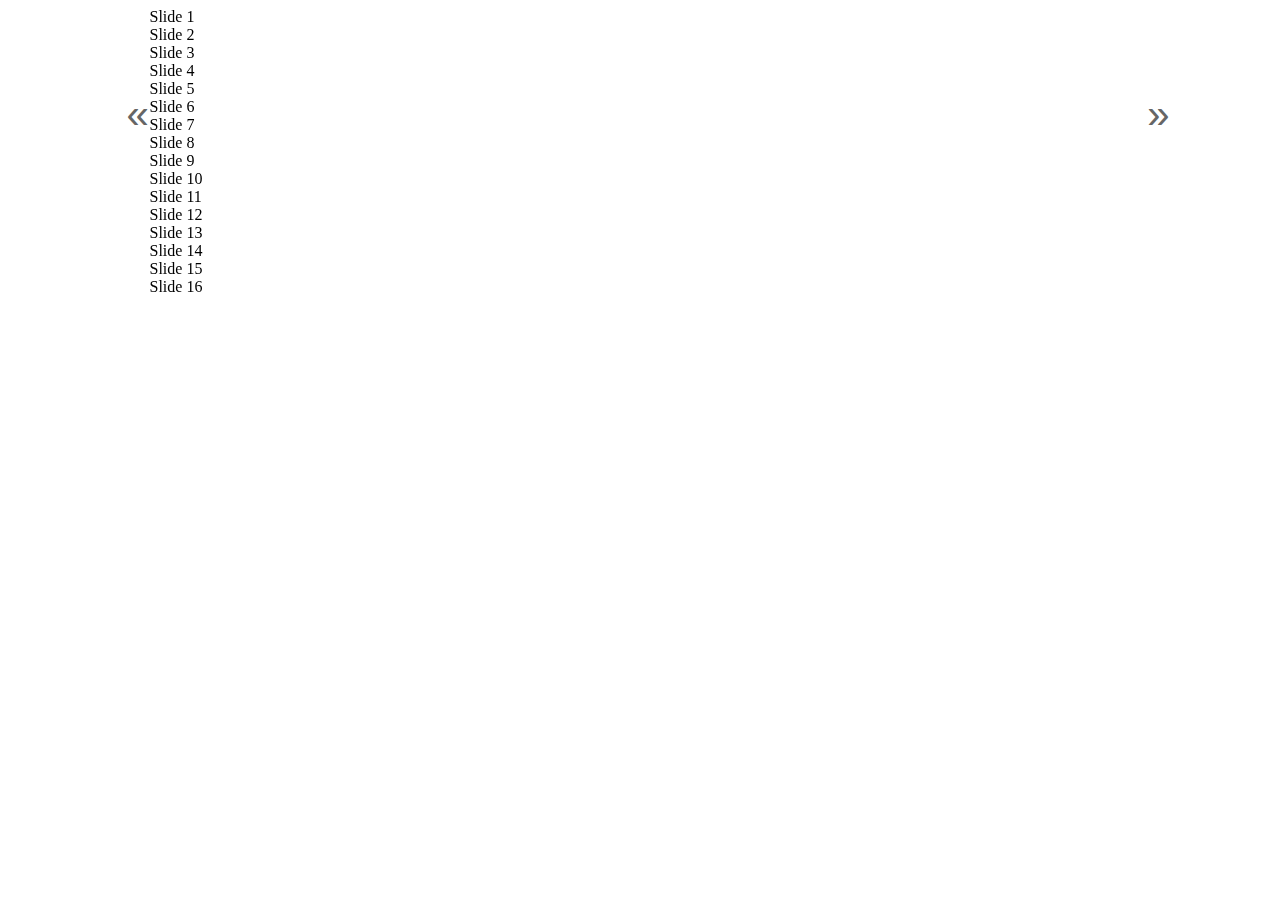
<file: Glider.js-master/index.html>
<!doctype html>
<html>
  <head>
    <meta name="viewport" content="width=device-width, initial-scale=1, shrink-to-fit=no"> <style type="text/css">@-ms-viewport{width:auto!important;}</style>
    <link rel="stylesheet" type="text/css" href="glider.css" />
 
    <script>
   
    </script>


    <!--
        Used to frame the glider on the page

        Not necessary for Glider.js
    -->
    <style type="text/css">
        * {
            box-sizing: border-box
        }
        html, body {
            width: 100%;
            overflow: hidden;
        }
        .glider-contain {
            width: 90%;
            max-width: 997px;
            margin: 0 auto;
        }
        .glider-slide {
            display: flex;
            justify-content: center;
            align-items: center;
            min-height: 300px;
            border: 3px solid currentColor;
            background-image: url('logo.svg');
            background-size:contain;
            background-repeat: no-repeat;
            background-position: center;

        }
        .glider-slide img {
            width: 100%;
        }
        .glider-slide .slide-title {
            font-family: Inter, Roboto, 'Helvetica Neue', 'Arial Nova', 'Nimbus Sans', Arial, sans-serif;
            /* https://modernfontstacks.com/ */
            font-size: 3rem;
            position: relative;
            top: 100px;
        }

        .glider-slide:nth-child(4n+1){
            color:#8cc9f0;
        }
        .glider-slide:nth-child(4n+2) {
            color:#a89cc8;
        }
        .glider-slide:nth-child(4n+3) {
            color:#efa8b0;
        }
        .glider-slide:nth-child(4n) {
            color:#9ef096;
        }
     

        
    </style>
  </head>
  <body>
    <div class="glider-contain">
        <div class="glider">
            <div><span class="slide-title">Slide 1</span></div>
            <div><span class="slide-title">Slide 2</span></div>
            <div><span class="slide-title">Slide 3</span></div>
            <div><span class="slide-title">Slide 4</span></div>
            <div><span class="slide-title">Slide 5</span></div>
            <div><span class="slide-title">Slide 6</span></div>
            <div><span class="slide-title">Slide 7</span></div>
            <div><span class="slide-title">Slide 8</span></div>
            <div><span class="slide-title">Slide 9</span></div>
            <div><span class="slide-title">Slide 10</span></div>
            <div><span class="slide-title">Slide 11</span></div>
            <div><span class="slide-title">Slide 12</span></div>
            <div><span class="slide-title">Slide 13</span></div>
            <div><span class="slide-title">Slide 14</span></div>
            <div><span class="slide-title">Slide 15</span></div>
            <div><span class="slide-title">Slide 16</span></div>
        </div>
        <button class="glider-prev">&laquo;</button>
        <button class="glider-next">&raquo;</button>
        <div id="dots"></div>
    </div>
  </body>
</html>
</file>
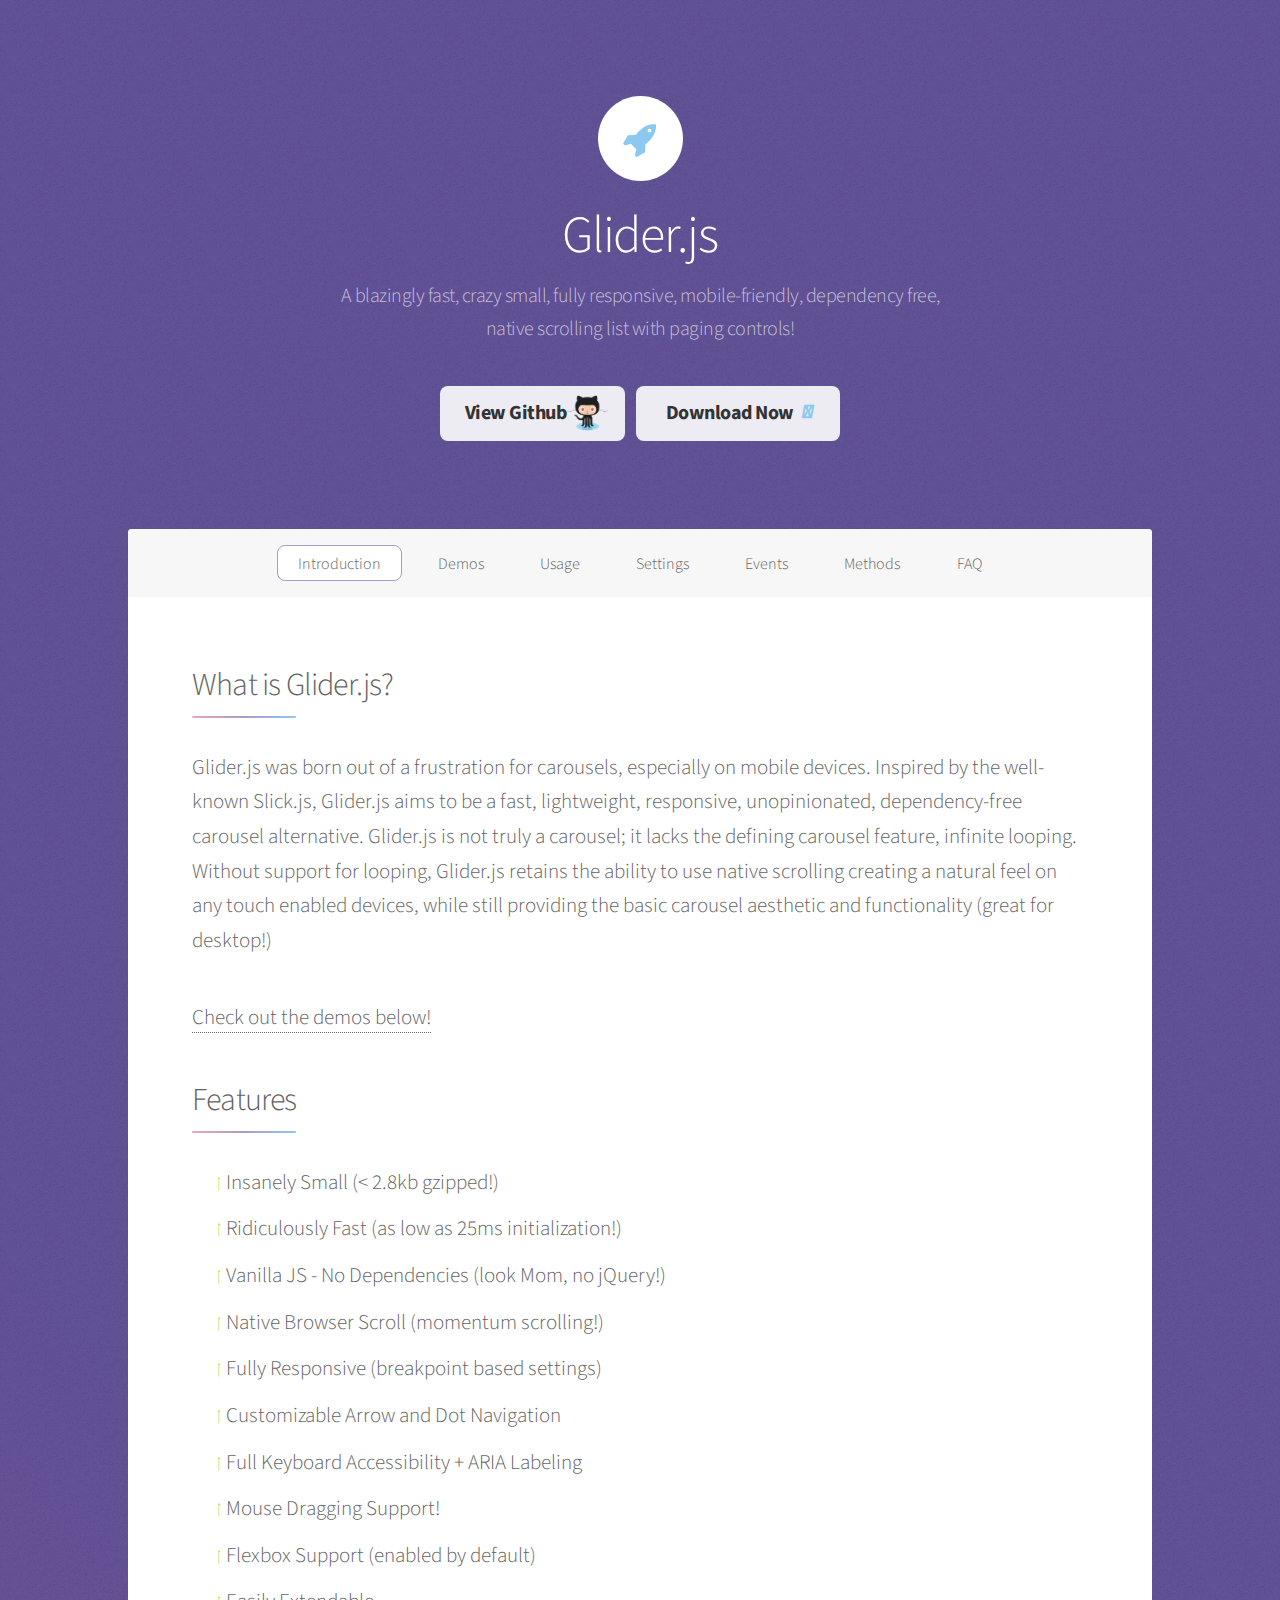
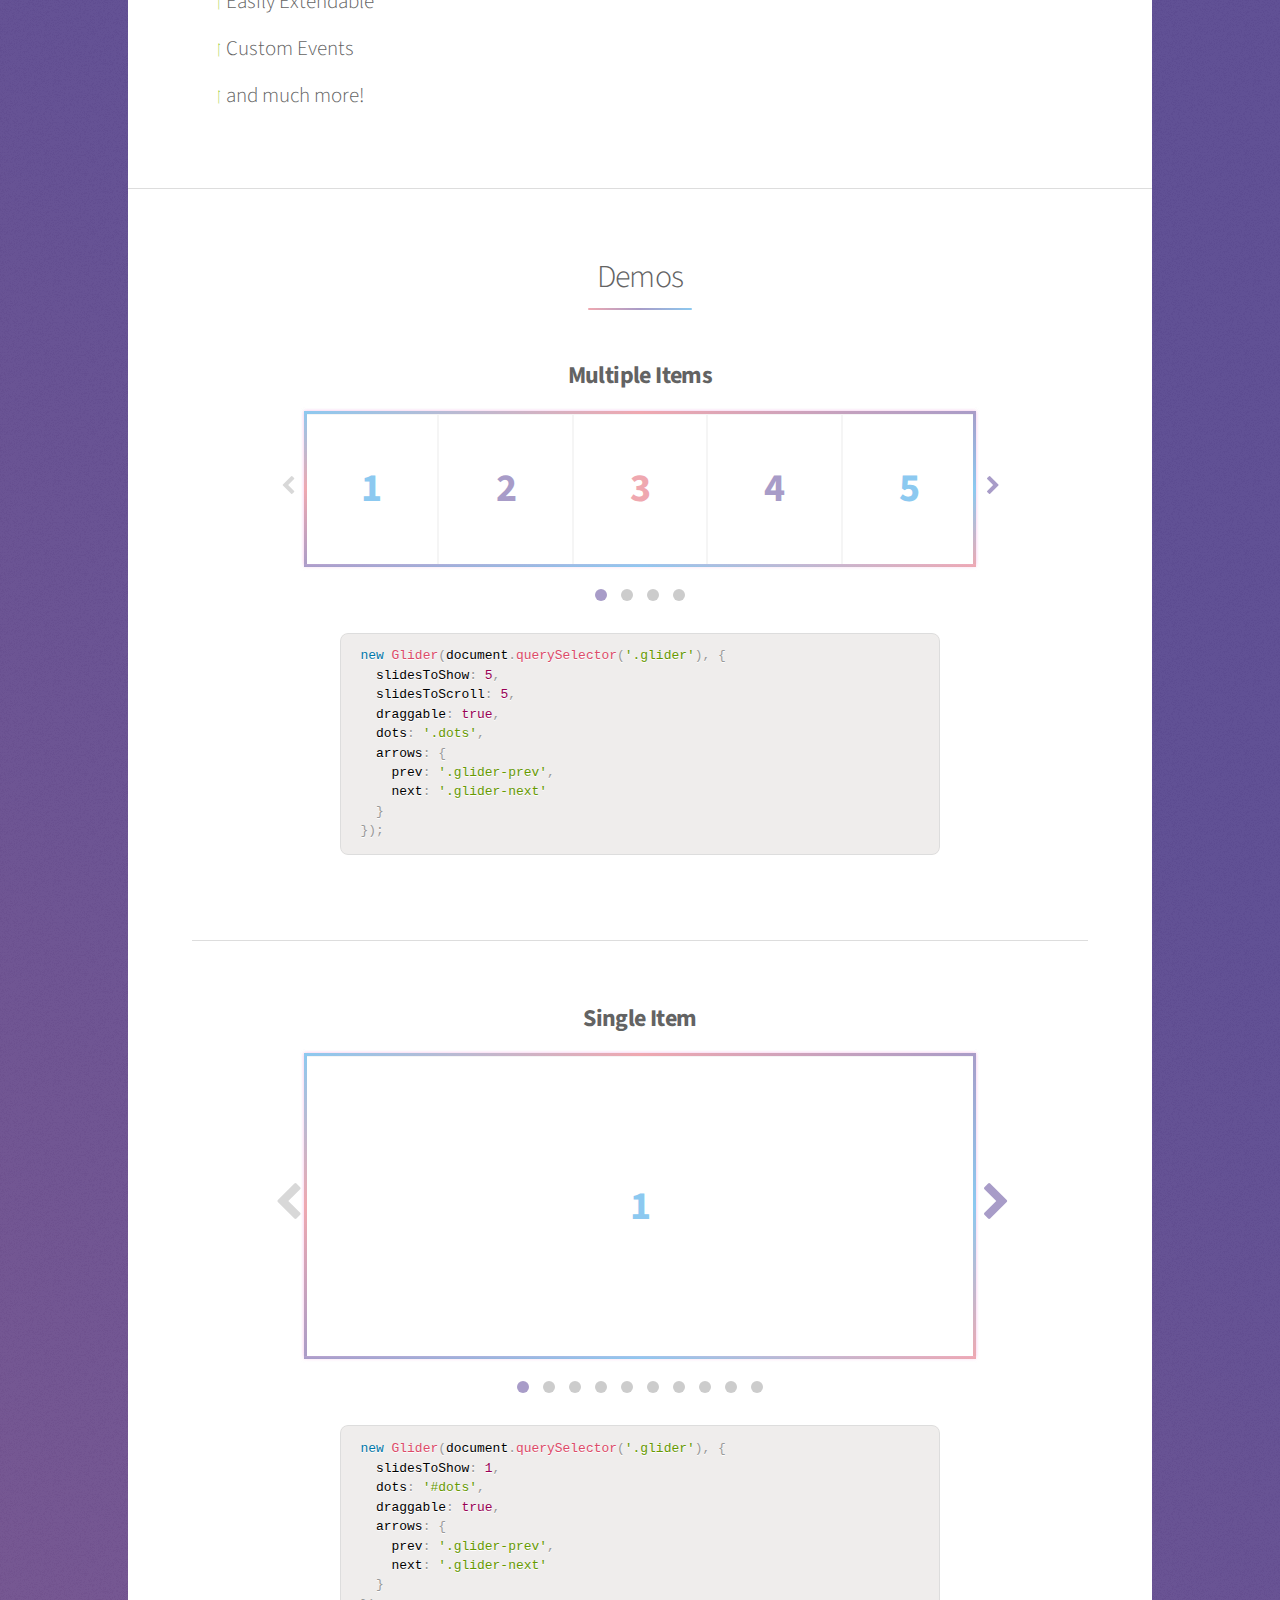
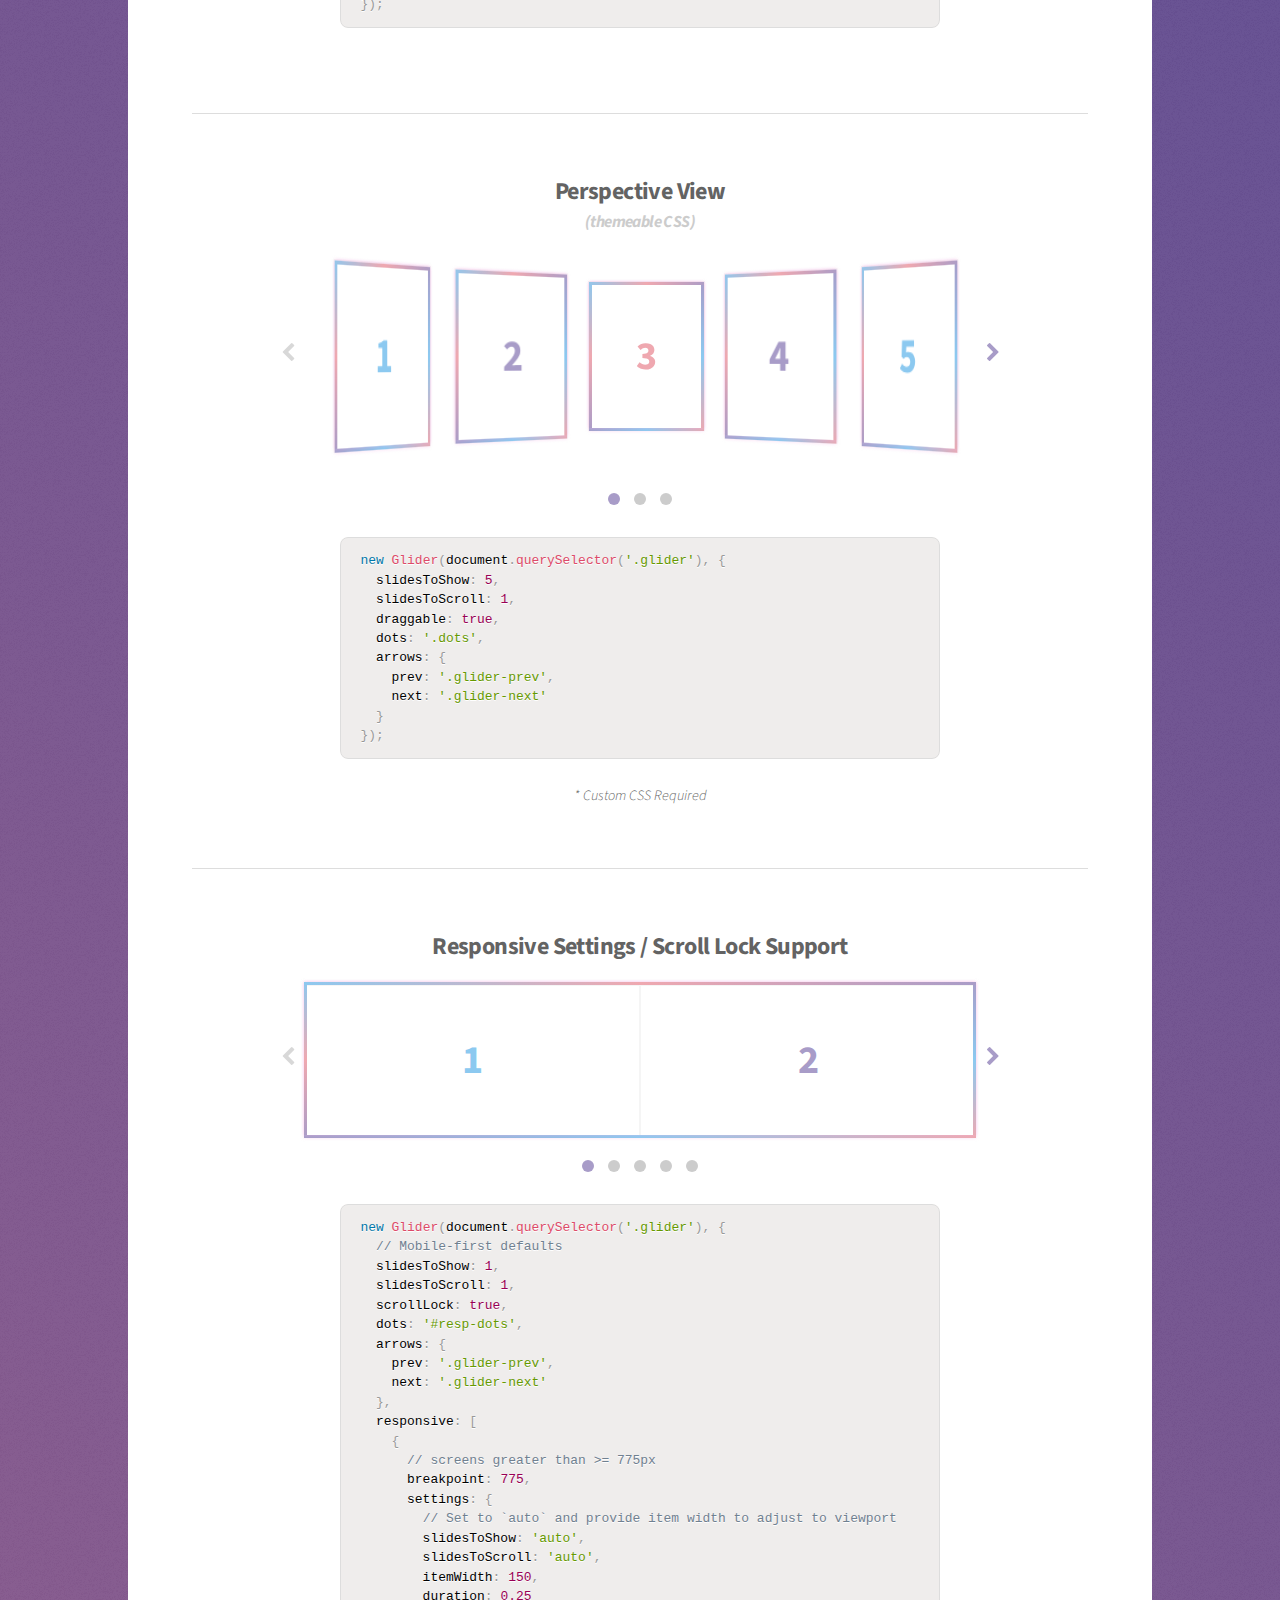
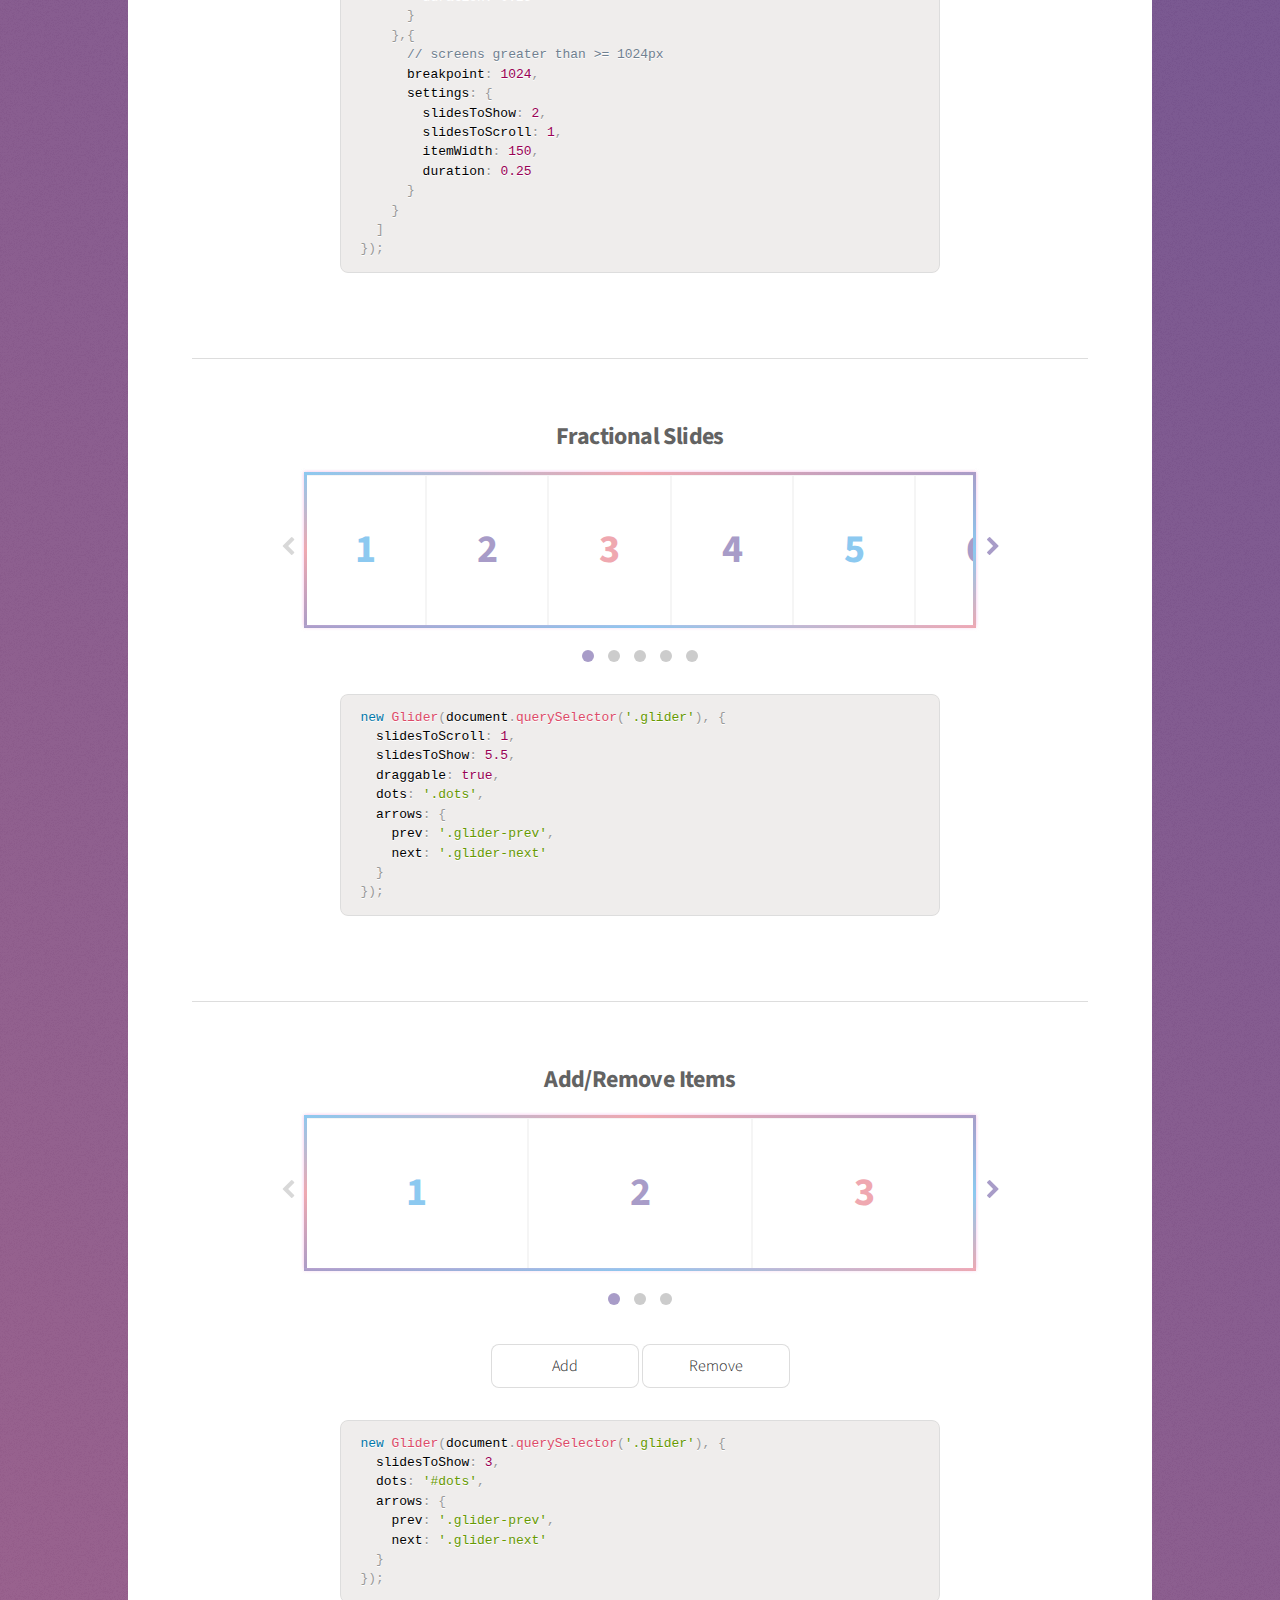
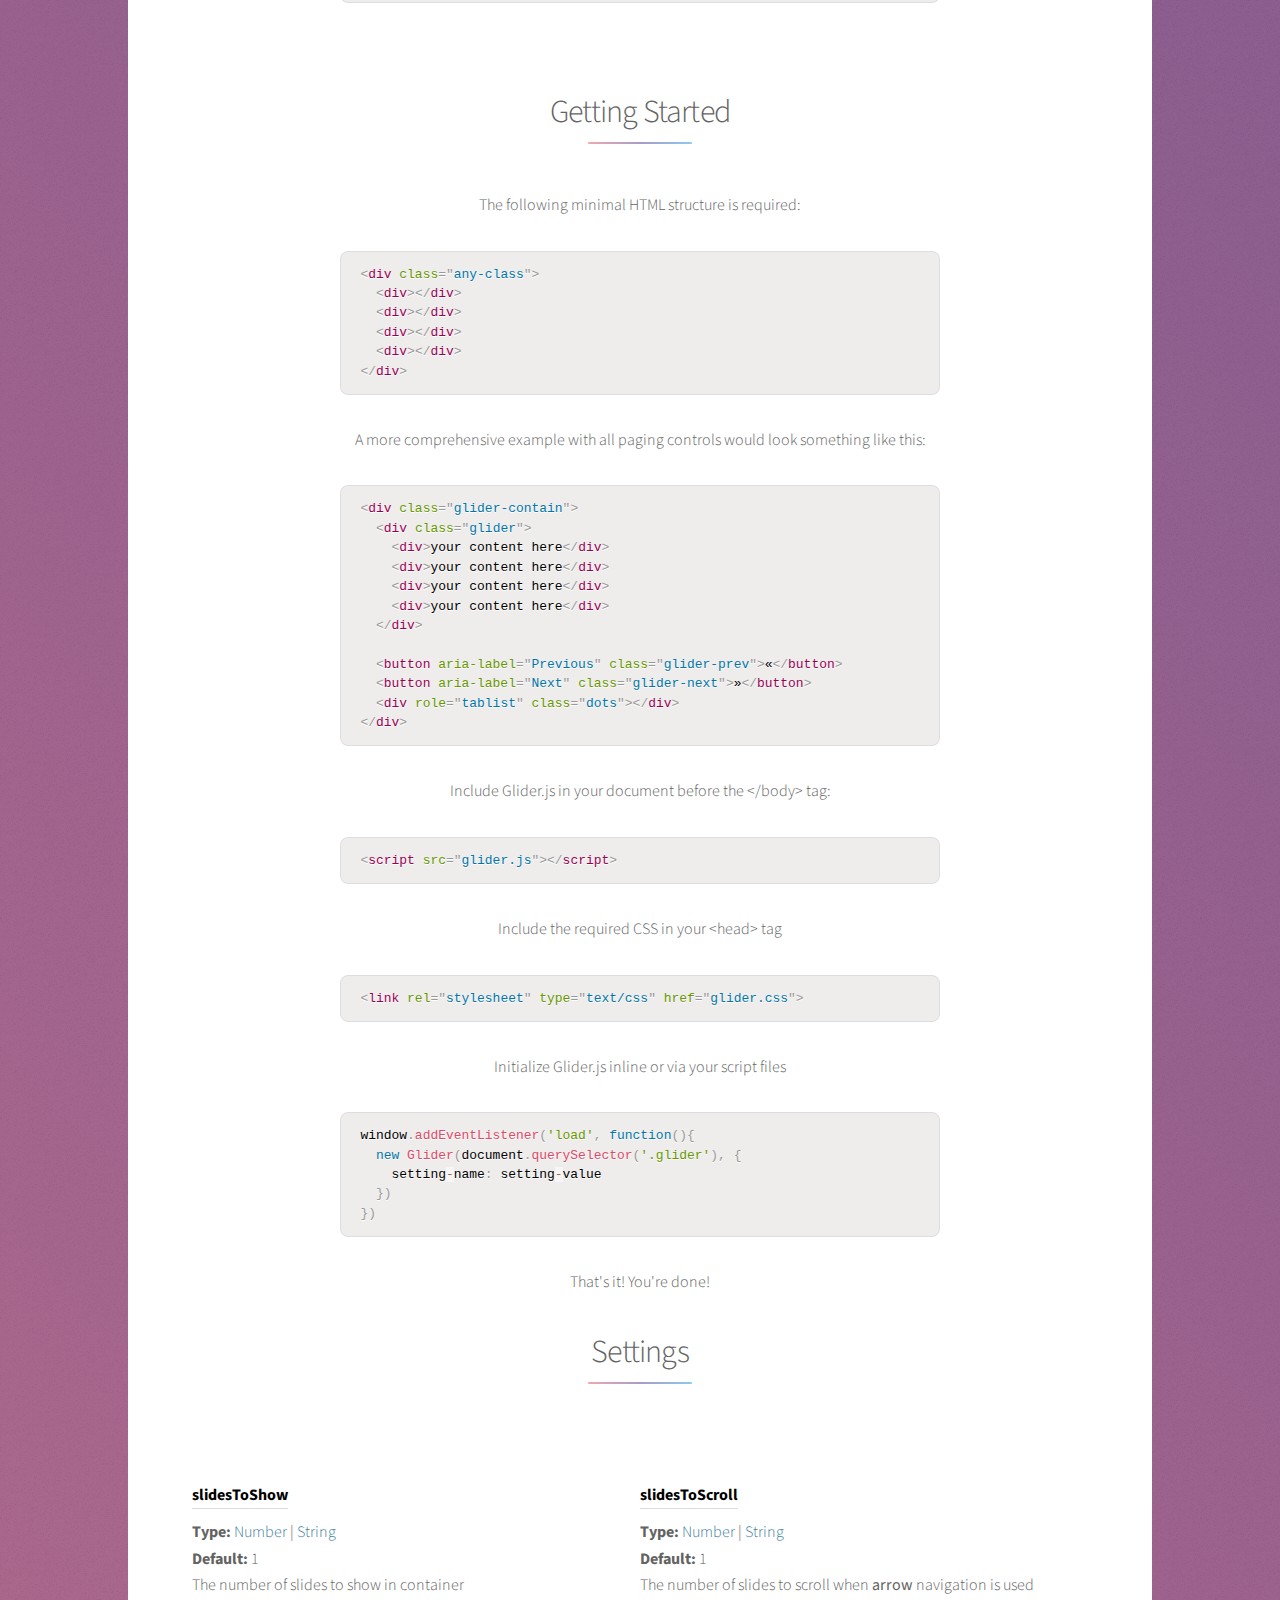
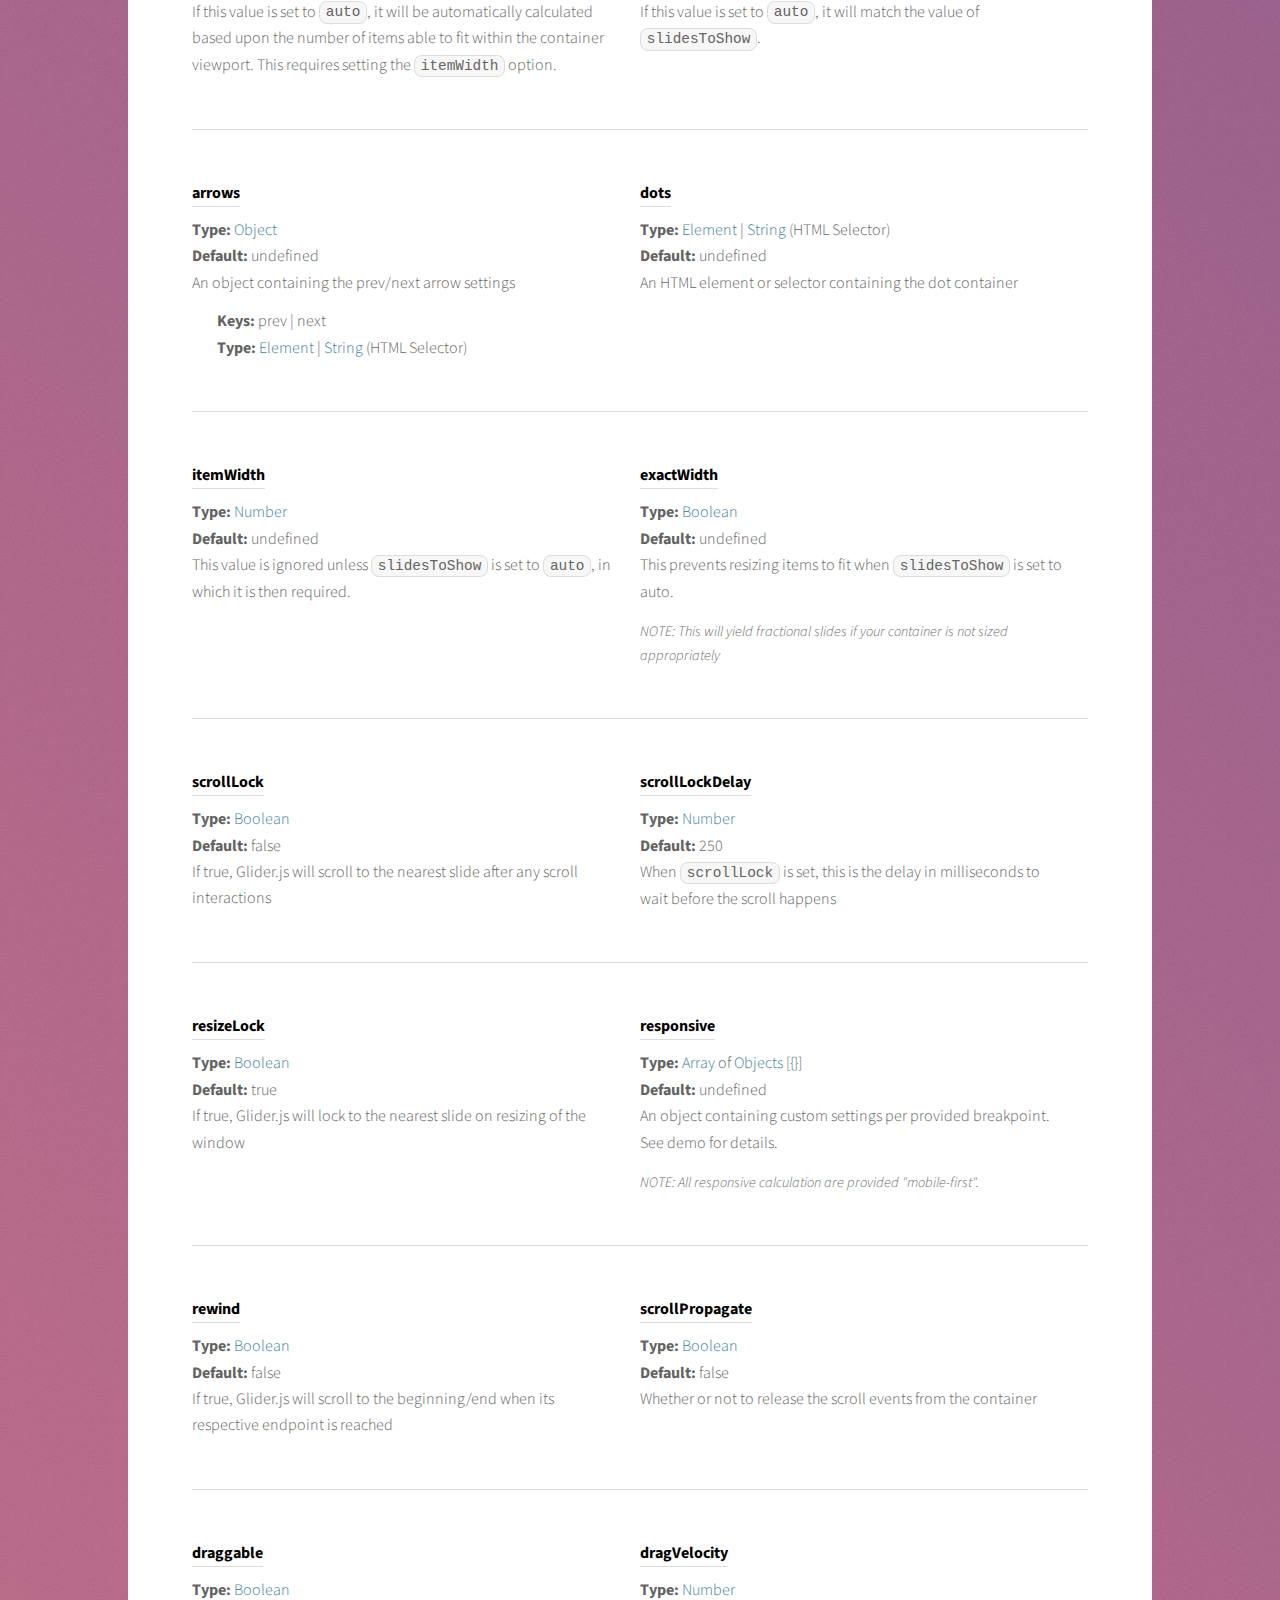
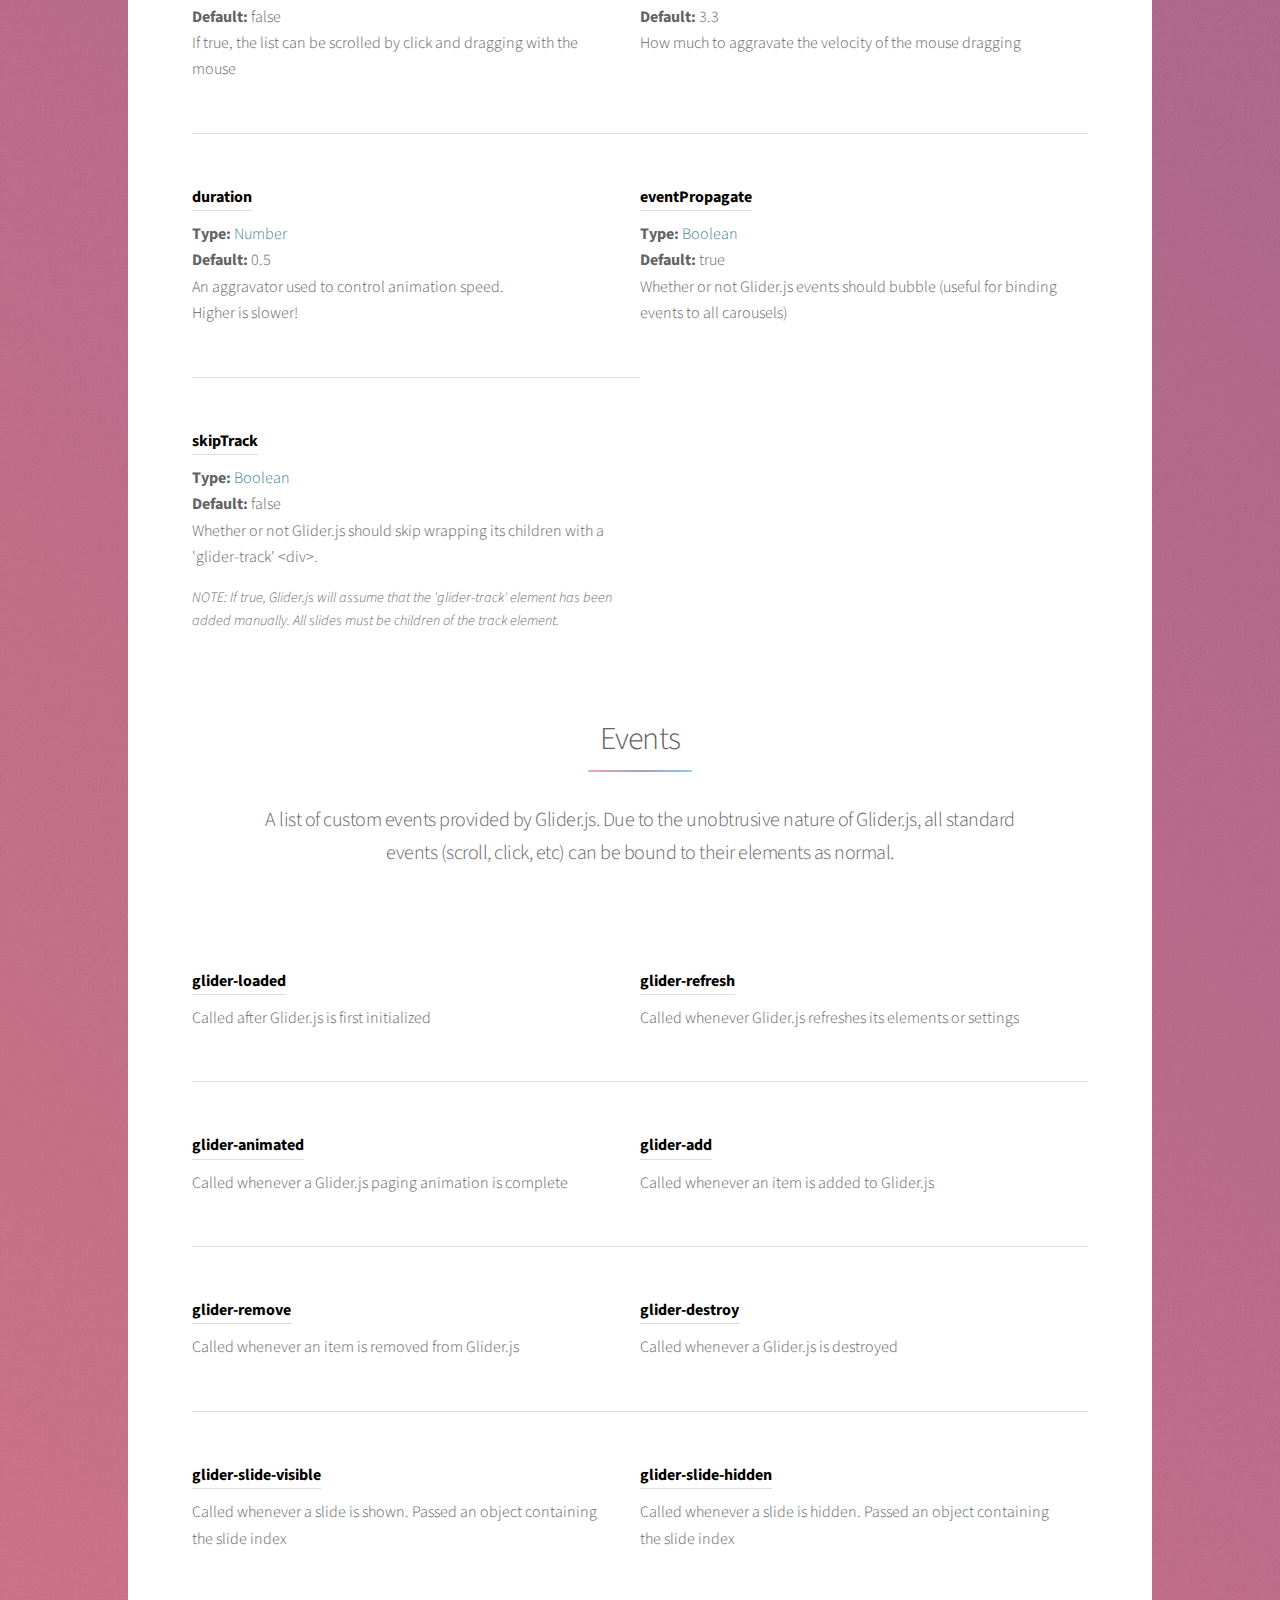
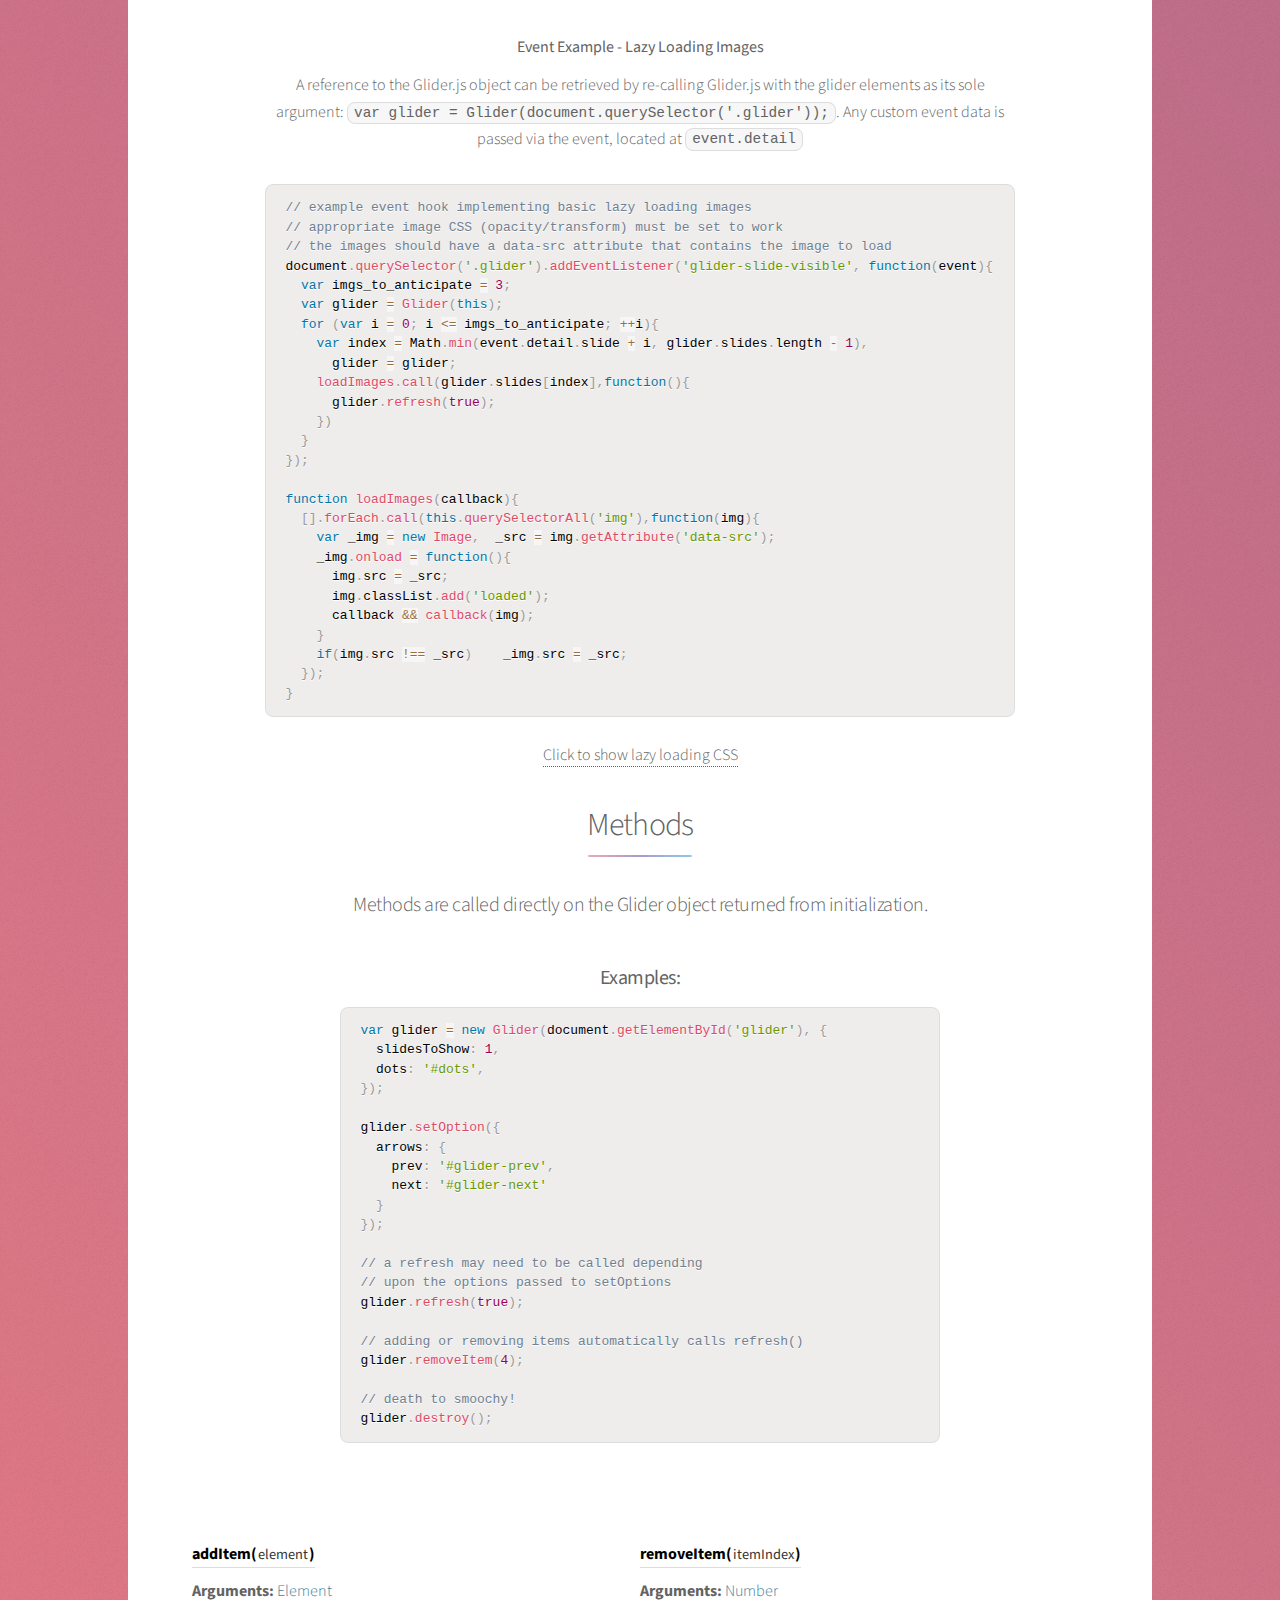
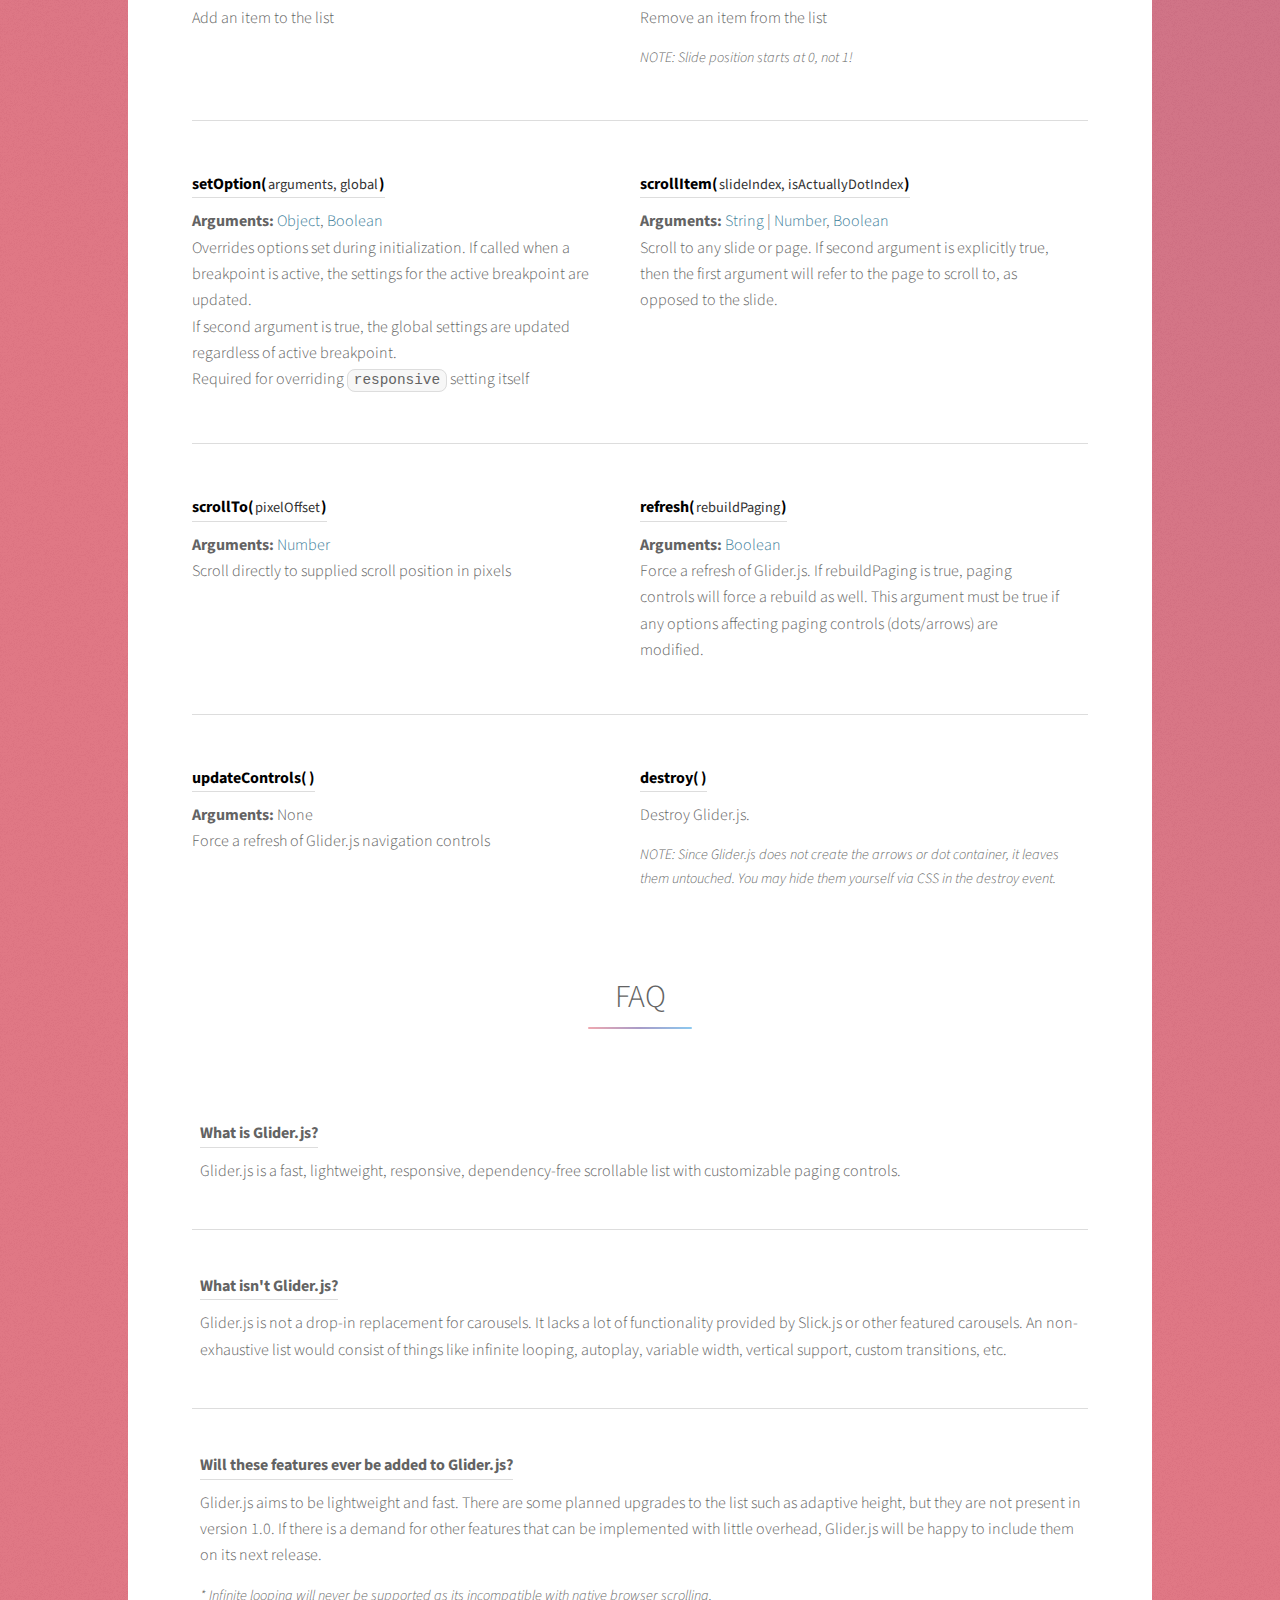
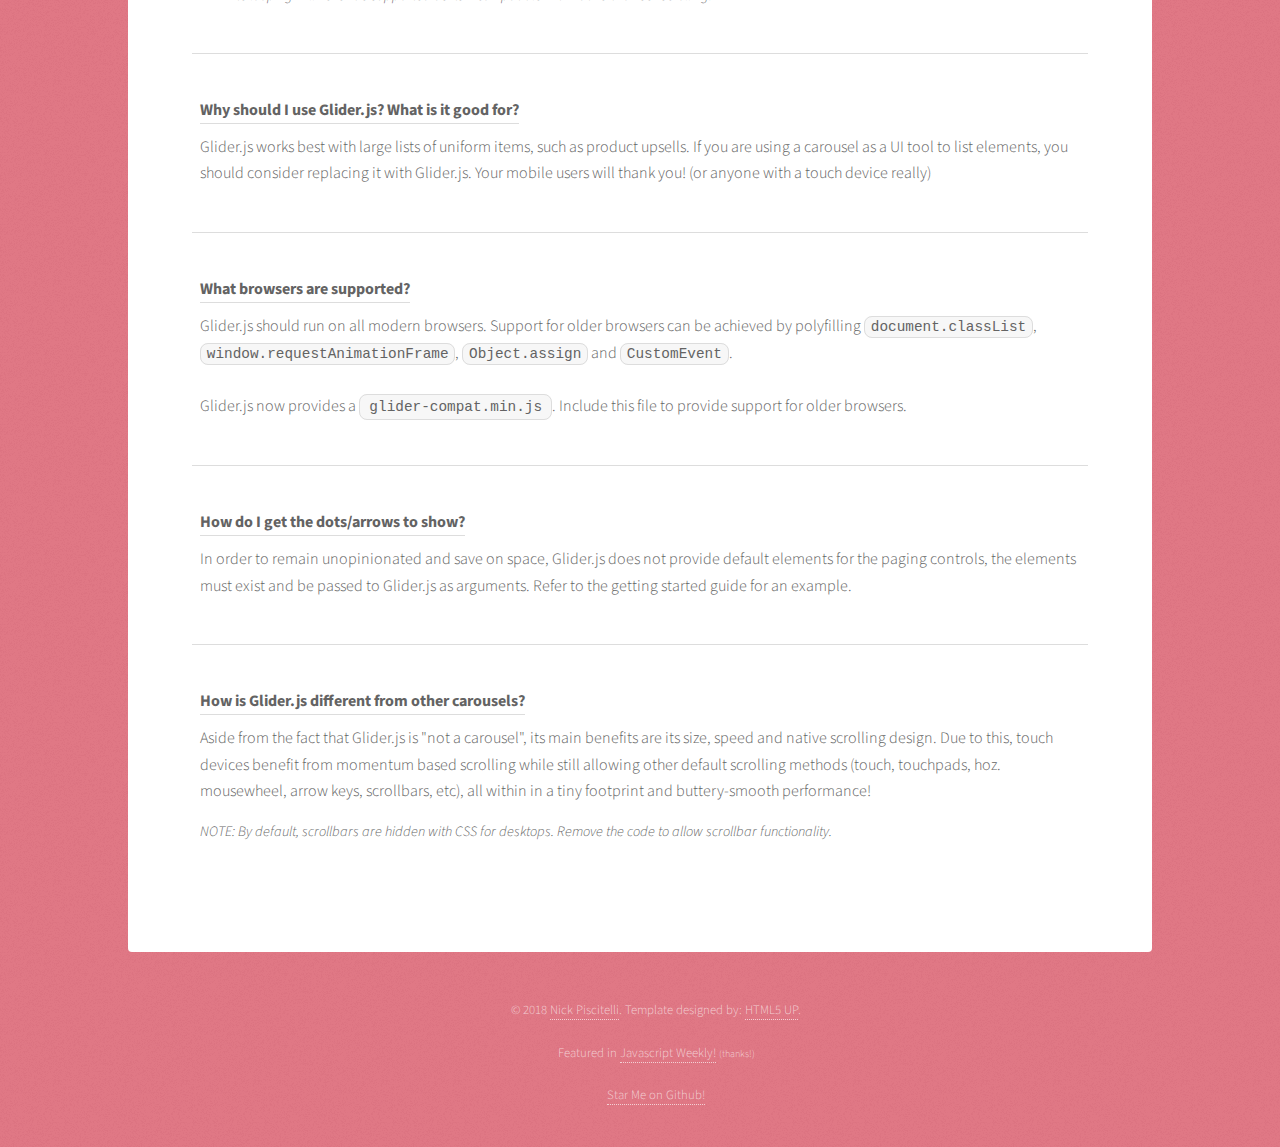
<file: Glider.js-master/docs/index.html>
<!DOCTYPE HTML>
<html>
<head>
  <!--

    _____ __ _     __                _
   / ___// /(_)___/ /___  ____      (_)___
  / (_ // // // _  // -_)/ __/_    / /(_-<
  \___//_//_/ \_,_/ \__//_/  (_)__/ //___/
                               |___/

  Version: 1.5
  Author: Nick Piscitelli (pickykneee)
  Website: https://nickpiscitelli.com
  License: MIT License
  Release Date: October 25th, 2018

  -->
  <title>Glider.js - A fast, lightweight carousel alternative</title>
  <meta charset="utf-8" />
  <link rel="shortcut icon" href="favicon.ico" type="image/x-icon" />
  <meta name='viewport' content='width=device-width, initial-scale=1.0, maximum-scale=1.0, user-scalable=0' />
  <link rel="canonical" href="https://nickpiscitelli.github.io/Glider.js/" />
  <link rel="stylesheet" href="https://use.fontawesome.com/releases/v5.4.1/css/all.css" integrity="sha384-5sAR7xN1Nv6T6+dT2mhtzEpVJvfS3NScPQTrOxhwjIuvcA67KV2R5Jz6kr4abQsz" crossorigin="anonymous">
  <link rel="stylesheet" href="assets/css/prism.css" />
  <link rel="stylesheet" href="assets/css/main.css" />
  <link rel="canonical" href="https://nickpiscitelli.github.io/Glider.js" />
  <noscript>
    <link rel="stylesheet" href="assets/css/noscript.css" />
  </noscript>
  <script src="assets/js/glider-compat.min.js"></script>
  <script src="assets/js/glider.min.js"></script>
</head>

<body class="is-preload">

  <!-- Wrapper -->
  <div id="wrapper">

    <!-- Header -->
    <header id="header" class="alt">
      <span class="logo"><img src="images/logo.svg" alt="" /></span>
      <h1>Glider.js</h1>
      <p>
        A blazingly fast, crazy small, fully responsive, mobile-friendly, dependency free,
        native scrolling list with paging controls!
      </p>
      <p>
        <a href="https://github.com/NickPiscitelli/Glider.js" class="button github">
          <img class="octo" src="images/octo.png" > <span class="mobileHide">View</span> Github
        </a>
        &nbsp;
        <a onclick="ga('send','event','Download Button');" href="https://github.com/NickPiscitelli/Glider.js/archive/master.zip" class="button">
          Download <span class="mobileHide">Now</span>
        <i class="zip fas fa-download dl-icon"></i>
        </a>
      </p>
    </header>

    <!-- Nav -->
    <nav id="nav">
      <ul>
        <li><a href="#intro" class="active">Introduction</a></li>
        <li><a href="#demos">Demos</a></li>
        <li><a href="#usage">Usage</a></li>
        <li><a href="#settings">Settings</a></li>
        <li><a href="#events">Events</a></li>
        <li><a href="#methods">Methods</a></li>
        <li><a href="#faq">FAQ</a></li>
      </ul>
    </nav>
    <!-- Main -->
    <div id="main">
      <!-- Introduction -->
      <section id="intro" class="main">
        <div class="spotlight">
          <div class="content">
            <header class="major">
              <h2>What is Glider.js?</h2>
            </header>
            <p>
              Glider.js was born out of a frustration for carousels, especially on mobile devices. Inspired by the well-known Slick.js, Glider.js aims
              to be a fast, lightweight, responsive, unopinionated, dependency-free carousel alternative. Glider.js is not truly a carousel; it lacks
              the defining carousel feature, infinite looping. Without support for looping, Glider.js retains the ability to use native scrolling creating
              a natural feel on any touch enabled devices, while still providing the basic carousel aesthetic and functionality (great for desktop!)
            </p>
            <p>
              <a href="#demos" class="smooth-scroll">Check out the demos below!</a>
            </p>

            <header class="major">
              <h2>Features</h2>
            </header>
            <ul class="script-features">
              <li><i class="fas fa-check"></i>Insanely Small (&lt; 2.8kb gzipped!)</li>
              <li><i class="fas fa-check"></i>Ridiculously Fast (as low as 25ms initialization!)</li>
              <li><i class="fas fa-check"></i>Vanilla JS - No Dependencies (look Mom, no jQuery!)</li>
              <li><i class="fas fa-check"></i>Native Browser Scroll (momentum scrolling!)</li>
              <li><i class="fas fa-check"></i>Fully Responsive (breakpoint based settings)</li>
              <li><i class="fas fa-check"></i>Customizable Arrow and Dot Navigation</li>
              <li><i class="fas fa-check"></i>Full Keyboard Accessibility + ARIA Labeling</li>
              <li><i class="fas fa-check"></i>Mouse Dragging Support!</li>
              <li><i class="fas fa-check"></i>Flexbox Support (enabled by default)</li>
              <li><i class="fas fa-check"></i>Easily Extendable</li>
              <li><i class="fas fa-check"></i>Custom Events</li>
              <li><i class="fas fa-check"></i>and much more!</li>
            </ul>
          </div>
        </div>
      </section>

      <!-- First Section -->
      <section id="demos" class="main special">
        <header class="major">
          <h2>Demos</h2>
        </header>

        <div class="demo first">
          <h2>Multiple Items</h2>
          <div data-name="Multiple Item" class="glider-contain multiple">
            <div class="gradient-border-bottom">
              <div class="gradient-border">
                <div class="glider" id="glider-double">
                  <div><h1>1</h1></div>
                  <div><h1>2</h1></div>
                  <div><h1>3</h1></div>
                  <div><h1>4</h1></div>
                  <div><h1>5</h1></div>
                  <div><h1>6</h1></div>
                  <div><h1>7</h1></div>
                  <div><h1>8</h1></div>
                  <div><h1>9</h1></div>
                  <div><h1>10</h1></div>
                  <div><h1>11</h1></div>
                  <div><h1>12</h1></div>
                  <div><h1>13</h1></div>
                  <div><h1>14</h1></div>
                  <div><h1>15</h1></div>
                  <div><h1>16</h1></div>
                  <div><h1>17</h1></div>
                  <div><h1>18</h1></div>
                </div>
              </div>
            </div>
            <button role="button" aria-label="Previous" class="glider-prev" id="glider-prev-2"><i class="fa fa-chevron-left"></i></i></button>
            <button role="button" aria-label="Next" class="glider-next" id="glider-next-2"><i class="fa fa-chevron-right"></i></i></button>
            <div id="dots2"></div>
          </div>
          <script>
            window.addEventListener('load', function () {
              window.glides = new Glider(document.getElementById('glider-double'), {
                slidesToShow: 5,
                slidesToScroll: 5,
                draggable: true,
                dots: '#dots2',
                arrows: {
                  prev: '#glider-prev-2',
                  next: '#glider-next-2'
                }
              })
            });
          </script>
          <pre class="line-numbers language-javascript">
            <code class="line-numbers language-javascript">
              new Glider(document.querySelector('.glider'), {
                slidesToShow: 5,
                slidesToScroll: 5,
                draggable: true,
                dots: '.dots',
                arrows: {
                  prev: '.glider-prev',
                  next: '.glider-next'
                }
              });
            </code>
          </pre>
        </div>


        <div class="demo">
          <h2>Single Item</h2>
          <div data-name="Single Item" class="glider-contain">
            <div class="gradient-border-bottom">
              <div class="gradient-border">
                <div class="glider" id="glider-single">
                  <div><h1>1</h1></div>
                  <div><h1>2</h1></div>
                  <div><h1>3</h1></div>
                  <div><h1>4</h1></div>
                  <div><h1>5</h1></div>
                  <div><h1>6</h1></div>
                  <div><h1>7</h1></div>
                  <div><h1>8</h1></div>
                  <div><h1>9</h1></div>
                  <div><h1>10</h1></div>
                </div>
              </div>
            </div>
            <button role="button" aria-label="Previous" class="glider-prev" id="glider-prev"><i class="fa fa-chevron-left"></i></i></button>
            <button role="button" aria-label="Next" class="glider-next" id="glider-next"><i class="fa fa-chevron-right"></i></i></button>
            <div id="dots"></div>
          </div>
          <script>
            window.addEventListener('load', function(){
              new Glider(document.getElementById('glider-single'), {
                slidesToShow: 1,
                dots: '#dots',
                draggable: true,
                arrows: {
                  prev: '#glider-prev',
                  next: '#glider-next'
                },
                easing: function (x, t, b, c, d) {
                  return c*(t/=d)*t + b;
                }
              });
            });
          </script>

          <pre class="line-numbers language-javascript">
            <code class="line-numbers language-javascript">
              new Glider(document.querySelector('.glider'), {
                slidesToShow: 1,
                dots: '#dots',
                draggable: true,
                arrows: {
                  prev: '.glider-prev',
                  next: '.glider-next'
                }
              });
            </code>
          </pre>
        </div>

        <div class="demo persp">
          <h2>Perspective View<span class="aside">(themeable CSS)</span></h2>
          <div data-name="Perspective View" class="glider-contain multiple">
            <div class="glider glider-persp" id="glider-persp">
              <div><div class="gradient-border-bottom"><div class="gradient-border"><h1>1</h1></div></div></div>
              <div><div class="gradient-border-bottom"><div class="gradient-border"><h1>2</h1></div></div></div>
              <div><div class="gradient-border-bottom"><div class="gradient-border"><h1>3</h1></div></div></div>
              <div><div class="gradient-border-bottom"><div class="gradient-border"><h1>4</h1></div></div></div>
              <div><div class="gradient-border-bottom"><div class="gradient-border"><h1>5</h1></div></div></div>
              <div><div class="gradient-border-bottom"><div class="gradient-border"><h1>6</h1></div></div></div>
              <div><div class="gradient-border-bottom"><div class="gradient-border"><h1>7</h1></div></div></div>
              <div><div class="gradient-border-bottom"><div class="gradient-border"><h1>8</h1></div></div></div>
              <div><div class="gradient-border-bottom"><div class="gradient-border"><h1>9</h1></div></div></div>
              <div><div class="gradient-border-bottom"><div class="gradient-border"><h1>10</h1></div></div></div>
              <div><div class="gradient-border-bottom"><div class="gradient-border"><h1>11</h1></div></div></div>
              <div><div class="gradient-border-bottom"><div class="gradient-border"><h1>12</h1></div></div></div>
              <div><div class="gradient-border-bottom"><div class="gradient-border"><h1>13</h1></div></div></div>
              <div><div class="gradient-border-bottom"><div class="gradient-border"><h1>14</h1></div></div></div>
              <div><div class="gradient-border-bottom"><div class="gradient-border"><h1>15</h1></div></div></div>
            </div>
            <button role="button" aria-label="Previous" class="glider-prev" id="glider-prev-per"><i class="fa fa-chevron-left"></i></i></button>
            <button role="button" aria-label="Next" class="glider-next" id="glider-next-per"><i class="fa fa-chevron-right"></i></i></button>
            <div id="dots-per"></div>
          </div>
          <script>
            window.addEventListener('load', function () {
              window.glides = new Glider(document.getElementById('glider-persp'), {
                slidesToShow: 5,
                slidesToScroll: 1,
                draggable: true,
                dots: '#dots-per',
                arrows: {
                  prev: '#glider-prev-per',
                  next: '#glider-next-per'
                }
              })
            });
          </script>
          <pre class="line-numbers language-javascript">
            <code class="line-numbers language-javascript">
              new Glider(document.querySelector('.glider'), {
                slidesToShow: 5,
                slidesToScroll: 1,
                draggable: true,
                dots: '.dots',
                arrows: {
                  prev: '.glider-prev',
                  next: '.glider-next'
                }
              });
            </code>
          </pre>
          <span class="aside">* Custom CSS Required</span>
        </div>
        <div class="demo">
          <h2>Responsive Settings / Scroll Lock Support</h2>
          <div data-name="Responsive Settings" class="glider-contain multiple">
            <div class="gradient-border-bottom">
              <div class="gradient-border">
                <div class="glider" id="glider-resp">
                  <div><h1>1</h1></div>
                  <div><h1>2</h1></div>
                  <div><h1>3</h1></div>
                  <div><h1>4</h1></div>
                  <div><h1>5</h1></div>
                  <div><h1>6</h1></div>
                  <div><h1>7</h1></div>
                  <div><h1>8</h1></div>
                  <div><h1>9</h1></div>
                  <div><h1>10</h1></div>
                </div>
              </div>
            </div>
            <button role="button" aria-label="Previous" class="glider-prev" id="glider-prev-resp"><i class="fa fa-chevron-left"></i></i></button>
            <button role="button" aria-label="Next" class="glider-next" id="glider-next-resp"><i class="fa fa-chevron-right"></i></i></button>
            <div id="resp-dots"></div>
          </div>
          <script>
            window.addEventListener('load',function(){
              new Glider(document.querySelector('#glider-resp'), {
                // Mobile-first defaults
                slidesToShow: 1,
                slidesToScroll: 1,
                scrollLock: true,
                dots: '#resp-dots',
                arrows: {
                  prev: '#glider-prev-resp',
                  next: '#glider-next-resp'
                },
                responsive: [
                  {
                    breakpoint: 775,
                    settings: {
                      slidesToShow: 'auto',
                      slidesToScroll: 'auto',
                      itemWidth: 150,
                      duration: 0.25
                    }
                  },{
                    breakpoint: 1024,
                    settings: {
                      slidesToShow: 2,
                      slidesToScroll: 1,
                      itemWidth: 150,
                      duration: 0.25
                    }
                  }
                ]
              })
            });
          </script>

          <pre class="line-numbers language-javascript">
            <code class="line-numbers language-javascript">
              new Glider(document.querySelector('.glider'), {
                // Mobile-first defaults
                slidesToShow: 1,
                slidesToScroll: 1,
                scrollLock: true,
                dots: '#resp-dots',
                arrows: {
                  prev: '.glider-prev',
                  next: '.glider-next'
                },
                responsive: [
                  {
                    // screens greater than >= 775px
                    breakpoint: 775,
                    settings: {
                      // Set to `auto` and provide item width to adjust to viewport
                      slidesToShow: 'auto',
                      slidesToScroll: 'auto',
                      itemWidth: 150,
                      duration: 0.25
                    }
                  },{
                    // screens greater than >= 1024px
                    breakpoint: 1024,
                    settings: {
                      slidesToShow: 2,
                      slidesToScroll: 1,
                      itemWidth: 150,
                      duration: 0.25
                    }
                  }
                ]
              });
            </code>
          </pre>
        </div>

        <div class="demo">
          <h2>Fractional Slides</h2>
          <div data-name="Fractional Slides" class="glider-contain multiple">
            <div class="gradient-border-bottom">
              <div class="gradient-border">
                <div class="glider" id="glider-cut">
                  <div><h1>1</h1></div>
                  <div><h1>2</h1></div>
                  <div><h1>3</h1></div>
                  <div><h1>4</h1></div>
                  <div><h1>5</h1></div>
                  <div><h1>6</h1></div>
                  <div><h1>7</h1></div>
                  <div><h1>8</h1></div>
                  <div><h1>9</h1></div>
                  <div><h1>10</h1></div>
                  <div><h1>11</h1></div>
                  <div><h1>12</h1></div>
                  <div><h1>13</h1></div>
                  <div><h1>14</h1></div>
                  <div><h1>15</h1></div>
                  <div><h1>16</h1></div>
                  <div><h1>17</h1></div>
                  <div><h1>18</h1></div>
                  <div><h1>19</h1></div>
                  <div><h1>20</h1></div>
                  <div><h1>21</h1></div>
                  <div><h1>22</h1></div>
                  <div><h1>23</h1></div>
                  <div><h1>24</h1></div>
                </div>
              </div>
            </div>
            <button role="button" aria-label="Previous" class="glider-prev" id="cut-prev"><i class="fa fa-chevron-left"></i></i></button>
            <button role="button" aria-label="Next" class="glider-next" id="cut-next"><i class="fa fa-chevron-right"></i></i></button>
            <div role="tablist" id="frac-dots"></div>
          </div>
          <script>
            window.addEventListener('load',function(){
              var glider = new Glider(document.getElementById('glider-cut'), {
                slidesToScroll: 1,
                slidesToShow: 5.5,
                draggable: true,
                dots: '#frac-dots',
                arrows: {
                  prev: '#cut-prev',
                  next: '#cut-next'
                }
              });
            })
          </script>

          <pre class="line-numbers language-javascript">
            <code class="line-numbers language-javascript">
              new Glider(document.querySelector('.glider'), {
                slidesToScroll: 1,
                slidesToShow: 5.5,
                draggable: true,
                dots: '.dots',
                arrows: {
                  prev: '.glider-prev',
                  next: '.glider-next'
                }
              });
            </code>
          </pre>
        </div>

        <div class="demo">
          <div id="add"><h1></h1></div>
          <h2>Add/Remove Items</h2>
          <div data-name="Add/Remove Items" class="glider-contain multiple">
            <div class="gradient-border-bottom">
              <div class="gradient-border">
                <div class="glider" id="glider-add">
                  <div><h1>1</h1></div>
                  <div><h1>2</h1></div>
                  <div><h1>3</h1></div>
                  <div><h1>4</h1></div>
                  <div><h1>5</h1></div>
                  <div><h1>6</h1></div>
                  <div><h1>7</h1></div>
                  <div><h1>8</h1></div>
                  <div><h1>9</h1></div>
                </div>
              </div>
            </div>
            <button role="button" aria-label="Previous" class="glider-prev" id="glider-prev-add"><i class="fa fa-chevron-left"></i></i></button>
            <button role="button" aria-label="Next" class="glider-next" id="glider-next-add"><i class="fa fa-chevron-right"></i></i></button>
            <div id="add-dots"></div>
          </div>
          <p class="buttons">
            <a class="button" id="addSlide">Add</a>
            <a class="button" id="removeSlide">Remove</a>
          </p>
          <script>
          window.addEventListener('load',function(){
            var glider = new Glider(document.getElementById('glider-add'), {
              slidesToShow: 3,
              duration: .6,
              dots: '#add-dots',
              arrows: {
                prev: '#glider-prev-add',
                next: '#glider-next-add'
              }
            });
            document.getElementById('addSlide').addEventListener('click',function(){
              var ele = document.getElementById('add').cloneNode(true);
              ele.id = '';
              ele.querySelector('h1').textContent = glider.slides.length + 1;
              glider.addItem(ele);
              try{
                ga('send','event','Add/Remove Item', 'Add')
              } catch(ex){}
            });
            document.getElementById('removeSlide').addEventListener('click',function(){
              glider.removeItem(glider.slides.length - 1);
              try{
                ga('send','event','Add/Remove Item', 'Remove')
              } catch(ex){}
            });
          })
          </script>

          <pre class="line-numbers language-javascript">
            <code class="line-numbers language-javascript">
              new Glider(document.querySelector('.glider'), {
                slidesToShow: 3,
                dots: '#dots',
                arrows: {
                  prev: '.glider-prev',
                  next: '.glider-next'
                }
              });
            </code>
          </pre>
        </div>
        <!--
        <div class="demo">
          <div id="add"><h1></h1></div>
          <h2>Demo with Content</h2>
          <div class="glider-contain content">
            <div class="glider" id="glider-content">
              <div>
                <div class="gradient-border-bottom">
                  <div class="gradient-border">
                    <div class="article">
                      <img src="http://placehold.it/150/C9E1F5/FFFFFF?text=$_">
                      <h4 class="cool-border">Awesome JS</h4>
                      <p>Wow! Can you believe that Glider.js is only 1.7kb gzipped?! That's pretty small!</p>
                      <a class="read-more">Read More</a>
                    </div>
                  </div>
                </div>
              </div>
              <div>
                <div class="gradient-border-bottom">
                  <div class="gradient-border">
                    <div class="article">
                      <img src="http://placehold.it/150/C9E1F5/FFFFFF?text=>_">
                      <h4 class="cool-border short">JS Weekly</h4>
                      <p>New library Glider.js has absolutely no dependencies! jQuery?  What's that?</p>
                      <a class="read-more">Read More</a>
                    </div>
                  </div>
                </div>
              </div>
              <div>
                <div class="gradient-border-bottom">
                  <div class="gradient-border">
                    <div class="article">
                      <img src="http://placehold.it/150/C9E1F5/FFFFFF?text=0x">
                      <h4 class="cool-border long">Readers MD5 Digest</h4>
                      <p>Glider.js - Wow. Just wow. A must have for any product upsell or content list!</p>
                      <a class="read-more">Read More</a>
                    </div>
                  </div>
                </div>
              </div>
              <div>
                <div class="gradient-border-bottom">
                  <div class="gradient-border">
                    <div class="article">
                      <img src="http://placehold.it/150/C9E1F5/FFFFFF?text=$_">
                      <h4 class="cool-border">Awesome JS</h4>
                      <p>Did you really think they would be different than the previous?</p>
                      <a class="read-more">Read More</a>
                    </div>
                  </div>
                </div>
              </div>
              <div>
                <div class="gradient-border-bottom">
                  <div class="gradient-border">
                    <div class="article">
                      <img src="http://placehold.it/150/C9E1F5/FFFFFF?text=>_">
                      <h4 class="cool-border short">JS Weekly</h4>
                      <p>I'm a programmer, not a writer. Don't expect so much.</p>
                      <a class="read-more">Read More</a>
                    </div>
                  </div>
                </div>
              </div>
              <div>
                <div class="gradient-border-bottom">
                  <div class="gradient-border">
                    <div class="article">
                      <img src="http://placehold.it/150/C9E1F5/FFFFFF?text=0x">
                      <h4 class="cool-border long">Readers SHA1 Digest</h4>
                      <p>Well, at least there was an issue upgrade.</p>
                      <a class="read-more">Read More</a>
                    </div>
                  </div>
                </div>
              </div>
              <div>
                <div class="gradient-border-bottom">
                  <div class="gradient-border">
                    <div class="article">
                      <img src="http://placehold.it/150/C9E1F5/FFFFFF?text=$_">
                      <h4 class="cool-border">Awesome JS</h4>
                      <p>Ok, now you're getting greedy.</p>
                      <a class="read-more">Read More</a>
                    </div>
                  </div>
                </div>
              </div>
              <div>
                <div class="gradient-border-bottom">
                  <div class="gradient-border">
                    <div class="article">
                      <img src="http://placehold.it/150/C9E1F5/FFFFFF?text=>_">
                      <h4 class="cool-border short">JS Weekly</h4>
                      <p>How much content do you think I can produce?</p>
                      <a class="read-more">Read More</a>
                    </div>
                  </div>
                </div>
              </div>
              <div>
                <div class="gradient-border-bottom">
                  <div class="gradient-border">
                    <div class="article">
                      <img src="http://placehold.it/150/C9E1F5/FFFFFF?text=0x">
                      <h4 class="cool-border long">Readers SHA256 Digest</h4>
                      <p>I should have disabled the dots for optimal suspense.</p>
                      <a class="read-more">Read More</a>
                    </div>
                  </div>
                </div>
              </div>
              <div>
                <div class="gradient-border-bottom">
                  <div class="gradient-border">
                    <div class="article">
                      <img src="http://placehold.it/150/C9E1F5/FFFFFF?text=$_">
                      <h4 class="cool-border">Awesome JS</h4>
                      <p>You would have just ended up looking at the arrows anyway.</p>
                      <a class="read-more">Read More</a>
                    </div>
                  </div>
                </div>
              </div>
              <div>
                <div class="gradient-border-bottom">
                  <div class="gradient-border">
                    <div class="article">
                      <img src="http://placehold.it/150/C9E1F5/FFFFFF?text=>_">
                      <h4 class="cool-border short">JS Weekly</h4>
                      <p>At least you know it's almost over soon.</p>
                      <a class="read-more">Read More</a>
                    </div>
                  </div>
                </div>
              </div>
              <div>
                <div class="gradient-border-bottom">
                  <div class="gradient-border">
                    <div class="article">
                      <img src="http://placehold.it/150/C9E1F5/FFFFFF?text=0x">
                      <h4 class="cool-border long">Readers SHA512 Digest</h4>
                      <p>
                        2b38627595da6be<br>
                        Nice hash.
                      </p>
                      <a class="read-more">Read More</a>
                    </div>
                  </div>
                </div>
              </div>
              <div>
                <div class="gradient-border-bottom">
                  <div class="gradient-border">
                    <div class="article">
                      <img src="http://placehold.it/150/C9E1F5/FFFFFF?text=$_">
                      <h4 class="cool-border">Awesome JS</h4>
                      <p>I hope you expected more.</p>
                      <a class="read-more">Read More</a>
                    </div>
                  </div>
                </div>
              </div>
            </div>
            <div id="dots-content"></div>
            <button role="button" aria-label="Previous" class="glider-prev" id="glider-prev-content"><i class="fa fa-chevron-left"></i></i></button>
            <button role="button" aria-label="Next" class="glider-next" id="glider-next-content"><i class="fa fa-chevron-right"></i></i></button>
          </div>
          <script>
            new Glider(document.getElementById('glider-content'), {
              slidesToShow: 1,
              slidesToScroll: 1,
              duration: .75,
              easing: function (x, t, b, c, d) {
                return c*(t/=d)*t + b;
              },
              dots: '#dots-content',
              arrows: {
                prev: '#glider-prev-content',
                next: '#glider-next-content'
              },
              responsive: [{
                breakpoint: 900,
                settings: {
                  slidesToShow: 3,
                  slidesToScroll: 3,
                }
              },{
                breakpoint: 575,
                settings: {
                  slidesToShow: 2,
                  slidesToScroll: 2,
                }
              }]
            });
          </script>

          <pre class="line-numbers language-javascript">
            <code class="line-numbers language-javascript">
              new Glider(document.querySelector('.glider'), {
                slidesToShow: 1,
                slidesToScroll: 1,
                duration: .75,
                // easeInQuad
                easing: function (x, t, b, c, d) {
                  return c*(t/=d)*t + b;
                },
                arrows: {
                  prev: '.glider-prev',
                  next: '.glider-next'
                },
                dots: '#dots',
                responsive: [{
                  breakpoint: 900,
                  settings: {
                    slidesToShow: 3,
                    slidesToScroll: 3,
                  }
                },{
                  breakpoint: 575,
                  settings: {
                    slidesToShow: 2,
                    slidesToScroll: 2,
                  }
                }]
              });
            </code>
          </pre>
        </div>
      </section>
      -->
      <!-- Second Section -->
      <section id="usage" class="main code special">
        <header class="major">
          <h2>Getting Started</h2>
        </header>
        <p>
          The following minimal HTML structure is required:
        </p>
        <pre class="line-numbers language-html">
          <code class="line-numbers language-html">
            &lt;div class="any-class"&gt;
              &lt;div&gt;&lt;/div&gt;
              &lt;div&gt;&lt;/div&gt;
              &lt;div&gt;&lt;/div&gt;
              &lt;div&gt;&lt;/div&gt;
            &lt;/div&gt;
          </code>
        </pre>

        <p>
          A more comprehensive example with all paging controls would
          look something like this:
        </p>
        <pre class="line-numbers language-html">
          <code class="line-numbers language-html">
            &lt;div class="glider-contain"&gt;
              &lt;div class="glider"&gt;
                &lt;div&gt;your content here&lt;/div&gt;
                &lt;div&gt;your content here&lt;/div&gt;
                &lt;div&gt;your content here&lt;/div&gt;
                &lt;div&gt;your content here&lt;/div&gt;
              &lt;/div&gt;

              &lt;button aria-label="Previous" class="glider-prev"&gt;&laquo;&lt;/button&gt;
              &lt;button aria-label="Next" class="glider-next"&gt;&raquo;&lt;/button&gt;
              &lt;div role="tablist" class="dots"&gt;&lt;/div&gt;
            &lt;/div&gt;
          </code>
        </pre>

        <p>
          Include Glider.js in your document before the &lt;/body&gt; tag:
        </p>
        <pre class="line-numbers language-html">
          <code class="line-numbers language-html">
            &lt;script src="glider.js"&gt;&lt;/script&gt;
          </code>
        </pre>

        <p>
          Include the required CSS in your &lt;head&gt; tag
        </p>
        <pre class="line-numbers language-html">
          <code class="line-numbers language-html">
            &lt;link rel="stylesheet" type="text/css" href="glider.css"&gt;
          </code>
        </pre>

        <p>
          Initialize Glider.js inline or via your script files
        </p>
        <pre class="line-numbers language-javascript">
          <code class="line-numbers language-javascript">
            window.addEventListener('load', function(){
              new Glider(document.querySelector('.glider'), {
                setting-name: setting-value
              })
            })
          </code>
        </pre>

        <p>
          That's it! You're done!
        </p>

      </section>

      <!-- Get Started -->
      <section id="settings" class="main special">
        <header class="major">
          <h2>Settings</h2>
        </header>
        <ul class="settings">
          <li>
            <span class="setting-name">slidesToShow</span><br>
            <span class="type">Type:</span> <a href="https://developer.mozilla.org/en-US/docs/Web/JavaScript/Reference/Global_Objects/Number">Number</a> | <a href="https://developer.mozilla.org/en-US/docs/Web/JavaScript/Reference/Global_Objects/String">String</a><br>
            <span class="type default">Default:</span> 1<br>
            The number of slides to show in container<br>

            If this value is set to <code class="slim slimmer">auto</code>, it will be automatically calculated based upon the number
            of items able to fit within the container viewport. This requires setting the <code class="slim slimmer">itemWidth</code> option.
          </li>
          <li>
            <span class="setting-name">slidesToScroll</span><br>
            <span class="type">Type:</span> <a href="https://developer.mozilla.org/en-US/docs/Web/JavaScript/Reference/Global_Objects/Number">Number</a> | <a href="https://developer.mozilla.org/en-US/docs/Web/JavaScript/Reference/Global_Objects/String">String</a><br>
            <span class="type default">Default:</span> 1<br>
            The number of slides to scroll when <b>arrow</b> navigation is used<br>

            If this value is set to <code class="slim slimmer">auto</code>, it will match the value of <code class="slim slimmer">slidesToShow</code>.
          </li>
          <li>
            <span class="setting-name">arrows</span><br>
            <span class="type">Type:</span> <a href="https://developer.mozilla.org/en-US/docs/Web/JavaScript/Reference/Global_Objects/Object">Object</a><br>
            <span class="type default">Default:</span> undefined<br>
            An object containing the prev/next arrow settings<br>
            <span class="indent">
              <span class="type">Keys:</span> prev | next<br>
              <span class="type">Type:</span> <a href="https://developer.mozilla.org/en-US/docs/Web/API/Element">Element</a> | <a href="https://developer.mozilla.org/en-US/docs/Web/JavaScript/Reference/Global_Objects/String">String</a> (HTML Selector)<br>
            </span>
          </li>
          <li>
            <span class="setting-name">dots</span><br>
            <span class="type">Type:</span> <a href="https://developer.mozilla.org/en-US/docs/Web/API/Element">Element</a> | <a href="https://developer.mozilla.org/en-US/docs/Web/JavaScript/Reference/Global_Objects/String">String</a> (HTML Selector)<br>
            <span class="type default">Default:</span> undefined<br>
            An HTML element or selector containing the dot container<br>
          </li>
          <li>
            <span class="setting-name">itemWidth</span><br>
            <span class="type">Type:</span> <a href="https://developer.mozilla.org/en-US/docs/Web/JavaScript/Reference/Global_Objects/Number">Number</a><br>
            <span class="type default">Default:</span> undefined<br>
            This value is ignored unless <code class="slim slimmer">slidesToShow</code> is set to <code class="slim slimmer">auto</code>, in which it is then required.
          </li>
          <li>
            <span class="setting-name">exactWidth</span><br>
            <span class="type">Type:</span> <a href="https://developer.mozilla.org/en-US/docs/Web/JavaScript/Reference/Global_Objects/Boolean">Boolean</a><br>
            <span class="type default">Default:</span> undefined<br>
            This prevents resizing items to fit when <code class="slim slimmer">slidesToShow</code> is set to auto.

            <span class="aside">NOTE: This will yield fractional slides if your container is not sized appropriately</span>
          </li>
          <li>
            <span class="setting-name">scrollLock</span><br>
            <span class="type">Type:</span> <a href="https://developer.mozilla.org/en-US/docs/Web/JavaScript/Reference/Global_Objects/Boolean">Boolean</a><br>
            <span class="type default">Default:</span> false<br>
            If true, Glider.js will scroll to the nearest slide after any scroll interactions
          </li>
          <li>
            <span class="setting-name">scrollLockDelay</span><br>
            <span class="type">Type:</span> <a href="https://developer.mozilla.org/en-US/docs/Web/JavaScript/Reference/Global_Objects/Number">Number</a><br>
            <span class="type default">Default:</span> 250<br>
            When <code class="slim slimmer">scrollLock</code> is set, this is the delay in milliseconds to wait before the scroll happens
          </li>
          <li>
            <span class="setting-name">resizeLock</span><br>
            <span class="type">Type:</span> <a href="https://developer.mozilla.org/en-US/docs/Web/JavaScript/Reference/Global_Objects/Boolean">Boolean</a><br>
            <span class="type default">Default:</span> true<br>
            If true, Glider.js will lock to the nearest slide on resizing of the window
          </li>
          <li>
            <span class="setting-name">responsive</span><br>
            <span class="type">Type:</span> <a href="https://developer.mozilla.org/en-US/docs/Web/JavaScript/Reference/Global_Objects/Array">Array</a> of <a href="https://developer.mozilla.org/en-US/docs/Web/JavaScript/Reference/Global_Objects/Object">Objects</a> [{}]<br>
            <span class="type default">Default:</span> undefined<br>
            An object containing custom settings per provided breakpoint. See demo for details.
            <span class="aside">NOTE: All responsive calculation are provided "mobile-first".</span>
          </li>
          <li>
            <span class="setting-name">rewind</span><br>
            <span class="type">Type:</span> <a href="https://developer.mozilla.org/en-US/docs/Web/JavaScript/Reference/Global_Objects/Boolean">Boolean</a><br>
            <span class="type default">Default:</span> false<br>
            If true, Glider.js will scroll to the beginning/end when its respective endpoint is reached
          </li>
          <li>
            <span class="setting-name">scrollPropagate</span><br>
            <span class="type">Type:</span> <a href="https://developer.mozilla.org/en-US/docs/Web/JavaScript/Reference/Global_Objects/Boolean">Boolean</a><br>
            <span class="type default">Default:</span> false<br>
            Whether or not to release the scroll events from the container
          </li>
          <li>
            <span class="setting-name">draggable</span><br>
            <span class="type">Type:</span> <a href="https://developer.mozilla.org/en-US/docs/Web/JavaScript/Reference/Global_Objects/Boolean">Boolean</a><br>
            <span class="type default">Default:</span> false<br>
            If true, the list can be scrolled by click and dragging with the mouse
          </li>
          <li>
            <span class="setting-name">dragVelocity</span><br>
            <span class="type">Type:</span> <a href="https://developer.mozilla.org/en-US/docs/Web/JavaScript/Reference/Global_Objects/Number">Number</a><br>
            <span class="type default">Default:</span> 3.3<br>
            How much to aggravate the velocity of the mouse dragging
          </li>

          <li>
            <span class="setting-name">duration</span><br>
            <span class="type">Type:</span> <a href="https://developer.mozilla.org/en-US/docs/Web/JavaScript/Reference/Global_Objects/Number">Number</a><br>
            <span class="type default">Default:</span> 0.5<br>
            An aggravator used to control animation speed. <br>Higher is slower!<br>
          </li>
          <li>
            <span class="setting-name">eventPropagate</span><br>
            <span class="type">Type:</span> <a href="https://developer.mozilla.org/en-US/docs/Web/JavaScript/Reference/Global_Objects/Boolean">Boolean</a><br>
            <span class="type default">Default:</span> true<br>
            Whether or not Glider.js events should bubble (useful for binding events to all carousels)
          </li>
          <li>
            <span class="setting-name">skipTrack</span><br>
            <span class="type">Type:</span> <a href="https://developer.mozilla.org/en-US/docs/Web/JavaScript/Reference/Global_Objects/Boolean">Boolean</a><br>
            <span class="type default">Default:</span> false<br>
            Whether or not Glider.js should skip wrapping its children with a 'glider-track' &lt;div&gt;.
            <span class="aside">NOTE: If true, Glider.js will assume that the 'glider-track' element has been added manually. All slides must be children of the track element.</span>
          </li>

        </ul>
      </section>
      <section id="events" class="main special">
        <header class="major">
          <h2>Events</h2>
          <p>
            A list of custom events provided by Glider.js. Due to the unobtrusive nature of Glider.js, all standard events (scroll, click, etc) can be bound to their elements as normal.
          </p>

        </header>
        <ul class="settings">
          <li>
            <span class="setting-name">glider-loaded</span><br>
            Called after Glider.js is first initialized<br>
          </li>
          <li>
            <span class="setting-name">glider-refresh</span><br>
            Called whenever Glider.js refreshes its elements or settings<br>
          </li>
          <li>
            <span class="setting-name">glider-animated</span><br>
            Called whenever a Glider.js paging animation is complete
          </li>
          <li>
            <span class="setting-name">glider-add</span><br>
            Called whenever an item is added to Glider.js
          </li>
          <li>
            <span class="setting-name">glider-remove</span><br>
            Called whenever an item is removed from Glider.js
          </li>
          <li>
            <span class="setting-name">glider-destroy</span><br>
            Called whenever a Glider.js is destroyed
          </li>
          <li>
            <span class="setting-name">glider-slide-visible</span><br>
            Called whenever a slide is shown. Passed an object containing the slide index
          </li>
          <li>
            <span class="setting-name">glider-slide-hidden</span><br>
            Called whenever a slide is hidden. Passed an object containing the slide index
          </li>
        </ul>
        <p class="little-margin"><b>Event Example - Lazy Loading Images</b></p>
          <p>
            A reference to the Glider.js object can be retrieved by re-calling Glider.js with the glider elements
            as its sole argument: <code class="slim">var glider = Glider(document.querySelector('.glider'));</code>. Any custom
            event data is passed via the event, located at <code class="slim">event.detail</code>
          </p>

          <pre class="wide language-javascript">
            <code class="language-javascript">
              // example event hook implementing basic lazy loading images
              // appropriate image CSS (opacity/transform) must be set to work
              // the images should have a data-src attribute that contains the image to load
              document.querySelector('.glider').addEventListener('glider-slide-visible', function(event){
                var imgs_to_anticipate = 3;
                var glider = Glider(this);
                for (var i = 0; i &lt;= imgs_to_anticipate; ++i){
                  var index = Math.min(event.detail.slide + i, glider.slides.length - 1),
                    glider = glider;
                  loadImages.call(glider.slides[index],function(){
                    glider.refresh(true);
                  })
                }
              });

              function loadImages(callback){
                [].forEach.call(this.querySelectorAll('img'),function(img){
                  var _img = new Image,  _src = img.getAttribute('data-src');
                  _img.onload = function(){
                    img.src = _src;
                    img.classList.add('loaded');
                    callback &amp;&amp; callback(img);
                  }
                  if(img.src !== _src)	_img.src = _src;
                });
              }
            </code>
          </pre>
          <p>
            <a data-collapse="css-collapse" class="collapse-control" href="#">Click to show lazy loading CSS</a>
          </p>
          <div id="css-collapse" class="collapse">
            <pre class="language-css">
              <code class="language-css">
                  // example css
                  .glider-slide img {
                    opacity: 0;
                    transition: opacity .1s ease;
                  }
                  .glider-slide img.loaded {
                    opacity: 1;
                  }
              </code>
            </pre>
          </div>
      </section>
      <section id="methods" class="main special">
        <header class="major">
          <h2>Methods</h2>
          <p>Methods are called directly on the Glider object returned from initialization.</p>
          <p class="little-margin"><b>Examples:</b></p>
          <pre class="language-javascript">
            <code class="language-javascript">
              var glider = new Glider(document.getElementById('glider'), {
                slidesToShow: 1,
                dots: '#dots',
              });

              glider.setOption({
                arrows: {
                  prev: '#glider-prev',
                  next: '#glider-next'
                }
              });

              // a refresh may need to be called depending
              // upon the options passed to setOptions
              glider.refresh(true);

              // adding or removing items automatically calls refresh()
              glider.removeItem(4);

              // death to smoochy!
              glider.destroy();
            </code>
          </pre>
        </header>
        <ul class="settings">
          <li>
            <span class="setting-name">addItem(<span class="arguments">element</span>)</span><br>
            <span class="type">Arguments:</span> <a href="https://developer.mozilla.org/en-US/docs/Web/API/Element">Element</a><br>
            Add an item to the list<br>
          </li>
          <li>
            <span class="setting-name">removeItem(<span class="arguments">itemIndex</span>)</span><br>
            <span class="type">Arguments:</span> <a href="https://developer.mozilla.org/en-US/docs/Web/JavaScript/Reference/Global_Objects/Number">Number</a><br>
            Remove an item from the list<br>
            <span class="aside">NOTE: Slide position starts at 0, not 1!</span>
          </li>
          <li>
            <span class="setting-name">setOption(<span class="arguments">arguments, global</span>)</span><br>
            <span class="type">Arguments:</span> <a href="https://developer.mozilla.org/en-US/docs/Web/JavaScript/Reference/Global_Objects/Object">Object</a>,  <a href="https://developer.mozilla.org/en-US/docs/Web/JavaScript/Reference/Global_Objects/Boolean">Boolean</a> <br>
            Overrides options set during initialization. If called when a breakpoint is active, the settings
            for the active breakpoint are updated.<br>
            If second argument is true, the global settings are updated regardless of active breakpoint.<br>
            Required for overriding <code class="slim">responsive</code> setting itself
          </li>
          <li>
            <span class="setting-name">scrollItem(<span class="arguments">slideIndex, isActuallyDotIndex</span>)</span><br>
            <span class="type">Arguments:</span> <a href="https://developer.mozilla.org/en-US/docs/Web/JavaScript/Reference/Global_Objects/String">String</a> | <a href="https://developer.mozilla.org/en-US/docs/Web/JavaScript/Reference/Global_Objects/Number">Number</a>, <a href="https://developer.mozilla.org/en-US/docs/Web/JavaScript/Reference/Global_Objects/Boolean">Boolean</a><br>
            Scroll to any slide or page. If second argument is explicitly true, then the first argument will refer to the page to scroll to, as opposed to the slide.<br>
          </li>
          <li>
            <span class="setting-name">scrollTo(<span class="arguments">pixelOffset</span>)</span><br>
            <span class="type">Arguments:</span> <a href="https://developer.mozilla.org/en-US/docs/Web/JavaScript/Reference/Global_Objects/Number">Number</a> <br>
            Scroll directly to supplied scroll position in pixels<br>
          </li>
          <li>
            <span class="setting-name">refresh(<span class="arguments">rebuildPaging</span>)</span><br>
            <span class="type">Arguments:</span> <a href="https://developer.mozilla.org/en-US/docs/Web/JavaScript/Reference/Global_Objects/Boolean">Boolean</a> <br>
            Force a refresh of Glider.js. If rebuildPaging is true, paging controls will force a rebuild as well. This
            argument must be true if any options affecting paging controls (dots/arrows) are modified.
          </li>
          <li>
            <span class="setting-name">updateControls(<span class="arguments"></span>)</span><br>
            <span class="type">Arguments:</span> None <br>
            Force a refresh of Glider.js navigation controls
          </li>
          <li>
            <span class="setting-name">destroy(<span class="arguments"></span>)</span><br>
            Destroy Glider.js.
            <span class="aside">NOTE: Since Glider.js does not create the arrows or dot container, it leaves them untouched.
              You may hide them yourself via CSS in the destroy event.</span>
          </li>
        </ul>
      </section>


    <section id="faq" class="main code special">
        <header class="major">
          <h2>FAQ</h2>
        </header>
        <ul class="questions">
          <li>
            <p class="question">
              What is Glider.js?
            </p>
            <p class="answer">
              Glider.js is a fast, lightweight, responsive, dependency-free scrollable list with customizable paging controls.
            </p>
          </li>
          <li>
            <p class="question">
              What isn't Glider.js?
            </p>
            <p class="answer">
              Glider.js is not a drop-in replacement for carousels. It lacks a lot of
              functionality provided by Slick.js or other featured carousels. An non-exhaustive list
              would consist of things like infinite looping, autoplay, variable width, vertical support,
              custom transitions, etc.
            </p>
          </li>
          <li>
            <p class="question">
              Will these features ever be added to Glider.js?
            </p>
            <p class="answer">
              Glider.js aims to be lightweight and fast. There are some planned upgrades to the list such as adaptive height, but they are not present in version 1.0.
              If there is a demand for other features that can be implemented with little overhead, Glider.js will be happy to include them on its next release.

              <span class="aside">* Infinite looping will never be supported as its incompatible with native browser scrolling.</span>
            </p>
          </li>
          <li>
            <p class="question">
              Why should I use Glider.js? What is it good for?
            </p>
            <p class="answer">
              Glider.js works best with large lists of uniform items, such as product upsells.

              If you are using a carousel as a UI tool to list elements, you should consider replacing
              it with Glider.js. Your mobile users will thank you! (or anyone with a touch device really)
            </p>
          </li>
          <li>
            <p class="question">
              What browsers are supported?
            </p>
            <p class="answer">
              Glider.js should run on all modern browsers. Support for older browsers can be achieved by polyfilling
              <code class="slim">document.classList</code>, <code class="slim">window.requestAnimationFrame</code>,
              <code class="slim">Object.assign</code> and <code class="slim">CustomEvent</code>.
              <br><br>
              Glider.js now provides a <code class="slime">glider-compat.min.js</code>. Include this file to provide support for older browsers.
            </p>
          </li>
          <li>
            <p class="question">
              How do I get the dots/arrows to show?
            </p>
            <p class="answer">
              In order to remain unopinionated and save on space, Glider.js does not provide default elements
              for the paging controls, the elements must exist and be passed to Glider.js
              as arguments. Refer to the getting started guide for an example.
            </p>
          </li>
          <li>
            <p class="question">
              How is Glider.js different from other carousels?
            </p>
            <p class="answer">
              Aside from the fact that Glider.js is "not a carousel", its main benefits are its size, speed and native scrolling design. Due to this,
              touch devices benefit from momentum based scrolling while still allowing other default scrolling methods (touch, touchpads, hoz. mousewheel, arrow keys, scrollbars, etc), all within in a tiny
              footprint and buttery-smooth performance!

              <span class="aside">
                NOTE: By default, scrollbars are hidden with CSS for desktops. Remove the code to allow scrollbar functionality.
              </aside>
            </p>
          </li>
        </ul>

      </section>
    </div>
    <!-- Footer -->
    <footer id="footer">
      <p class="copyright">&copy; 2018 <a href="https://nickpiscitelli.com">Nick Piscitelli</a>. Template designed by: <a href="https://html5up.net">HTML5 UP</a>.
      <br> <br> Featured in <a href="https://javascriptweekly.com/issues/411">Javascript Weekly!</a> <span style="font-size: 10px;">(thanks!)</span>
        <br><br><a id="ghb" class="github-button" href="https://github.com/NickPiscitelli/Glider.js" data-icon="octicon-star" data-size="large" aria-label="Star NickPiscitelli/Glider.js on GitHub">Star Me on Github!</a>



      </p>
    </footer>

  </div>

  <!-- Kick-ass template designed by: -->
  <!--
    Stellar by HTML5 UP
    html5up.net | @ajlkn
    Free for personal and commercial use under the CCA 3.0 license (html5up.net/license)
  -->

  <!-- Scripts -->
  <!--
    <script src="https://cdnjs.cloudflare.com/ajax/libs/cash/3.0.0-beta.0/cash.min.js"></script>
    -- Some people just can't let go
    <script>
      console.log('blah');
      /*
      var jQuery = $;
      $.fn.extend({
        scrollTop: function(){
          if (this[0] === window){
            return window.pageYOffset || document.body.scrollTop
          }
          return this[0].scrollTop;
        }
      });
      $.map = function(mapObject, cb){
        var keys = Object.keys(mapObject);
        for (var i = 0; i < keys.length; ++i){
          cb(mapObject[keys[i]], keys[i])
        }
      };
      */
    </script>
  -->
  <script
  src="https://code.jquery.com/jquery-3.3.1.min.js"
  integrity="sha256-FgpCb/KJQlLNfOu91ta32o/NMZxltwRo8QtmkMRdAu8="
  crossorigin="anonymous"></script>

  <script src="assets/js/prism.js"></script>
  <script src="assets/js/main.js"></script>

  <script async defer src="https://buttons.github.io/buttons.js"></script>

  <!-- I see you. -->
  <script>
  (function(i,s,o,g,r,a,m){i['GoogleAnalyticsObject']=r;i[r]=i[r]||function(){
  (i[r].q=i[r].q||[]).push(arguments)},i[r].l=1*new Date();a=s.createElement(o),
  m=s.getElementsByTagName(o)[0];a.async=1;a.src=g;m.parentNode.insertBefore(a,m)
  })(window,document,'script','https://www.google-analytics.com/analytics.js','ga');

  ga('create', 'UA-20216161-5', 'auto');
  ga('send', 'pageview');
  </script>



</body>
</html>
</file>
<file: Glider.js-master/docs/assets/css/noscript.css>
/*
	Stellar by HTML5 UP
	html5up.net | @ajlkn
	Free for personal and commercial use under the CCA 3.0 license (html5up.net/license)
*/

/* Header */

	body.is-preload #header.alt > * {
		opacity: 1;
	}

	body.is-preload #header.alt .logo {
		-moz-transform: none;
		-webkit-transform: none;
		-ms-transform: none;
		transform: none;
	}
</file>
<file: Glider.js-master/glider.css>
.glider-contain {
  width: 100%;
  margin: 0 auto;
  position: relative;
}
.glider {
  margin: 0 auto;
  position: relative;
  overflow-y: hidden;
  -webkit-overflow-scrolling: touch;
  -ms-overflow-style: none;
  transform: translateZ(0);
}
.glider-track {
  transform: translateZ(0);
  width: 100%;
  margin: 0;
  padding: 0;
  display: flex;
  z-index: 1;
}
.glider.draggable {
  user-select: none;
  cursor: -webkit-grab;
  cursor: grab;
}
.glider.draggable .glider-slide img {
  user-select: none;
  pointer-events: none;
}
.glider.drag {
  cursor: -webkit-grabbing;
  cursor: grabbing;
}
.glider-slide {
  user-select: none;
  justify-content: center;
  align-content: center;
  width: 100%;
}
.glider-slide img {
  max-width: 100%;
}
.glider::-webkit-scrollbar {
  opacity: 0;
  height: 0;
}
.glider-prev,
.glider-next {
  user-select: none;
  position: absolute;
  outline: none;
  background: none;
  padding: 0;
  z-index: 2;
  font-size: 40px;
  text-decoration: none;
  left: -23px;
  border: 0;
  top: 30%;
  cursor: pointer;
  color: #666;
  opacity: 1;
  line-height: 1;
  transition: opacity 0.5s cubic-bezier(0.17, 0.67, 0.83, 0.67),
    color 0.5s cubic-bezier(0.17, 0.67, 0.83, 0.67);
}
.glider-prev:hover,
.glider-next:hover,
.glider-prev:focus,
.glider-next:focus {
  color: #a89cc8;
}
.glider-next {
  right: -23px;
  left: auto;
}
.glider-next.disabled,
.glider-prev.disabled {
  opacity: 0.25;
  color: #666;
  cursor: default;
}
.glider-slide {
  min-width: 150px;
}
.glider-hide {
  opacity: 0;
}
.glider-dots {
  user-select: none;
  display: flex;
  flex-wrap: wrap;
  justify-content: center;
  margin: 0 auto;
  padding: 0;
}
.glider-dot {
  border: 0;
  padding: 0;
  user-select: none;
  outline: none;
  display: block;
  cursor: pointer;
  color: #ccc;
  border-radius: 999px;
  background: #ccc;
  width: 12px;
  height: 12px;
  margin: 7px;
}
.glider-dot:hover,
.glider-dot:focus,
.glider-dot.active {
  background: #a89cc8;
}
@media (max-width: 36em) {
  .glider::-webkit-scrollbar {
    opacity: 1;
    -webkit-appearance: none;
    width: 7px;
    height: 3px;
  }
  .glider::-webkit-scrollbar-thumb {
    opacity: 1;
    border-radius: 99px;
    background-color: rgba(156, 156, 156, 0.25);
    box-shadow: 0 0 1px rgba(255, 255, 255, 0.25);
  }
}
</file>
<file: Glider.js-master/docs/assets/css/main.css>
@import url(font-awesome.min.css);
@import "https://fonts.googleapis.com/css?family=Source+Sans+Pro:300,400";

/*
  Stellar by HTML5 UP
  html5up.net | @ajlkn
  Free for personal and commercial use under the CCA 3.0 license (html5up.net/license)
*/

html, body, div, span, applet, object,
iframe, h1, h2, h3, h4, h5, h6, p, blockquote,
pre, a, abbr, acronym, address, big, cite,
code, del, dfn, em, img, ins, kbd, q, s, samp,
small, strike, strong, sub, sup, tt, var, b,
u, i, center, dl, dt, dd, ol, ul, li, fieldset,
form, label, legend, table, caption, tbody,
tfoot, thead, tr, th, td, article, aside,
canvas, details, embed, figure, figcaption,
footer, header, hgroup, menu, nav, output, ruby,
section, summary, time, mark, audio, video {
  margin: 0;
  padding: 0;
  border: 0;
  font-size: 100%;
  font: inherit;
  vertical-align: baseline;}

article, aside, details, figcaption, figure,
footer, header, hgroup, menu, nav, section {
  display: block;}

body {
  line-height: 1;
}

ol, ul {
  list-style: none;
}

blockquote, q {
  quotes: none;
}

  blockquote:before, blockquote:after, q:before, q:after {
    content: '';
    content: none;
  }

table {
  border-collapse: collapse;
  border-spacing: 0;
}

body {
  -webkit-text-size-adjust: none;
}

mark {
  background-color: transparent;
  color: inherit;
}

input::-moz-focus-inner {
  border: 0;
  padding: 0;
}

input, select, textarea {
  -moz-appearance: none;
  -webkit-appearance: none;
  -ms-appearance: none;
  appearance: none;
}

/* Basic */

  @-ms-viewport {
    width: device-width;
  }

  body {
    -ms-overflow-style: scrollbar;
  }

  @media screen and (max-width: 480px) {

    html, body {
      min-width: 320px;
    }

  }

  html {
    box-sizing: border-box;
  }

  *, *:before, *:after {
    box-sizing: inherit;
  }

  body {
    background-color: #935d8c;
    background-image: url("images/overlay.png"), -moz-linear-gradient(45deg, #e37682 15%, #5f4d93 85%);
    background-image: url("images/overlay.png"), -webkit-linear-gradient(45deg, #e37682 15%, #5f4d93 85%);
    background-image: url("images/overlay.png"), -ms-linear-gradient(45deg, #e37682 15%, #5f4d93 85%);
    background-image: url("images/overlay.png"), linear-gradient(45deg, #e37682 15%, #5f4d93 85%);
  }

    body.is-preload *, body.is-preload *:before, body.is-preload *:after {
      -moz-animation: none !important;
      -webkit-animation: none !important;
      -ms-animation: none !important;
      animation: none !important;
      -moz-transition: none !important;
      -webkit-transition: none !important;
      -ms-transition: none !important;
      transition: none !important;
    }

/* Type */

  body {
    background-color: #935d8c;
    color: rgba(255, 255, 255, 0.65);
  }

  body, input, select, textarea {
    font-family: "Source Sans Pro", Helvetica, sans-serif;
    font-size: 17pt;
    font-weight: 300;
    line-height: 1.65;
  }

    @media screen and (max-width: 1680px) {

      body, input, select, textarea {
        font-size: 14pt;
      }

    }

    @media screen and (max-width: 1280px) {

      body, input, select, textarea {
        font-size: 12pt;
      }

    }

    @media screen and (max-width: 360px) {

      body, input, select, textarea {
        font-size: 11pt;
      }

    }

  a {
    -moz-transition: color 0.2s ease, border-bottom 0.2s ease;
    -webkit-transition: color 0.2s ease, border-bottom 0.2s ease;
    -ms-transition: color 0.2s ease, border-bottom 0.2s ease;
    transition: color 0.2s ease, border-bottom 0.2s ease;
    text-decoration: none;
    border-bottom: dotted 1px;
    color: inherit;
  }

    a:hover {
      border-bottom-color: transparent;
    }

  strong, b {
    font-weight: 400;
  }

  em, i {
    font-style: italic;
  }

  p {
    margin: 0 0 2em 0;
  }

    p.content {
      -moz-columns: 20em 2;
      -webkit-columns: 20em 2;
      -ms-columns: 20em 2;
      columns: 20em 2;
      -moz-column-gap: 2em;
      -webkit-column-gap: 2em;
      -ms-column-gap: 2em;
      column-gap: 2em;
      text-align: justify;
    }

  h1, h2, h3, h4, h5, h6 {
    font-weight: 300;
    line-height: 1.5;
    margin: 0 0 0.7em 0;
    letter-spacing: -0.025em;
  }

    h1 a, h2 a, h3 a, h4 a, h5 a, h6 a {
      color: inherit;
      text-decoration: none;
    }

  h1 {
    font-size: 2.5em;
    line-height: 1.2;
  }

  h2 {
    font-size: 1.5em;
  }

  h3 {
    font-size: 1.25em;
  }

  h4 {
    font-size: 1.1em;
  }

  h5 {
    font-size: 0.9em;
  }

  h6 {
    font-size: 0.7em;
  }

  @media screen and (max-width: 736px) {

    h1 {
      font-size: 2em;
    }

  }

  sub {
    font-size: 0.8em;
    position: relative;
    top: 0.5em;
  }

  sup {
    font-size: 0.8em;
    position: relative;
    top: -0.5em;
  }

  blockquote {
    border-left: solid 4px;
    font-style: italic;
    margin: 0 0 2em 0;
    padding: 0.5em 0 0.5em 2em;
  }

  code {
    border-radius: 8px;
    border: solid 1px;
    font-family: "Courier New", monospace;
    font-size: 0.9em;
    margin: 0 0.25em;
    padding: 0.25em 0.65em;
  }

  pre {
    -webkit-overflow-scrolling: touch;
    font-family: "Courier New", monospace;
    font-size: 0.9em;
    margin: 0 0 2em 0;
  }

    pre code {
      display: block;
      line-height: 1.75;
      padding: 1em 1.5em;
      overflow-x: auto;
    }

  hr {
    border: 0;
    border-bottom: solid 1px;
    margin: 2em 0;
  }

    hr.major {
      margin: 3em 0;
    }

  .align-left {
    text-align: left;
  }

  .align-center {
    text-align: center;
  }

  .align-right {
    text-align: right;
  }

  input, select, textarea {
    color: #ffffff;
  }

  a:hover {
    color: #ffffff;
  }

  strong, b {
    color: #ffffff;
  }

  h1, h2, h3, h4, h5, h6 {
    color: #ffffff;
  }

  blockquote {
    border-left-color: rgba(255, 255, 255, 0.35);
  }

  code {
    background: rgba(255, 255, 255, 0.075);
    border-color: rgba(255, 255, 255, 0.35);
  }

  hr {
    border-bottom-color: rgba(255, 255, 255, 0.35);
  }

/* Row */

  .row {
    display: flex;
    flex-wrap: wrap;
    box-sizing: border-box;
    align-items: stretch;
  }

    .row > * {
      box-sizing: border-box;
    }

    .row.gtr-uniform > * > :last-child {
      margin-bottom: 0;
    }

    .row.aln-left {
      justify-content: flex-start;
    }

    .row.aln-center {
      justify-content: center;
    }

    .row.aln-right {
      justify-content: flex-end;
    }

    .row.aln-top {
      align-items: flex-start;
    }

    .row.aln-middle {
      align-items: center;
    }

    .row.aln-bottom {
      align-items: flex-end;
    }

    .row > .imp {
      order: -1;
    }

    .row > .col-1 {
      width: 8.3333333333%;
    }

    .row > .off-1 {
      margin-left: 8.3333333333%;
    }

    .row > .col-2 {
      width: 16.6666666667%;
    }

    .row > .off-2 {
      margin-left: 16.6666666667%;
    }

    .row > .col-3 {
      width: 25%;
    }

    .row > .off-3 {
      margin-left: 25%;
    }

    .row > .col-4 {
      width: 33.3333333333%;
    }

    .row > .off-4 {
      margin-left: 33.3333333333%;
    }

    .row > .col-5 {
      width: 41.6666666667%;
    }

    .row > .off-5 {
      margin-left: 41.6666666667%;
    }

    .row > .col-6 {
      width: 50%;
    }

    .row > .off-6 {
      margin-left: 50%;
    }

    .row > .col-7 {
      width: 58.3333333333%;
    }

    .row > .off-7 {
      margin-left: 58.3333333333%;
    }

    .row > .col-8 {
      width: 66.6666666667%;
    }

    .row > .off-8 {
      margin-left: 66.6666666667%;
    }

    .row > .col-9 {
      width: 75%;
    }

    .row > .off-9 {
      margin-left: 75%;
    }

    .row > .col-10 {
      width: 83.3333333333%;
    }

    .row > .off-10 {
      margin-left: 83.3333333333%;
    }

    .row > .col-11 {
      width: 91.6666666667%;
    }

    .row > .off-11 {
      margin-left: 91.6666666667%;
    }

    .row > .col-12 {
      width: 100%;
    }

    .row > .off-12 {
      margin-left: 100%;
    }

    .row.gtr-0 {
      margin-top: 0;
      margin-left: 0em;
    }

      .row.gtr-0 > * {
        padding: 0 0 0 0em;
      }

      .row.gtr-0.gtr-uniform {
        margin-top: 0em;
      }

        .row.gtr-0.gtr-uniform > * {
          padding-top: 0em;
        }

    .row.gtr-25 {
      margin-top: 0;
      margin-left: -0.375em;
    }

      .row.gtr-25 > * {
        padding: 0 0 0 0.375em;
      }

      .row.gtr-25.gtr-uniform {
        margin-top: -0.375em;
      }

        .row.gtr-25.gtr-uniform > * {
          padding-top: 0.375em;
        }

    .row.gtr-50 {
      margin-top: 0;
      margin-left: -0.75em;
    }

      .row.gtr-50 > * {
        padding: 0 0 0 0.75em;
      }

      .row.gtr-50.gtr-uniform {
        margin-top: -0.75em;
      }

        .row.gtr-50.gtr-uniform > * {
          padding-top: 0.75em;
        }

    .row {
      margin-top: 0;
      margin-left: -1.5em;
    }

      .row > * {
        padding: 0 0 0 1.5em;
      }

      .row.gtr-uniform {
        margin-top: -1.5em;
      }

        .row.gtr-uniform > * {
          padding-top: 1.5em;
        }

    .row.gtr-150 {
      margin-top: 0;
      margin-left: -2.25em;
    }

      .row.gtr-150 > * {
        padding: 0 0 0 2.25em;
      }

      .row.gtr-150.gtr-uniform {
        margin-top: -2.25em;
      }

        .row.gtr-150.gtr-uniform > * {
          padding-top: 2.25em;
        }

    .row.gtr-200 {
      margin-top: 0;
      margin-left: -3em;
    }

      .row.gtr-200 > * {
        padding: 0 0 0 3em;
      }

      .row.gtr-200.gtr-uniform {
        margin-top: -3em;
      }

        .row.gtr-200.gtr-uniform > * {
          padding-top: 3em;
        }

    @media screen and (max-width: 1680px) {

      .row {
        display: flex;
        flex-wrap: wrap;
        box-sizing: border-box;
        align-items: stretch;
      }

        .row > * {
          box-sizing: border-box;
        }

        .row.gtr-uniform > * > :last-child {
          margin-bottom: 0;
        }

        .row.aln-left {
          justify-content: flex-start;
        }

        .row.aln-center {
          justify-content: center;
        }

        .row.aln-right {
          justify-content: flex-end;
        }

        .row.aln-top {
          align-items: flex-start;
        }

        .row.aln-middle {
          align-items: center;
        }

        .row.aln-bottom {
          align-items: flex-end;
        }

        .row > .imp-xlarge {
          order: -1;
        }

        .row > .col-1-xlarge {
          width: 8.3333333333%;
        }

        .row > .off-1-xlarge {
          margin-left: 8.3333333333%;
        }

        .row > .col-2-xlarge {
          width: 16.6666666667%;
        }

        .row > .off-2-xlarge {
          margin-left: 16.6666666667%;
        }

        .row > .col-3-xlarge {
          width: 25%;
        }

        .row > .off-3-xlarge {
          margin-left: 25%;
        }

        .row > .col-4-xlarge {
          width: 33.3333333333%;
        }

        .row > .off-4-xlarge {
          margin-left: 33.3333333333%;
        }

        .row > .col-5-xlarge {
          width: 41.6666666667%;
        }

        .row > .off-5-xlarge {
          margin-left: 41.6666666667%;
        }

        .row > .col-6-xlarge {
          width: 50%;
        }

        .row > .off-6-xlarge {
          margin-left: 50%;
        }

        .row > .col-7-xlarge {
          width: 58.3333333333%;
        }

        .row > .off-7-xlarge {
          margin-left: 58.3333333333%;
        }

        .row > .col-8-xlarge {
          width: 66.6666666667%;
        }

        .row > .off-8-xlarge {
          margin-left: 66.6666666667%;
        }

        .row > .col-9-xlarge {
          width: 75%;
        }

        .row > .off-9-xlarge {
          margin-left: 75%;
        }

        .row > .col-10-xlarge {
          width: 83.3333333333%;
        }

        .row > .off-10-xlarge {
          margin-left: 83.3333333333%;
        }

        .row > .col-11-xlarge {
          width: 91.6666666667%;
        }

        .row > .off-11-xlarge {
          margin-left: 91.6666666667%;
        }

        .row > .col-12-xlarge {
          width: 100%;
        }

        .row > .off-12-xlarge {
          margin-left: 100%;
        }

        .row.gtr-0 {
          margin-top: 0;
          margin-left: 0em;
        }

          .row.gtr-0 > * {
            padding: 0 0 0 0em;
          }

          .row.gtr-0.gtr-uniform {
            margin-top: 0em;
          }

            .row.gtr-0.gtr-uniform > * {
              padding-top: 0em;
            }

        .row.gtr-25 {
          margin-top: 0;
          margin-left: -0.375em;
        }

          .row.gtr-25 > * {
            padding: 0 0 0 0.375em;
          }

          .row.gtr-25.gtr-uniform {
            margin-top: -0.375em;
          }

            .row.gtr-25.gtr-uniform > * {
              padding-top: 0.375em;
            }

        .row.gtr-50 {
          margin-top: 0;
          margin-left: -0.75em;
        }

          .row.gtr-50 > * {
            padding: 0 0 0 0.75em;
          }

          .row.gtr-50.gtr-uniform {
            margin-top: -0.75em;
          }

            .row.gtr-50.gtr-uniform > * {
              padding-top: 0.75em;
            }

        .row {
          margin-top: 0;
          margin-left: -1.5em;
        }

          .row > * {
            padding: 0 0 0 1.5em;
          }

          .row.gtr-uniform {
            margin-top: -1.5em;
          }

            .row.gtr-uniform > * {
              padding-top: 1.5em;
            }

        .row.gtr-150 {
          margin-top: 0;
          margin-left: -2.25em;
        }

          .row.gtr-150 > * {
            padding: 0 0 0 2.25em;
          }

          .row.gtr-150.gtr-uniform {
            margin-top: -2.25em;
          }

            .row.gtr-150.gtr-uniform > * {
              padding-top: 2.25em;
            }

        .row.gtr-200 {
          margin-top: 0;
          margin-left: -3em;
        }

          .row.gtr-200 > * {
            padding: 0 0 0 3em;
          }

          .row.gtr-200.gtr-uniform {
            margin-top: -3em;
          }

            .row.gtr-200.gtr-uniform > * {
              padding-top: 3em;
            }

    }

    @media screen and (max-width: 1280px) {

      .row {
        display: flex;
        flex-wrap: wrap;
        box-sizing: border-box;
        align-items: stretch;
      }

        .row > * {
          box-sizing: border-box;
        }

        .row.gtr-uniform > * > :last-child {
          margin-bottom: 0;
        }

        .row.aln-left {
          justify-content: flex-start;
        }

        .row.aln-center {
          justify-content: center;
        }

        .row.aln-right {
          justify-content: flex-end;
        }

        .row.aln-top {
          align-items: flex-start;
        }

        .row.aln-middle {
          align-items: center;
        }

        .row.aln-bottom {
          align-items: flex-end;
        }

        .row > .imp-large {
          order: -1;
        }

        .row > .col-1-large {
          width: 8.3333333333%;
        }

        .row > .off-1-large {
          margin-left: 8.3333333333%;
        }

        .row > .col-2-large {
          width: 16.6666666667%;
        }

        .row > .off-2-large {
          margin-left: 16.6666666667%;
        }

        .row > .col-3-large {
          width: 25%;
        }

        .row > .off-3-large {
          margin-left: 25%;
        }

        .row > .col-4-large {
          width: 33.3333333333%;
        }

        .row > .off-4-large {
          margin-left: 33.3333333333%;
        }

        .row > .col-5-large {
          width: 41.6666666667%;
        }

        .row > .off-5-large {
          margin-left: 41.6666666667%;
        }

        .row > .col-6-large {
          width: 50%;
        }

        .row > .off-6-large {
          margin-left: 50%;
        }

        .row > .col-7-large {
          width: 58.3333333333%;
        }

        .row > .off-7-large {
          margin-left: 58.3333333333%;
        }

        .row > .col-8-large {
          width: 66.6666666667%;
        }

        .row > .off-8-large {
          margin-left: 66.6666666667%;
        }

        .row > .col-9-large {
          width: 75%;
        }

        .row > .off-9-large {
          margin-left: 75%;
        }

        .row > .col-10-large {
          width: 83.3333333333%;
        }

        .row > .off-10-large {
          margin-left: 83.3333333333%;
        }

        .row > .col-11-large {
          width: 91.6666666667%;
        }

        .row > .off-11-large {
          margin-left: 91.6666666667%;
        }

        .row > .col-12-large {
          width: 100%;
        }

        .row > .off-12-large {
          margin-left: 100%;
        }

        .row.gtr-0 {
          margin-top: 0;
          margin-left: 0em;
        }

          .row.gtr-0 > * {
            padding: 0 0 0 0em;
          }

          .row.gtr-0.gtr-uniform {
            margin-top: 0em;
          }

            .row.gtr-0.gtr-uniform > * {
              padding-top: 0em;
            }

        .row.gtr-25 {
          margin-top: 0;
          margin-left: -0.375em;
        }

          .row.gtr-25 > * {
            padding: 0 0 0 0.375em;
          }

          .row.gtr-25.gtr-uniform {
            margin-top: -0.375em;
          }

            .row.gtr-25.gtr-uniform > * {
              padding-top: 0.375em;
            }

        .row.gtr-50 {
          margin-top: 0;
          margin-left: -0.75em;
        }

          .row.gtr-50 > * {
            padding: 0 0 0 0.75em;
          }

          .row.gtr-50.gtr-uniform {
            margin-top: -0.75em;
          }

            .row.gtr-50.gtr-uniform > * {
              padding-top: 0.75em;
            }

        .row {
          margin-top: 0;
          margin-left: -1.5em;
        }

          .row > * {
            padding: 0 0 0 1.5em;
          }

          .row.gtr-uniform {
            margin-top: -1.5em;
          }

            .row.gtr-uniform > * {
              padding-top: 1.5em;
            }

        .row.gtr-150 {
          margin-top: 0;
          margin-left: -2.25em;
        }

          .row.gtr-150 > * {
            padding: 0 0 0 2.25em;
          }

          .row.gtr-150.gtr-uniform {
            margin-top: -2.25em;
          }

            .row.gtr-150.gtr-uniform > * {
              padding-top: 2.25em;
            }

        .row.gtr-200 {
          margin-top: 0;
          margin-left: -3em;
        }

          .row.gtr-200 > * {
            padding: 0 0 0 3em;
          }

          .row.gtr-200.gtr-uniform {
            margin-top: -3em;
          }

            .row.gtr-200.gtr-uniform > * {
              padding-top: 3em;
            }

    }

    @media screen and (max-width: 980px) {

      .row {
        display: flex;
        flex-wrap: wrap;
        box-sizing: border-box;
        align-items: stretch;
      }

        .row > * {
          box-sizing: border-box;
        }

        .row.gtr-uniform > * > :last-child {
          margin-bottom: 0;
        }

        .row.aln-left {
          justify-content: flex-start;
        }

        .row.aln-center {
          justify-content: center;
        }

        .row.aln-right {
          justify-content: flex-end;
        }

        .row.aln-top {
          align-items: flex-start;
        }

        .row.aln-middle {
          align-items: center;
        }

        .row.aln-bottom {
          align-items: flex-end;
        }

        .row > .imp-medium {
          order: -1;
        }

        .row > .col-1-medium {
          width: 8.3333333333%;
        }

        .row > .off-1-medium {
          margin-left: 8.3333333333%;
        }

        .row > .col-2-medium {
          width: 16.6666666667%;
        }

        .row > .off-2-medium {
          margin-left: 16.6666666667%;
        }

        .row > .col-3-medium {
          width: 25%;
        }

        .row > .off-3-medium {
          margin-left: 25%;
        }

        .row > .col-4-medium {
          width: 33.3333333333%;
        }

        .row > .off-4-medium {
          margin-left: 33.3333333333%;
        }

        .row > .col-5-medium {
          width: 41.6666666667%;
        }

        .row > .off-5-medium {
          margin-left: 41.6666666667%;
        }

        .row > .col-6-medium {
          width: 50%;
        }

        .row > .off-6-medium {
          margin-left: 50%;
        }

        .row > .col-7-medium {
          width: 58.3333333333%;
        }

        .row > .off-7-medium {
          margin-left: 58.3333333333%;
        }

        .row > .col-8-medium {
          width: 66.6666666667%;
        }

        .row > .off-8-medium {
          margin-left: 66.6666666667%;
        }

        .row > .col-9-medium {
          width: 75%;
        }

        .row > .off-9-medium {
          margin-left: 75%;
        }

        .row > .col-10-medium {
          width: 83.3333333333%;
        }

        .row > .off-10-medium {
          margin-left: 83.3333333333%;
        }

        .row > .col-11-medium {
          width: 91.6666666667%;
        }

        .row > .off-11-medium {
          margin-left: 91.6666666667%;
        }

        .row > .col-12-medium {
          width: 100%;
        }

        .row > .off-12-medium {
          margin-left: 100%;
        }

        .row.gtr-0 {
          margin-top: 0;
          margin-left: 0em;
        }

          .row.gtr-0 > * {
            padding: 0 0 0 0em;
          }

          .row.gtr-0.gtr-uniform {
            margin-top: 0em;
          }

            .row.gtr-0.gtr-uniform > * {
              padding-top: 0em;
            }

        .row.gtr-25 {
          margin-top: 0;
          margin-left: -0.375em;
        }

          .row.gtr-25 > * {
            padding: 0 0 0 0.375em;
          }

          .row.gtr-25.gtr-uniform {
            margin-top: -0.375em;
          }

            .row.gtr-25.gtr-uniform > * {
              padding-top: 0.375em;
            }

        .row.gtr-50 {
          margin-top: 0;
          margin-left: -0.75em;
        }

          .row.gtr-50 > * {
            padding: 0 0 0 0.75em;
          }

          .row.gtr-50.gtr-uniform {
            margin-top: -0.75em;
          }

            .row.gtr-50.gtr-uniform > * {
              padding-top: 0.75em;
            }

        .row {
          margin-top: 0;
          margin-left: -1.5em;
        }

          .row > * {
            padding: 0 0 0 1.5em;
          }

          .row.gtr-uniform {
            margin-top: -1.5em;
          }

            .row.gtr-uniform > * {
              padding-top: 1.5em;
            }

        .row.gtr-150 {
          margin-top: 0;
          margin-left: -2.25em;
        }

          .row.gtr-150 > * {
            padding: 0 0 0 2.25em;
          }

          .row.gtr-150.gtr-uniform {
            margin-top: -2.25em;
          }

            .row.gtr-150.gtr-uniform > * {
              padding-top: 2.25em;
            }

        .row.gtr-200 {
          margin-top: 0;
          margin-left: -3em;
        }

          .row.gtr-200 > * {
            padding: 0 0 0 3em;
          }

          .row.gtr-200.gtr-uniform {
            margin-top: -3em;
          }

            .row.gtr-200.gtr-uniform > * {
              padding-top: 3em;
            }

    }

    @media screen and (max-width: 736px) {

      .row {
        display: flex;
        flex-wrap: wrap;
        box-sizing: border-box;
        align-items: stretch;
      }

        .row > * {
          box-sizing: border-box;
        }

        .row.gtr-uniform > * > :last-child {
          margin-bottom: 0;
        }

        .row.aln-left {
          justify-content: flex-start;
        }

        .row.aln-center {
          justify-content: center;
        }

        .row.aln-right {
          justify-content: flex-end;
        }

        .row.aln-top {
          align-items: flex-start;
        }

        .row.aln-middle {
          align-items: center;
        }

        .row.aln-bottom {
          align-items: flex-end;
        }

        .row > .imp-small {
          order: -1;
        }

        .row > .col-1-small {
          width: 8.3333333333%;
        }

        .row > .off-1-small {
          margin-left: 8.3333333333%;
        }

        .row > .col-2-small {
          width: 16.6666666667%;
        }

        .row > .off-2-small {
          margin-left: 16.6666666667%;
        }

        .row > .col-3-small {
          width: 25%;
        }

        .row > .off-3-small {
          margin-left: 25%;
        }

        .row > .col-4-small {
          width: 33.3333333333%;
        }

        .row > .off-4-small {
          margin-left: 33.3333333333%;
        }

        .row > .col-5-small {
          width: 41.6666666667%;
        }

        .row > .off-5-small {
          margin-left: 41.6666666667%;
        }

        .row > .col-6-small {
          width: 50%;
        }

        .row > .off-6-small {
          margin-left: 50%;
        }

        .row > .col-7-small {
          width: 58.3333333333%;
        }

        .row > .off-7-small {
          margin-left: 58.3333333333%;
        }

        .row > .col-8-small {
          width: 66.6666666667%;
        }

        .row > .off-8-small {
          margin-left: 66.6666666667%;
        }

        .row > .col-9-small {
          width: 75%;
        }

        .row > .off-9-small {
          margin-left: 75%;
        }

        .row > .col-10-small {
          width: 83.3333333333%;
        }

        .row > .off-10-small {
          margin-left: 83.3333333333%;
        }

        .row > .col-11-small {
          width: 91.6666666667%;
        }

        .row > .off-11-small {
          margin-left: 91.6666666667%;
        }

        .row > .col-12-small {
          width: 100%;
        }

        .row > .off-12-small {
          margin-left: 100%;
        }

        .row.gtr-0 {
          margin-top: 0;
          margin-left: 0em;
        }

          .row.gtr-0 > * {
            padding: 0 0 0 0em;
          }

          .row.gtr-0.gtr-uniform {
            margin-top: 0em;
          }

            .row.gtr-0.gtr-uniform > * {
              padding-top: 0em;
            }

        .row.gtr-25 {
          margin-top: 0;
          margin-left: -0.25em;
        }

          .row.gtr-25 > * {
            padding: 0 0 0 0.25em;
          }

          .row.gtr-25.gtr-uniform {
            margin-top: -0.25em;
          }

            .row.gtr-25.gtr-uniform > * {
              padding-top: 0.25em;
            }

        .row.gtr-50 {
          margin-top: 0;
          margin-left: -0.5em;
        }

          .row.gtr-50 > * {
            padding: 0 0 0 0.5em;
          }

          .row.gtr-50.gtr-uniform {
            margin-top: -0.5em;
          }

            .row.gtr-50.gtr-uniform > * {
              padding-top: 0.5em;
            }

        .row {
          margin-top: 0;
          margin-left: -1em;
        }

          .row > * {
            padding: 0 0 0 1em;
          }

          .row.gtr-uniform {
            margin-top: -1em;
          }

            .row.gtr-uniform > * {
              padding-top: 1em;
            }

        .row.gtr-150 {
          margin-top: 0;
          margin-left: -1.5em;
        }

          .row.gtr-150 > * {
            padding: 0 0 0 1.5em;
          }

          .row.gtr-150.gtr-uniform {
            margin-top: -1.5em;
          }

            .row.gtr-150.gtr-uniform > * {
              padding-top: 1.5em;
            }

        .row.gtr-200 {
          margin-top: 0;
          margin-left: -2em;
        }

          .row.gtr-200 > * {
            padding: 0 0 0 2em;
          }

          .row.gtr-200.gtr-uniform {
            margin-top: -2em;
          }

            .row.gtr-200.gtr-uniform > * {
              padding-top: 2em;
            }

    }

    @media screen and (max-width: 480px) {

      .row {
        display: flex;
        flex-wrap: wrap;
        box-sizing: border-box;
        align-items: stretch;
      }

        .row > * {
          box-sizing: border-box;
        }

        .row.gtr-uniform > * > :last-child {
          margin-bottom: 0;
        }

        .row.aln-left {
          justify-content: flex-start;
        }

        .row.aln-center {
          justify-content: center;
        }

        .row.aln-right {
          justify-content: flex-end;
        }

        .row.aln-top {
          align-items: flex-start;
        }

        .row.aln-middle {
          align-items: center;
        }

        .row.aln-bottom {
          align-items: flex-end;
        }

        .row > .imp-xsmall {
          order: -1;
        }

        .row > .col-1-xsmall {
          width: 8.3333333333%;
        }

        .row > .off-1-xsmall {
          margin-left: 8.3333333333%;
        }

        .row > .col-2-xsmall {
          width: 16.6666666667%;
        }

        .row > .off-2-xsmall {
          margin-left: 16.6666666667%;
        }

        .row > .col-3-xsmall {
          width: 25%;
        }

        .row > .off-3-xsmall {
          margin-left: 25%;
        }

        .row > .col-4-xsmall {
          width: 33.3333333333%;
        }

        .row > .off-4-xsmall {
          margin-left: 33.3333333333%;
        }

        .row > .col-5-xsmall {
          width: 41.6666666667%;
        }

        .row > .off-5-xsmall {
          margin-left: 41.6666666667%;
        }

        .row > .col-6-xsmall {
          width: 50%;
        }

        .row > .off-6-xsmall {
          margin-left: 50%;
        }

        .row > .col-7-xsmall {
          width: 58.3333333333%;
        }

        .row > .off-7-xsmall {
          margin-left: 58.3333333333%;
        }

        .row > .col-8-xsmall {
          width: 66.6666666667%;
        }

        .row > .off-8-xsmall {
          margin-left: 66.6666666667%;
        }

        .row > .col-9-xsmall {
          width: 75%;
        }

        .row > .off-9-xsmall {
          margin-left: 75%;
        }

        .row > .col-10-xsmall {
          width: 83.3333333333%;
        }

        .row > .off-10-xsmall {
          margin-left: 83.3333333333%;
        }

        .row > .col-11-xsmall {
          width: 91.6666666667%;
        }

        .row > .off-11-xsmall {
          margin-left: 91.6666666667%;
        }

        .row > .col-12-xsmall {
          width: 100%;
        }

        .row > .off-12-xsmall {
          margin-left: 100%;
        }

        .row.gtr-0 {
          margin-top: 0;
          margin-left: 0em;
        }

          .row.gtr-0 > * {
            padding: 0 0 0 0em;
          }

          .row.gtr-0.gtr-uniform {
            margin-top: 0em;
          }

            .row.gtr-0.gtr-uniform > * {
              padding-top: 0em;
            }

        .row.gtr-25 {
          margin-top: 0;
          margin-left: -0.3125em;
        }

          .row.gtr-25 > * {
            padding: 0 0 0 0.3125em;
          }

          .row.gtr-25.gtr-uniform {
            margin-top: -0.3125em;
          }

            .row.gtr-25.gtr-uniform > * {
              padding-top: 0.3125em;
            }

        .row.gtr-50 {
          margin-top: 0;
          margin-left: -0.625em;
        }

          .row.gtr-50 > * {
            padding: 0 0 0 0.625em;
          }

          .row.gtr-50.gtr-uniform {
            margin-top: -0.625em;
          }

            .row.gtr-50.gtr-uniform > * {
              padding-top: 0.625em;
            }

        .row {
          margin-top: 0;
          margin-left: -1.25em;
        }

          .row > * {
            padding: 0 0 0 1.25em;
          }

          .row.gtr-uniform {
            margin-top: -1.25em;
          }

            .row.gtr-uniform > * {
              padding-top: 1.25em;
            }

        .row.gtr-150 {
          margin-top: 0;
          margin-left: -1.875em;
        }

          .row.gtr-150 > * {
            padding: 0 0 0 1.875em;
          }

          .row.gtr-150.gtr-uniform {
            margin-top: -1.875em;
          }

            .row.gtr-150.gtr-uniform > * {
              padding-top: 1.875em;
            }

        .row.gtr-200 {
          margin-top: 0;
          margin-left: -2.5em;
        }

          .row.gtr-200 > * {
            padding: 0 0 0 2.5em;
          }

          .row.gtr-200.gtr-uniform {
            margin-top: -2.5em;
          }

            .row.gtr-200.gtr-uniform > * {
              padding-top: 2.5em;
            }

    }

/* Box */

  .box {
    border-radius: 8px;
    border: solid;
    margin-bottom: 2em;
    padding: 1.5em;
  }

    .box > :last-child,
    .box > :last-child > :last-child,
    .box > :last-child > :last-child > :last-child {
      margin-bottom: 0;
    }

    .box.alt {
      border: 0;
      border-radius: 0;
      padding: 0;
    }

  .box {
    border-color: rgba(255, 255, 255, 0.35);
  }

/* Button */

  input[type="submit"],
  input[type="reset"],
  input[type="button"],
  .button {
    -moz-appearance: none;
    -webkit-appearance: none;
    -ms-appearance: none;
    appearance: none;
    -moz-transition: background-color 0.2s ease-in-out, color 0.2s ease-in-out;
    -webkit-transition: background-color 0.2s ease-in-out, color 0.2s ease-in-out;
    -ms-transition: background-color 0.2s ease-in-out, color 0.2s ease-in-out;
    transition: background-color 0.2s ease-in-out, color 0.2s ease-in-out;
    border-radius: 8px;
    border: 0;
    cursor: pointer;
    display: inline-block;
    font-weight: 300;
    height: 2.75em;
    line-height: 2.75em;
    min-width: 9.25em;
    padding: 0 1.5em;
    text-align: center;
    text-decoration: none;
    white-space: nowrap;
  }

    input[type="submit"].icon,
    input[type="reset"].icon,
    input[type="button"].icon,
    button.icon,
    .button.icon {
      padding-left: 1.35em;
    }

      input[type="submit"].icon:before,
      input[type="reset"].icon:before,
      input[type="button"].icon:before,
      button.icon:before,
      .button.icon:before {
        margin-right: 0.5em;
      }

    input[type="submit"].fit,
    input[type="reset"].fit,
    input[type="button"].fit,
    button.fit,
    .button.fit {
      width: 100%;
    }

    input[type="submit"].small,
    input[type="reset"].small,
    input[type="button"].small,
    button.small,
    .button.small {
      font-size: 0.8em;
    }

    input[type="submit"].large,
    input[type="reset"].large,
    input[type="button"].large,
    button.large,
    .button.large {
      font-size: 1.35em;
    }

    input[type="submit"].disabled, input[type="submit"]:disabled,
    input[type="reset"].disabled,
    input[type="reset"]:disabled,
    input[type="button"].disabled,
    input[type="button"]:disabled,
    .button.disabled,
    .button:disabled {
      pointer-events: none;
      opacity: 0.25;
    }

    @media screen and (max-width: 736px) {

      input[type="submit"],
      input[type="reset"],
      input[type="button"],
      .button {
        min-width: 0;
      }

    }

  input[type="submit"],
  input[type="reset"],
  input[type="button"],
  .button {
    background-color: transparent;
    box-shadow: inset 0 0 0 1px rgba(255, 255, 255, 0.35);
    color: #ffffff !important;
  }

    input[type="submit"]:hover,
    input[type="reset"]:hover,
    input[type="button"]:hover,
    .button:hover {
      background-color: rgba(255, 255, 255, 0.075);
    }

    input[type="submit"]:active,
    input[type="reset"]:active,
    input[type="button"]:active,
    .button:active {
      background-color: rgba(255, 255, 255, 0.2);
    }

    input[type="submit"].icon:before,
    input[type="reset"].icon:before,
    input[type="button"].icon:before,
    button.icon:before,
    .button.icon:before {
      color: rgba(255, 255, 255, 0.5);
    }

    input[type="submit"].primary,
    input[type="reset"].primary,
    input[type="button"].primary,
    button.primary,
    .button.primary {
      background-color: #8cc9f0;
      color: #ffffff !important;
      box-shadow: none;
    }

      input[type="submit"].primary:hover,
      input[type="reset"].primary:hover,
      input[type="button"].primary:hover,
      button.primary:hover,
      .button.primary:hover {
        background-color: #9acff2;
      }

      input[type="submit"].primary:active,
      input[type="reset"].primary:active,
      input[type="button"].primary:active,
      button.primary:active,
      .button.primary:active {
        background-color: #7ec3ee;
      }

      input[type="submit"].primary.icon:before,
      input[type="reset"].primary.icon:before,
      input[type="button"].primary.icon:before,
      button.primary.icon:before,
      .button.primary.icon:before {
        color: #ffffff !important;
      }

/* Form */

  form {
    margin: 0 0 2em 0;
  }

  label {
    display: block;
    font-size: 0.9em;
    font-weight: 400;
    margin: 0 0 1em 0;
  }

  input[type="text"],
  input[type="password"],
  input[type="email"],
  select,
  textarea {
    -moz-appearance: none;
    -webkit-appearance: none;
    -ms-appearance: none;
    appearance: none;
    border-radius: 8px;
    border: solid 1px;
    color: inherit;
    display: block;
    outline: 0;
    padding: 0 1em;
    text-decoration: none;
    width: 100%;
  }

    input[type="text"]:invalid,
    input[type="password"]:invalid,
    input[type="email"]:invalid,
    select:invalid,
    textarea:invalid {
      box-shadow: none;
    }

  select {
    background-size: 1.25rem;
    background-repeat: no-repeat;
    background-position: calc(100% - 1rem) center;
    height: 2.75em;
    padding-right: 2.75em;
    text-overflow: ellipsis;
  }

    select:focus::-ms-value {
      background-color: transparent;
    }

    select::-ms-expand {
      display: none;
    }

  input[type="text"],
  input[type="password"],
  input[type="email"],
  select {
    height: 2.75em;
  }

  textarea {
    padding: 0.75em 1em;
  }

  input[type="checkbox"],
  input[type="radio"] {
    -moz-appearance: none;
    -webkit-appearance: none;
    -ms-appearance: none;
    appearance: none;
    display: block;
    float: left;
    margin-right: -2em;
    opacity: 0;
    width: 1em;
    z-index: -1;
  }

    input[type="checkbox"] + label,
    input[type="radio"] + label {
      text-decoration: none;
      cursor: pointer;
      display: inline-block;
      font-size: 1em;
      font-weight: 300;
      padding-left: 2.4em;
      padding-right: 0.75em;
      position: relative;
    }

      input[type="checkbox"] + label:before,
      input[type="radio"] + label:before {
        -moz-osx-font-smoothing: grayscale;
        -webkit-font-smoothing: antialiased;
        font-family: FontAwesome;
        font-style: normal;
        font-weight: normal;
        text-transform: none !important;
      }

      input[type="checkbox"] + label:before,
      input[type="radio"] + label:before {
        border-radius: 8px;
        border: solid 1px;
        content: '';
        display: inline-block;
        height: 1.65em;
        left: 0;
        line-height: 1.58125em;
        position: absolute;
        text-align: center;
        top: 0;
        width: 1.65em;
      }

    input[type="checkbox"]:checked + label:before,
    input[type="radio"]:checked + label:before {
      content: '\f00c';
    }

  input[type="checkbox"] + label:before {
    border-radius: 8px;
  }

  input[type="radio"] + label:before {
    border-radius: 100%;
  }

  ::-webkit-input-placeholder {
    opacity: 1.0;
  }

  :-moz-placeholder {
    opacity: 1.0;
  }

  ::-moz-placeholder {
    opacity: 1.0;
  }

  :-ms-input-placeholder {
    opacity: 1.0;
  }

  label {
    color: #ffffff;
  }

  input[type="text"],
  input[type="password"],
  input[type="email"],
  select,
  textarea {
    background-color: rgba(255, 255, 255, 0.075);
    border-color: rgba(255, 255, 255, 0.35);
  }

    input[type="text"]:focus,
    input[type="password"]:focus,
    input[type="email"]:focus,
    select:focus,
    textarea:focus {
      border-color: #8cc9f0;
      box-shadow: 0 0 0 1px #8cc9f0;
    }

  select {
    background-image: url("data:image/svg+xml;charset=utf8,%3Csvg xmlns='http://www.w3.org/2000/svg' width='40' height='40' preserveAspectRatio='none' viewBox='0 0 40 40'%3E%3Cpath d='M9.4,12.3l10.4,10.4l10.4-10.4c0.2-0.2,0.5-0.4,0.9-0.4c0.3,0,0.6,0.1,0.9,0.4l3.3,3.3c0.2,0.2,0.4,0.5,0.4,0.9 c0,0.4-0.1,0.6-0.4,0.9L20.7,31.9c-0.2,0.2-0.5,0.4-0.9,0.4c-0.3,0-0.6-0.1-0.9-0.4L4.3,17.3c-0.2-0.2-0.4-0.5-0.4-0.9 c0-0.4,0.1-0.6,0.4-0.9l3.3-3.3c0.2-0.2,0.5-0.4,0.9-0.4S9.1,12.1,9.4,12.3z' fill='rgba(255, 255, 255, 0.35)' /%3E%3C/svg%3E");
  }

    select option {
      color: #ffffff;
      background: #935d8c;
    }

  input[type="checkbox"] + label,
  input[type="radio"] + label {
    color: rgba(255, 255, 255, 0.65);
  }

    input[type="checkbox"] + label:before,
    input[type="radio"] + label:before {
      background: rgba(255, 255, 255, 0.075);
      border-color: rgba(255, 255, 255, 0.35);
    }

  input[type="checkbox"]:checked + label:before,
  input[type="radio"]:checked + label:before {
    background-color: #ffffff;
    border-color: #ffffff;
    color: #935d8c;
  }

  input[type="checkbox"]:focus + label:before,
  input[type="radio"]:focus + label:before {
    border-color: #8cc9f0;
    box-shadow: 0 0 0 1px #8cc9f0;
  }

  ::-webkit-input-placeholder {
    color: rgba(255, 255, 255, 0.5) !important;
  }

  :-moz-placeholder {
    color: rgba(255, 255, 255, 0.5) !important;
  }

  ::-moz-placeholder {
    color: rgba(255, 255, 255, 0.5) !important;
  }

  :-ms-input-placeholder {
    color: rgba(255, 255, 255, 0.5) !important;
  }

  .formerize-placeholder {
    color: rgba(255, 255, 255, 0.5) !important;
  }

/* Icon */

  .icon {
    text-decoration: none;
    -moz-transition: background-color 0.2s ease-in-out, color 0.2s ease-in-out;
    -webkit-transition: background-color 0.2s ease-in-out, color 0.2s ease-in-out;
    -ms-transition: background-color 0.2s ease-in-out, color 0.2s ease-in-out;
    transition: background-color 0.2s ease-in-out, color 0.2s ease-in-out;
    border-bottom: none;
    position: relative;
  }

    .icon:before {
      -moz-osx-font-smoothing: grayscale;
      -webkit-font-smoothing: antialiased;
      font-family: FontAwesome;
      font-style: normal;
      font-weight: normal;
      text-transform: none !important;
    }

    .icon > .label {
      display: none;
    }

    .icon.major {
      border: solid 1px;
      display: inline-block;
      border-radius: 100%;
      padding: 0.65em;
      margin: 0 0 2em 0;
      cursor: default;
    }

      .icon.major:before {
        display: inline-block;
        font-size: 6.25rem;
        width: 2.25em;
        height: 2.25em;
        line-height: 2.2em;
        border-radius: 100%;
        border: solid 1px;
        text-align: center;
      }

    .icon.alt {
      display: inline-block;
      border: solid 1px;
      border-radius: 100%;
    }

      .icon.alt:before {
        display: block;
        font-size: 1.25em;
        width: 2em;
        height: 2em;
        text-align: center;
        line-height: 2em;
      }

    .icon.style1 {
      color: #efa8b0;
    }

    .icon.style2 {
      color: #c79cc8;
    }

    .icon.style3 {
      color: #a89cc8;
    }

    .icon.style4 {
      color: #9bb2e1;
    }

    .icon.style5 {
      color: #8cc9f0;
    }

    @media screen and (max-width: 1680px) {

      .icon.major:before {
        font-size: 5.5rem;
      }

    }

    @media screen and (max-width: 1280px) {

      .icon.major:before {
        font-size: 4.75rem;
      }

    }

    @media screen and (max-width: 736px) {

      .icon.major {
        margin: 0 0 1.5em 0;
        padding: 0.35em;
      }

        .icon.major:before {
          font-size: 3.5rem;
        }

    }

  .icon.major {
    border-color: rgba(255, 255, 255, 0.35);
  }

    .icon.major:before {
      border-color: rgba(255, 255, 255, 0.35);
    }

  .icon.alt {
    border-color: rgba(255, 255, 255, 0.35);
    color: #ffffff;
  }

    .icon.alt:hover {
      background-color: rgba(255, 255, 255, 0.075);
    }

    .icon.alt:active {
      background-color: rgba(255, 255, 255, 0.2);
    }

/* Image */

  .image {
    border-radius: 8px;
    border: 0;
    display: inline-block;
    position: relative;
  }

    .image img {
      border-radius: 8px;
      display: block;
    }

    .image.left, .image.right {
      max-width: 40%;
    }

      .image.left img, .image.right img {
        width: 100%;
      }

    .image.left {
      float: left;
      margin: 0 1.5em 1em 0;
      top: 0.25em;
    }

    .image.right {
      float: right;
      margin: 0 0 1em 1.5em;
      top: 0.25em;
    }

    .image.fit {
      display: block;
      margin: 0 0 2em 0;
      width: 100%;
    }

      .image.fit img {
        width: 100%;
      }

    .image.main {
      display: block;
      margin: 0 0 3em 0;
      width: 100%;
    }

      .image.main img {
        width: 100%;
      }

/* List */

  ol {
    list-style: decimal;
    margin: 0 0 2em 0;
    padding-left: 1.25em;
  }

    ol li {
      padding-left: 0.25em;
    }

  ul {
    list-style: disc;
    margin: 0 0 2em 0;
    padding-left: 1em;
  }

    ul li {
      padding-left: 0.5em;
    }

    ul.alt {
      list-style: none;
      padding-left: 0;
    }

      ul.alt li {
        border-top: solid 1px;
        padding: 0.5em 0;
      }

        ul.alt li:first-child {
          border-top: 0;
          padding-top: 0;
        }

  dl {
    margin: 0 0 2em 0;
  }

    dl dt {
      display: block;
      font-weight: 400;
      margin: 0 0 1em 0;
    }

    dl dd {
      margin-left: 2em;
    }

    dl.alt dt {
      display: block;
      width: 3em;
      margin: 0;
      clear: left;
      float: left;
    }

    dl.alt dd {
      margin: 0 0 0.85em 5.5em;
    }

    dl.alt:after {
      content: '';
      display: block;
      clear: both;
    }

  ul.alt li {
    border-top-color: rgba(255, 255, 255, 0.35);
  }

  dl dt {
    color: #ffffff;
  }

/* Actions */

  ul.actions {
    display: -moz-flex;
    display: -webkit-flex;
    display: -ms-flex;
    display: flex;
    cursor: default;
    list-style: none;
    margin-left: -1em;
    padding-left: 0;
  }

    ul.actions li {
      padding: 0 0 0 1em;
      vertical-align: middle;
    }

    ul.actions.special {
      -moz-justify-content: center;
      -webkit-justify-content: center;
      -ms-justify-content: center;
      justify-content: center;
      width: 100%;
      margin-left: 0;
    }

      ul.actions.special li:first-child {
        padding-left: 0;
      }

    ul.actions.stacked {
      -moz-flex-direction: column;
      -webkit-flex-direction: column;
      -ms-flex-direction: column;
      flex-direction: column;
      margin-left: 0;
    }

      ul.actions.stacked li {
        padding: 1.3em 0 0 0;
      }

        ul.actions.stacked li:first-child {
          padding-top: 0;
        }

    ul.actions.fit {
      width: calc(100% + 1em);
    }

      ul.actions.fit li {
        -moz-flex-grow: 1;
        -webkit-flex-grow: 1;
        -ms-flex-grow: 1;
        flex-grow: 1;
        -moz-flex-shrink: 1;
        -webkit-flex-shrink: 1;
        -ms-flex-shrink: 1;
        flex-shrink: 1;
        width: 100%;
      }

        ul.actions.fit li > * {
          width: 100%;
        }

      ul.actions.fit.stacked {
        width: 100%;
      }

    @media screen and (max-width: 480px) {

      ul.actions:not(.fixed) {
        -moz-flex-direction: column;
        -webkit-flex-direction: column;
        -ms-flex-direction: column;
        flex-direction: column;
        margin-left: 0;
        width: 100% !important;
      }

        ul.actions:not(.fixed) li {
          -moz-flex-grow: 1;
          -webkit-flex-grow: 1;
          -ms-flex-grow: 1;
          flex-grow: 1;
          -moz-flex-shrink: 1;
          -webkit-flex-shrink: 1;
          -ms-flex-shrink: 1;
          flex-shrink: 1;
          padding: 1em 0 0 0;
          text-align: center;
          width: 100%;
        }

          ul.actions:not(.fixed) li > * {
            width: 100%;
          }

          ul.actions:not(.fixed) li:first-child {
            padding-top: 0;
          }

          ul.actions:not(.fixed) li input[type="submit"],
          ul.actions:not(.fixed) li input[type="reset"],
          ul.actions:not(.fixed) li input[type="button"],
          ul.actions:not(.fixed) li button,
          ul.actions:not(.fixed) li .button {
            width: 100%;
          }

            ul.actions:not(.fixed) li input[type="submit"].icon:before,
            ul.actions:not(.fixed) li input[type="reset"].icon:before,
            ul.actions:not(.fixed) li input[type="button"].icon:before,
            ul.actions:not(.fixed) li button.icon:before,
            ul.actions:not(.fixed) li .button.icon:before {
              margin-left: -0.5rem;
            }

    }

/* Icons */

  ul.icons {
    cursor: default;
    list-style: none;
    padding-left: 0;
  }

    ul.icons li {
      display: inline-block;
      padding: 0 0.65em 0 0;
    }

      ul.icons li:last-child {
        padding-right: 0 !important;
      }

/* Section/Article */

  section.special, article.special {
    text-align: center;
  }

  header.major {
    margin-bottom: 3em;
  }

    header.major h2 {
      font-size: 2em;
    }

      header.major h2:after {
        display: block;
        content: '';
        width: 3.25em;
        height: 2px;
        margin: 0.7em 0 1em 0;
        border-radius: 2px;
      }

        section.special header.major h2:after, article.special header.major h2:after {
          margin-left: auto;
          margin-right: auto;
        }

    header.major p {
      font-size: 1.25em;
      letter-spacing: -0.025em;
    }

    header.major.special {
      text-align: center;
    }

      header.major.special h2:after {
        margin-left: auto;
        margin-right: auto;
      }

  footer.major {
    margin-top: 3em;
  }

  @media screen and (max-width: 736px) {

    header.major {
      margin-bottom: 0;
    }

      header.major h2 {
        font-size: 1.5em;
      }

      header.major p {
        font-size: 1em;
        letter-spacing: 0;
      }

        header.major p br {
          display: none;
        }

    footer.major {
      margin-top: 0;
    }

  }

  header.major h2:after {
    background-color: rgba(255, 255, 255, 0.35);
  }

/* Table */

  .table-wrapper {
    -webkit-overflow-scrolling: touch;
    overflow-x: auto;
  }

  table {
    margin: 0 0 2em 0;
    width: 100%;
  }

    table tbody tr {
      border: solid 1px;
      border-left: 0;
      border-right: 0;
    }

    table td {
      padding: 0.75em 0.75em;
    }

    table th {
      font-size: 0.9em;
      font-weight: 400;
      padding: 0 0.75em 0.75em 0.75em;
      text-align: left;
    }

    table thead {
      border-bottom: solid 2px;
    }

    table tfoot {
      border-top: solid 2px;
    }

    table.alt {
      border-collapse: separate;
    }

      table.alt tbody tr td {
        border: solid 1px;
        border-left-width: 0;
        border-top-width: 0;
      }

        table.alt tbody tr td:first-child {
          border-left-width: 1px;
        }

      table.alt tbody tr:first-child td {
        border-top-width: 1px;
      }

      table.alt thead {
        border-bottom: 0;
      }

      table.alt tfoot {
        border-top: 0;
      }

  table tbody tr {
    border-color: rgba(255, 255, 255, 0.35);
  }

    table tbody tr:nth-child(2n + 1) {
      background-color: rgba(255, 255, 255, 0.075);
    }

  table th {
    color: #ffffff;
  }

  table thead {
    border-bottom-color: rgba(255, 255, 255, 0.35);
  }

  table tfoot {
    border-top-color: rgba(255, 255, 255, 0.35);
  }

  table.alt tbody tr td {
    border-color: rgba(255, 255, 255, 0.35);
  }

/* Features */

  .features {
    display: -moz-flex;
    display: -webkit-flex;
    display: -ms-flex;
    display: flex;
    -moz-flex-wrap: wrap;
    -webkit-flex-wrap: wrap;
    -ms-flex-wrap: wrap;
    flex-wrap: wrap;
    -moz-justify-content: center;
    -webkit-justify-content: center;
    -ms-justify-content: center;
    justify-content: center;
    width: calc(100% + 2em);
    margin: 0 0 3em -2em;
    padding: 0;
    list-style: none;
  }

    .features li {
      width: calc(33.3333333333% - 2em);
      margin-left: 2em;
      margin-top: 3em;
      padding: 0;
    }

      .features li:nth-child(1), .features li:nth-child(2), .features li:nth-child(3) {
        margin-top: 0;
      }

      .features li > :last-child {
        margin-bottom: 0;
      }

    @media screen and (max-width: 980px) {

      .features li {
        width: calc(50% - 2em);
      }

        .features li:nth-child(3) {
          margin-top: 3em;
        }

    }

    @media screen and (max-width: 736px) {

      .features {
        width: 100%;
        margin: 0 0 2em 0;
      }

        .features li {
          width: 100%;
          margin-left: 0;
          margin-top: 2em;
        }

          .features li:nth-child(2), .features li:nth-child(3) {
            margin-top: 2em;
          }

    }

/* Statistics */

  .statistics {
    display: -moz-flex;
    display: -webkit-flex;
    display: -ms-flex;
    display: flex;
    width: 100%;
    margin: 0 0 3em 0;
    padding: 0;
    list-style: none;
    cursor: default;
  }

    .statistics li {
      -moz-flex: 1;
      -webkit-flex: 1;
      -ms-flex: 1;
      flex: 1;
      padding: 1.5em;
      color: #ffffff;
      text-align: center;
    }

      .statistics li.style1 {
        background-color: #efa8b0;
      }

      .statistics li.style2 {
        background-color: #c79cc8;
      }

      .statistics li.style3 {
        background-color: #a89cc8;
      }

      .statistics li.style4 {
        background-color: #9bb2e1;
      }

      .statistics li.style5 {
        background-color: #8cc9f0;
      }

      .statistics li strong, .statistics li b {
        display: block;
        font-size: 2em;
        line-height: 1.1;
        color: inherit !important;
        font-weight: 300;
        letter-spacing: -0.025em;
      }

      .statistics li:first-child {
        border-top-left-radius: 8px;
        border-bottom-left-radius: 8px;
      }

      .statistics li:last-child {
        border-top-right-radius: 8px;
        border-bottom-right-radius: 8px;
      }

      .statistics li .icon {
        display: inline-block;
      }

        .statistics li .icon:before {
          font-size: 2.75rem;
          line-height: 1.3;
        }

    @media screen and (max-width: 980px) {

      .statistics li strong, .statistics li b {
        font-size: 1.5em;
      }

    }

    @media screen and (max-width: 736px) {

      .statistics {
        display: block;
        width: 20em;
        max-width: 100%;
        margin: 0 auto 2em auto;
      }

        .statistics li:first-child {
          border-bottom-left-radius: 0;
          border-top-right-radius: 8px;
        }

        .statistics li:last-child {
          border-top-right-radius: 0;
          border-bottom-left-radius: 8px;
        }

        .statistics li .icon:before {
          font-size: 3.75rem;
        }

        .statistics li strong, .statistics li b {
          font-size: 2.5em;
        }

    }

/* Spotlight */

  .spotlight {
    display: -moz-flex;
    display: -webkit-flex;
    display: -ms-flex;
    display: flex;
    -moz-align-items: center;
    -webkit-align-items: center;
    -ms-align-items: center;
    align-items: center;
    margin: 0 0 2em 0;
  }

    .spotlight .content {
      -moz-flex: 1;
      -webkit-flex: 1;
      -ms-flex: 1;
      flex: 1;
    }

      .spotlight .content > :last-child {
        margin-bottom: 0;
      }

      .spotlight .content header.major {
        margin: 0 0 2em 0;
      }

    .spotlight .image {
      display: inline-block;
      margin-left: 4em;
      padding: 0.65em;
      border-radius: 100%;
      border: solid 1px;
    }

      .spotlight .image img {
        display: block;
        border-radius: 100%;
        width: 16em;
      }

    @media screen and (max-width: 980px) {

      .spotlight {
        -moz-flex-direction: column-reverse;
        -webkit-flex-direction: column-reverse;
        -ms-flex-direction: column-reverse;
        flex-direction: column-reverse;
        text-align: center;
      }

        .spotlight .content {
          -moz-flex: 0 1 auto;
          -webkit-flex: 0 1 auto;
          -ms-flex: 0 1 auto;
          flex: 0 1 auto;
          width: 100%;
        }

          .spotlight .content header.major h2:after {
            margin-left: auto;
            margin-right: auto;
          }

          .spotlight .content .actions {
            -moz-justify-content: center;
            -webkit-justify-content: center;
            -ms-justify-content: center;
            justify-content: center;
            width: calc(100% + 1em);
          }

        .spotlight .image {
          -moz-flex: 0 1 auto;
          -webkit-flex: 0 1 auto;
          -ms-flex: 0 1 auto;
          flex: 0 1 auto;
          margin-left: 0;
          margin-bottom: 2em;
        }

    }

    @media screen and (max-width: 736px) {

      .spotlight .image {
        padding: 0.35em;
      }

        .spotlight .image img {
          width: 12em;
        }

    }

  .spotlight .image {
    border-color: rgba(255, 255, 255, 0.35);
  }

/* Header */

  #header {
    padding: 5em 5em 1em 5em ;
    text-align: center;
  }

    #header h1 {
      margin: 0 0 0.25em 0;
    }

    #header p {
      font-size: 1.25em;
      letter-spacing: -0.025em;
    }

    #header.alt {
      padding: 7em 5em 4em 5em ;
    }

      #header.alt h1 {
        font-size: 3.25em;
      }

      #header.alt > * {
        -moz-transition: opacity .75s ease;
        -webkit-transition: opacity .75s ease;
        -ms-transition: opacity .75s ease;
        transition: opacity .75s ease;
        -moz-transition-delay: 0.25s;
        -webkit-transition-delay: 0.25s;
        -ms-transition-delay: 0.25s;
        transition-delay: 0.25s;
        opacity: 1;
      }

      #header.alt .logo {
        -moz-transition: opacity 1s ease, -moz-transform 0.75s ease;
        -webkit-transition: opacity 1s ease, -webkit-transform 0.75s ease;
        -ms-transition: opacity 1s ease, -ms-transform 0.75s ease;
        transition: opacity 1s ease, transform 0.75s ease;
        -moz-transition-delay: 0s;
        -webkit-transition-delay: 0s;
        -ms-transition-delay: 0s;
        transition-delay: 0s;
        display: block;
        margin: 0 0 1.5em 0;
      }

        #header.alt .logo img {
          display: block;
          margin: 0 auto;
          max-width: 75%;
        }

    @media screen and (max-width: 1280px) {

      #header {
        padding: 4em 4em 0.1em 4em ;
      }

        #header.alt {
          padding: 6em 4em 3em 4em ;
        }

    }

    @media screen and (max-width: 980px) {

      #header {
        padding: 4em 3em 0.1em 3em ;
      }

        #header.alt {
          padding: 5em 3em 2em 3em ;
        }

    }

    @media screen and (max-width: 736px) {

      #header {
        padding: 3em 2em 0.1em 2em ;
      }

        #header p {
          font-size: 1em;
          letter-spacing: 0;
        }

          #header p br {
            display: none;
          }

        #header.alt {
          padding: 4em 2em 1em 2em ;
        }

          #header.alt h1 {
            font-size: 2.5em;
          }

    }

    @media screen and (max-width: 480px) {

      #header {
        padding: 3em 1.5em 0.1em 1.5em ;
      }

        #header.alt {
          padding: 4em 1.5em 1em 1.5em ;
        }

    }

    @media screen and (max-width: 360px) {

      #header {
        padding: 2.5em 1em 0.1em 1em ;
      }

        #header.alt {
          padding: 3.5em 1em 0.5em 1em ;
        }

    }

    body.is-preload #header.alt > * {
      opacity: 0;
    }

    body.is-preload #header.alt .logo {
      -moz-transform: scale(0.8) rotate(-30deg);
      -webkit-transform: scale(0.8) rotate(-30deg);
      -ms-transform: scale(0.8) rotate(-30deg);
      transform: scale(0.8) rotate(-30deg);
    }

/* Nav */

  #nav {
    -moz-transition: background-color 0.2s ease, border-top-left-radius 0.2s ease, border-top-right-radius 0.2s ease, padding 0.2s ease;
    -webkit-transition: background-color 0.2s ease, border-top-left-radius 0.2s ease, border-top-right-radius 0.2s ease, padding 0.2s ease;
    -ms-transition: background-color 0.2s ease, border-top-left-radius 0.2s ease, border-top-right-radius 0.2s ease, padding 0.2s ease;
    transition: background-color 0.2s ease, border-top-left-radius 0.2s ease, border-top-right-radius 0.2s ease, padding 0.2s ease;
    background-color: #ffffff;
    color: #636363;
    position: absolute;
    width: 64em;
    max-width: calc(100% - 4em);
    padding: 1em;
    background-color: #f7f7f7;
    border-top-left-radius: 0.25em;
    border-top-right-radius: 0.25em;
    cursor: default;
    text-align: center;
  }

    #nav input, #nav select, #nav textarea {
      color: #636363;
    }

    #nav a:hover {
      color: #636363;
    }

    #nav strong, #nav b {
      color: #636363;
    }

    #nav h1, #nav h2, #nav h3, #nav h4, #nav h5, #nav h6 {
      color: #636363;
    }

    #nav blockquote {
      border-left-color: #dddddd;
    }

    #nav code {
      background: rgba(222, 222, 222, 0.25);
      border-color: #dddddd;
    }

    #nav hr {
      border-bottom-color: #dddddd;
    }

    #nav + #main {
      padding-top: 4.25em;
    }

    #nav ul {
      margin: 0;
      padding: 0;
      list-style: none;
    }

      #nav ul li {
        -moz-transition: margin 0.2s ease;
        -webkit-transition: margin 0.2s ease;
        -ms-transition: margin 0.2s ease;
        transition: margin 0.2s ease;
        display: inline-block;
        margin: 0 0.35em;
        padding: 0;
        vertical-align: middle;
      }

        #nav ul li a {
          -moz-transition: font-size 0.2s ease;
          -webkit-transition: font-size 0.2s ease;
          -ms-transition: font-size 0.2s ease;
          transition: font-size 0.2s ease;
          display: inline-block;
          height: 2.25em;
          line-height: 2.25em;
          padding: 0 1.25em;
          border: 0;
          border-radius: 8px;
          box-shadow: inset 0 0 0 1px transparent;
        }

          #nav ul li a:hover {
            background-color: rgba(222, 222, 222, 0.25);
          }

          #nav ul li a.active {
            background-color: #ffffff;
            box-shadow: none;
          }

    #nav.alt {
      position: fixed;
      top: 0;
      padding: 0.5em 1em;
      background-color: rgba(247, 247, 247, 0.95);
      border-top-left-radius: 0;
      border-top-right-radius: 0;
      z-index: 10000;
    }

      #nav.alt ul li {
        margin: 0 0.175em;
      }

        #nav.alt ul li a {
          font-size: 0.9em;
        }

    @media screen and (max-width: 736px) {

      #nav {
        display: none;
      }

        #nav + #main {
          padding-top: 0;
        }

    }

/* Main */

  #main {
    background-color: #ffffff;
    color: #636363;
    border-radius: 0.25em;
  }

    #main input, #main select, #main textarea {
      color: #636363;
    }

    #main a:hover {
      color: #636363;
    }

    #main strong, #main b {
      color: #636363;
    }

    #main h1, #main h2, #main h3, #main h4, #main h5, #main h6 {
      color: #636363;
    }

    #main blockquote {
      border-left-color: #dddddd;
    }

    #main code {
      background: rgba(222, 222, 222, 0.25);
      border-color: #dddddd;
    }

    #main hr {
      border-bottom-color: #dddddd;
    }

    #main .box {
      border-color: #dddddd;
    }

    #main input[type="submit"],
    #main input[type="reset"],
    #main input[type="button"],
    #main .button {
      background-color: transparent;
      box-shadow: inset 0 0 0 1px #dddddd;
      color: #636363 !important;
    }

      #main input[type="submit"]:hover,
      #main input[type="reset"]:hover,
      #main input[type="button"]:hover,
      #main .button:hover {
        background-color: rgba(222, 222, 222, 0.25);
      }

      #main input[type="submit"]:active,
      #main input[type="reset"]:active,
      #main input[type="button"]:active,
      #main .button:active {
        background-color: rgba(222, 222, 222, 0.5);
      }

      #main input[type="submit"].icon:before,
      #main input[type="reset"].icon:before,
      #main input[type="button"].icon:before,
      #main button.icon:before,
      #main .button.icon:before {
        color: rgba(99, 99, 99, 0.25);
      }

      #main input[type="submit"].primary,
      #main input[type="reset"].primary,
      #main input[type="button"].primary,
      #main button.primary,
      #main .button.primary {
        background-color: #8cc9f0;
        color: #ffffff !important;
        box-shadow: none;
      }

        #main input[type="submit"].primary:hover,
        #main input[type="reset"].primary:hover,
        #main input[type="button"].primary:hover,
        #main button.primary:hover,
        #main .button.primary:hover {
          background-color: #9acff2;
        }

        #main input[type="submit"].primary:active,
        #main input[type="reset"].primary:active,
        #main input[type="button"].primary:active,
        #main button.primary:active,
        #main .button.primary:active {
          background-color: #7ec3ee;
        }

        #main input[type="submit"].primary.icon:before,
        #main input[type="reset"].primary.icon:before,
        #main input[type="button"].primary.icon:before,
        #main button.primary.icon:before,
        #main .button.primary.icon:before {
          color: #ffffff !important;
        }

    #main label {
      color: #636363;
    }

    #main input[type="text"],
    #main input[type="password"],
    #main input[type="email"],
    #main select,
    #main textarea {
      background-color: rgba(222, 222, 222, 0.25);
      border-color: #dddddd;
    }

      #main input[type="text"]:focus,
      #main input[type="password"]:focus,
      #main input[type="email"]:focus,
      #main select:focus,
      #main textarea:focus {
        border-color: #8cc9f0;
        box-shadow: 0 0 0 1px #8cc9f0;
      }

    #main select {
      background-image: url("data:image/svg+xml;charset=utf8,%3Csvg xmlns='http://www.w3.org/2000/svg' width='40' height='40' preserveAspectRatio='none' viewBox='0 0 40 40'%3E%3Cpath d='M9.4,12.3l10.4,10.4l10.4-10.4c0.2-0.2,0.5-0.4,0.9-0.4c0.3,0,0.6,0.1,0.9,0.4l3.3,3.3c0.2,0.2,0.4,0.5,0.4,0.9 c0,0.4-0.1,0.6-0.4,0.9L20.7,31.9c-0.2,0.2-0.5,0.4-0.9,0.4c-0.3,0-0.6-0.1-0.9-0.4L4.3,17.3c-0.2-0.2-0.4-0.5-0.4-0.9 c0-0.4,0.1-0.6,0.4-0.9l3.3-3.3c0.2-0.2,0.5-0.4,0.9-0.4S9.1,12.1,9.4,12.3z' fill='%23dddddd' /%3E%3C/svg%3E");
    }

      #main select option {
        color: #636363;
        background: #ffffff;
      }

    #main input[type="checkbox"] + label,
    #main input[type="radio"] + label {
      color: #636363;
    }

      #main input[type="checkbox"] + label:before,
      #main input[type="radio"] + label:before {
        background: rgba(222, 222, 222, 0.25);
        border-color: #dddddd;
      }

    #main input[type="checkbox"]:checked + label:before,
    #main input[type="radio"]:checked + label:before {
      background-color: #636363;
      border-color: #636363;
      color: #ffffff;
    }

    #main input[type="checkbox"]:focus + label:before,
    #main input[type="radio"]:focus + label:before {
      border-color: #8cc9f0;
      box-shadow: 0 0 0 1px #8cc9f0;
    }

    #main ::-webkit-input-placeholder {
      color: rgba(99, 99, 99, 0.25) !important;
    }

    #main :-moz-placeholder {
      color: rgba(99, 99, 99, 0.25) !important;
    }

    #main ::-moz-placeholder {
      color: rgba(99, 99, 99, 0.25) !important;
    }

    #main :-ms-input-placeholder {
      color: rgba(99, 99, 99, 0.25) !important;
    }

    #main .formerize-placeholder {
      color: rgba(99, 99, 99, 0.25) !important;
    }

    #main .icon.major {
      border-color: #dddddd;
    }

      #main .icon.major:before {
        border-color: #dddddd;
      }

    #main .icon.alt {
      border-color: #dddddd;
      color: #636363;
    }

      #main .icon.alt:hover {
        background-color: rgba(222, 222, 222, 0.25);
      }

      #main .icon.alt:active {
        background-color: rgba(222, 222, 222, 0.5);
      }

    #main ul.alt li {
      border-top-color: #dddddd;
    }

    #main dl dt {
      color: #636363;
    }

    #main header.major h2:after {
      background-color: #dddddd;
      background-image: -moz-linear-gradient(90deg, #efa8b0, #a89cc8, #8cc9f0);
      background-image: -webkit-linear-gradient(90deg, #efa8b0, #a89cc8, #8cc9f0);
      background-image: -ms-linear-gradient(90deg, #efa8b0, #a89cc8, #8cc9f0);
      background-image: linear-gradient(90deg, #efa8b0, #a89cc8, #8cc9f0);
    }

    #main table tbody tr {
      border-color: #dddddd;
    }

      #main table tbody tr:nth-child(2n + 1) {
        background-color: rgba(222, 222, 222, 0.25);
      }

    #main table th {
      color: #636363;
    }

    #main table thead {
      border-bottom-color: #dddddd;
    }

    #main table tfoot {
      border-top-color: #dddddd;
    }

    #main table.alt tbody tr td {
      border-color: #dddddd;
    }

    #main .spotlight .image {
      border-color: #dddddd;
    }

    #main > .main {
      padding: 5em 5em 3em 5em ;
      border-top: solid 1px #dddddd;
    }

      #main > .main:first-child {
        border-top: 0;
      }

      #main > .main > .image.main:first-child {
        margin: -5em 0 5em -5em;
        width: calc(100% + 10em);
        border-top-right-radius: 0.25em;
        border-top-left-radius: 0.25em;
        border-bottom-right-radius: 0;
        border-bottom-left-radius: 0;
      }

        #main > .main > .image.main:first-child img {
          border-top-right-radius: 0.25em;
          border-top-left-radius: 0.25em;
          border-bottom-right-radius: 0;
          border-bottom-left-radius: 0;
        }

    @media screen and (max-width: 1280px) {

      #main > .main {
        padding: 4em 4em 2em 4em ;
      }

        #main > .main > .image.main:first-child {
          margin: -4em 0 4em -4em;
          width: calc(100% + 8em);
        }

    }

    @media screen and (max-width: 980px) {

      #main > .main {
        padding: 4em 3em 2em 3em ;
      }

        #main > .main > .image.main:first-child {
          margin: -4em 0 4em -3em;
          width: calc(100% + 6em);
        }

    }

    @media screen and (max-width: 736px) {

      #main > .main {
        padding: 3em 2em 1em 2em ;
      }

        #main > .main > .image.main:first-child {
          margin: -3em 0 2em -2em;
          width: calc(100% + 4em);
        }

    }

    @media screen and (max-width: 480px) {

      #main > .main {
        padding: 3em 1.5em 1em 1.5em ;
      }

        #main > .main > .image.main:first-child {
          margin: -3em 0 1.5em -1.5em;
          width: calc(100% + 3em);
        }

    }

    @media screen and (max-width: 360px) {

      #main {
        border-radius: 0;
      }

        #main > .main {
          padding: 2.5em 1em 0.5em 1em ;
        }

          #main > .main > .image.main:first-child {
            margin: -2.5em 0 1.5em -1em;
            width: calc(100% + 2em);
            border-radius: 0;
          }

            #main > .main > .image.main:first-child img {
              border-radius: 0;
            }

    }

/* Footer */

  #footer {
    display: -moz-flex;
    display: -webkit-flex;
    display: -ms-flex;
    display: flex;
    -moz-flex-wrap: wrap;
    -webkit-flex-wrap: wrap;
    -ms-flex-wrap: wrap;
    flex-wrap: wrap;
    padding: 5em 5em 3em 5em ;
    width: calc(100% + 2em);
    margin: 0 0 3em -2em;
  }

    #footer > * {
      width: calc(50% - 2em);
      margin-left: 2em;
    }

    #footer .copyright {
      width: 100%;
      margin: 2.5em 0 2em 0;
      font-size: 0.8em;
      text-align: center;
    }

    @media screen and (max-width: 1280px) {

      #footer {
        padding: 4em 4em 2em 4em ;
      }

    }

    @media screen and (max-width: 980px) {

      #footer {
        padding: 4em 3em 2em 3em ;
        display: block;
        margin: 0 0 3em 0;
        width: 100%;
      }

        #footer > * {
          width: 100%;
          margin-left: 0;
          margin-bottom: 3em;
        }

        #footer .copyright {
          text-align: left;
        }

    }

    @media screen and (max-width: 736px) {

      #footer {
        padding: 3em 2em 1em 2em ;
      }

    }

    @media screen and (max-width: 480px) {

      #footer {
        padding: 3em 1.5em 1em 1.5em ;
      }

    }

    @media screen and (max-width: 480px) {

      #footer {
        padding: 2.5em 1em 0.5em 1em ;
      }

    }

/* Wrapper */

  #wrapper {
    width: 64em;
    max-width: calc(100% - 4em);
    margin: 0 auto;
  }

    @media screen and (max-width: 480px) {

      #wrapper {
        max-width: calc(100% - 2em);
      }

    }

    @media screen and (max-width: 360px) {

      #wrapper {
        max-width: 100%;
      }

    }



.glider-track {
  width: 100%;
  margin: 0;
  padding: 0;
  display: flex;
  z-index: 1;
  }
  .glider::-webkit-scrollbar {
  opacity: 0;
  height: 0;
  }
  .glider-prev, .glider-next {
    user-select: none;
    position: absolute;
    outline: none;
  position: absolute;
  padding: 2px 2px 2px 3px;
  background: none;
  width: 51px;
  z-index: 2;
  font-size: 40px;
  text-decoration: none;
  left: -42px;
  border: 0;
  top: 40%;
  cursor: pointer;
  color: #a89cc8;
  opacity: 1;
  line-height: 1;
  transition: opacity .25s cubic-bezier(.17,.67,.83,.67),
    color .5s cubic-bezier(.17,.67,.83,.67);
  }
  #main .glider-prev:hover, #main .glider-next:hover,
  #main .glider-prev:focus, #main .glider-next:focus {
  color: #8cc9f0;
  }
  #main .glider-prev:focus-visible i, #main .glider-next:focus-visible i {
    border: 1px dashed #666;
  }
  .multiple .glider-prev, .multiple .glider-next {
  font-size: 20px;
  top: 37%;
  }
  .glider-next {
  right: -45px;
  left: auto;
  }
  .multiple .glider-next {
  right: -42px;
  }
  .multiple .glider-prev {
  left: -42px;
  }
  .glider-next.disabled,
  .glider-prev.disabled {
  opacity: .25;
  color: #666;
  cursor: default;
  }
  .glider-slide {
  justify-content: center;
  align-content: center;
  background:#f5f5f5;
  width: 100%;
  }
  .glider-hide {
  opacity: 0;
  }
  .glider-dots {
  display: flex;
  flex-wrap: wrap;
  justify-content: center;
  margin: 0 auto;
  padding: 0;
  }
  .glider-dot {
    background: none;
    border: 0;
    padding: 0;
    outline: none;
    display: block;
    cursor: pointer;
    color: #ccc;
    border-radius: 99px;
    background: #ccc;
    width: 12px;
    height: 12px;
    margin: 7px;
    padding: 0;
    border: 0;
  }
  .glider-dot:hover, .glider-dot:focus {
    background: #8cc9f0;
  }
  .glider-dot:focus-visible {
    border: 1px dashed #000;
    padding: 2px;
  }
  .glider-dot.active {
  background: #a89cc8;
  }
  @media(max-width: 36em){
  .glider::-webkit-scrollbar {
    opacity: 1;
    -webkit-appearance: none;
    width: 7px;
    height: 3px;
  }
  .glider::-webkit-scrollbar-thumb {
    opacity: 1;
    border-radius: 99px;
    background-color: rgba(156, 156, 156, 0.25);
    -webkit-box-shadow: 0 0 1px rgba(255,255,255,.25);
    box-shadow: 0 0 1px rgba(255,255,255,.25);
  }
  }
  .glider-contain {
  padding: 100px;
  width: 100%;
  margin: 0 auto;
  position: relative;
  }
  .glider {
  margin: 0 auto;
  position:relative;
  overflow-x: auto;
  overflow-y: hidden;
  -webkit-overflow-scrolling: touch;
  -ms-overflow-style: none;
  }

  /* misc */
  .glider-slide img {
  width: 100%;
  height: 300px;
  }
  .glider-contain {
  padding: 0px;
  width: 75%;
  margin: 0 auto;
  }
  .glider-contain.content {width: 100%;}
  .glider-slide {
  min-height: 300px;
  display: flex;
  justify-content: center;
  align-items: center;
  border: 1px solid #f5f5f5;
  border-bottom: 0;
  }
  .multiple .glider-slide {
  min-height: 150px;
  }
  .demo {
  padding: 60px 0;
  border-top: 1px solid #ddd;
  }
  .demo.first{
  border-top: 0;
  padding-top: 0;
  }
  @media(max-width: 575px){
  .glider-contain {
    width: 95%;

  }

  .glider-prev, .glider-next {
    font-size: 25px;
  }

  .glider-slide {
    min-height: 180px;
  }
  .multiple .glider-slide {
    min-height: 100px;
    }
    .demo {
      padding: 40px 0;
    }
  }



  #main code {
  margin: 0;
  }
  #main pre {
  padding: 0;
  border-radius: 8px;
  max-width: 600px;
  margin: 0 auto 25px auto;
  }
  #main pre.wide {
    max-width: 750px;
    }
  header.major h2:after {
  margin-top: .2em;
  }

  li {
  list-style-type: none;
  }
  #add {
  display: none;
  }
  .glider-slide h1 {
  margin: 0;
  }
  #addSlide,#removeSlide{
  -moz-user-select: none;
  -webkit-user-select: none;
  -ms-user-select: none;
  user-select: none;
  }
  .demo p,
  .code p {
  max-width: 600px;
  margin: 2em auto;
  }
  .settings {
  display: flex;
  flex-wrap: wrap;
  justify-content: space-between
  }
  .settings li {
  width: 50%;
  padding: 50px 0;
  border-bottom: 1px solid #ddd;
  text-align: left;
  padding-right: 25px;
  }
  .settings li:last-child,
  .settings li:nth-last-child(2) {
  border: 0;
  }
  .settings.uneven li:nth-last-child(2) {
  border-bottom: 1px solid #ddd;
  }
  @media(max-width: 575px){
  .settings li {
    width: 100%;
  }
  .settings li:nth-last-child(2){
    border-bottom: 1px solid #ddd;
  }
  }
  .setting-name {
  color: #000;
  font-weight: bold;
  border-bottom: 1px solid #ddd;
  display: inline-block;
  margin-bottom: 10px;
  }
  .settings .type {
  font-weight: bold;
  }
  .settings a {
  color:#3d7e9a;
  border: 0;
  }
  .indent {
  display: inline-block;
  padding-left: 25px;
  margin-top: 12px;
  }
  .little-margin {
  margin: 12px 0;
  }
  .aside {
  display: block;
  font-style: italic;
  font-size: .9em;
  margin-top: 15px;
  }
  .questions, .settings {
    padding-left: 0;
  }
  .questions > li {
  padding-bottom: 35px;
  text-align: left;
  padding-top: 35px;
  border-bottom: 1px solid #ddd;
  }
  .questions .answer {
  max-width: none;
  width: auto;
  margin: 0 0 10px 0;
  padding: 0;
  }
  .questions .question {
  margin: .5em auto;
  font-weight: bold;
  border-bottom: 1px solid #ddd;
  margin-bottom: 10px;
  display: inline-block;
  }
  .questions li:last-child {
  border: 0;
  }
  @media(max-width: 575px){
  .questions .question {
    border: 0;
    margin-bottom: 20px;
  }
  }
  .script-features li {
  margin-bottom: 12px;
  font-size: 18px;

  }
  @media(max-width: 575px){
  .script-features {
    padding: 0;
  }
  .script-features li {
    text-align: left;
    padding: 0;
  }
  }
  .script-features .fa-check {
  color: yellowgreen;
  display: inline-block;
  padding-right: 7px;
  font-size: 12px;
  position: relative;
  top: -1px;
  }

  #main .glider-slide h1 {
  color: #8cc9f0;
  font-weight: bold;
  }
  #main .glider-slide:nth-child(3n) h1 {
  color: #efa8b0;
  }
  #main .glider-slide:nth-child(2n) h1 {
  color: #a89cc8;
  }
  .gradient-border {
  position: relative;
  box-shadow: 0 0 3px 0 rgba(247, 186, 233, 0.5);
  border-top: 3px solid;
  border-image:   linear-gradient(to right,
  #8cc9f0,
  #efa8b0,
  #a89cc8) 5;
  }
  .gradient-border-bottom {
  position: relative;
  box-shadow: 0 0 3px 0 rgba(247, 186, 233, 0.5);
  border-bottom: 3px solid;
  border-image:   linear-gradient(to left,
  #efa8b0,
  #8cc9f0,
  #a89cc8) 5;
  }
  .gradient-border:before {
  position: absolute;
  top: 0;
  content: ' ';
  bottom: 0;
  left: 0;
  border-right: 3px solid;
  z-index: 2;
  border-image:   linear-gradient(to bottom,
  #8cc9f0,
  #efa8b0,
  #a89cc8) 5;
  }
  .gradient-border:after {
  position: absolute;
  top: 0;
  content: ' ';
  bottom: 0;
  right: 0;
  border-right: 3px solid;
  border-image:   linear-gradient(to bottom,
  #a89cc8,
  #8cc9f0,
  #efa8b0) 5;
  z-index: 2;
  }
  @media(max-width: 36em){
    .ios .gradient-border:after,
    .android .gradient-border:after {
      border-right: 1px solid;
    }
    .ios .gradient-border:before ,
    .android .gradient-border:before {
      border-left: 1px solid;
    }
  }
  .glider-dots {
  margin-top: 15px;
  }
  .glider-contain {
  margin-bottom: 25px;
  }
  .glider-slide {
  background: #fff;
  -webkit-user-select: none; /* Safari */
-moz-user-select: none; /* Firefox */
-ms-user-select: none; /* IE10+/Edge */
user-select: none; /* Standard */
  }

  #nav ul li a,
  #nav ul li a:after {
  background-color: transparent;
  border: 1px solid transparent;
  transition: border .25s linear,
  background-color .25s linear;
  }
  #nav ul li a.active {
  border: 1px solid #a89cc8;
  }
  #header > p {
  max-width: 600px;
  margin: 0 auto 2em auto;
  }
  #nav {
  overflow-x: auto;
  -webkit-overflow-scrolling: touch;
  }
  @media(max-width: 480px){
  #nav {
    width: calc(100% - 2em);
    max-width: calc(100% - 2em);
  }
  #nav ul {
    display: flex;
  }
  }
  .spotlight .content > p {
  font-size: 18px
  }
  .spotlight .content > p {
  font-size: 18px
  }
  @media(min-width: 960px){
  .spotlight .content > p,
  .script-features li {
    font-size: 21px
    }
  }
  @media screen and (max-width: 736px) {
  #nav {
    display: block;
  }
  #nav ul {
    width: 734px;
  }
  .spotlight {
    margin-top: 50px;
  }
  }
  code.slim {
  margin: 0 5px;
  padding: .15em .4em;
  }
  .content .glider-slide {
    border: 0;
    height: auto;
    background: #fff;
    padding: 0 15px;
    position: relative;
  }
  .content .gradient-border-bottom {
    width: 100%;
    position: relative;
    height: 100%;
  }
  .content .gradient-border {
  width: 100%;
    position: relative;
    height: 100%;
  display: flex;
    justify-content: center;
    align-items: flex-start;
  }
  .content .glider-slide img {
    max-width: 150px;
    max-height: 150px;
    height: auto;
    width: 100%;
    display: block;
    margin: 0 0 7px 0;
  }
  .content .article {
    padding: 15px 25px;
    text-align: left;
  }
  .article h4 {
    margin-bottom: 7px;
    font-weight: bold;
    color: #000;
  }
  .article a {
    cursor: pointer;
  }
  .article p {
    margin: 5px 0;
  }
  .content .article h4 {
  color: #000;
  }
  .read-more {
    color: #8cc8ef;
    text-decoration: underline;
    border: 0;
    font-size: .9em;
  }

  .cool-border:after  {
  margin-left: auto;
    margin-right: auto;
    margin-top: 3px;
    background-color: rgba(255, 255, 255, 0.35);
  display: block;
    content: '';
    width: 5em;
    height: 1px;
    margin: 1px 0 1em 0;
  border-radius: 2px;
  background-color: #dddddd;
    background-image: -moz-linear-gradient(90deg, #efa8b0, #a89cc8, #8cc9f0);
    background-image: -webkit-linear-gradient(90deg, #efa8b0, #a89cc8, #8cc9f0);
    background-image: -ms-linear-gradient(90deg, #efa8b0, #a89cc8, #8cc9f0);
    background-image: linear-gradient(90deg, #efa8b0, #a89cc8, #8cc9f0);
  }
  .cool-border.short:after{
    width: 4.25em;
  }
  .cool-border.long:after{
    width: 8em;
  }
  h2 .aside {
    margin-top: 0;
    font-size: .7em;
    color: #ccc;
  }
  .demo h2 {
    font-weight: bold;
  }
  #main .buttons .button {
    color: #222 !important;
  }
  .glider.draggable {
    cursor: -webkit-grab;
    cursor: grab;
  }
  .glider.drag {
    cursor: -webkit-grabbing;
    cursor: grabbing;
  }
  .glider,.glider-track, .glider-slide {
    -webkit-backface-visibility:  hidden;
    backface-visibility: hidden;
    -webkit-transform:  translateZ(0);
    transform: translateZ(0);
  }
  #header .logo:hover {
    transition-delay: 0s;
    transition: transform 1s ease;
    transform: rotate(-45deg);
  }
  #events p {
    max-width: 750px;
    margin-left: auto;
    margin-right: auto;
  }
  .collapse {
    height: 0;
    overflow: hidden;
    transform: translateZ(0);
    transition: height .2s ease;
  }
  .collapse.in {
    height: 210px;
  }
  a, #main a {
    cursor: pointer;
  }
  #main > #faq {
    padding-bottom: 0;
  }
  #footer {
    padding: 1em 5em 1em 5em;
    margin: 0;
  }
  .glider-persp .glider-slide {
    margin: 7px 0;

    -webkit-backface-visibility: hidden;
    backface-visibility: hidden;
    transform-style: preserve-3d;
    will-change: transform;
    transform:  perspective(1500px) rotateY(0deg) scale(1) translateZ(0);
    transform-origin: 0 0;
    transition: transform 600ms cubic-bezier(0.23, 1, 0.32, 1);
  }
  .glider-persp .glider-slide.right-3 {
    -webkit-transform:  perspective(1500px) rotateY(-50deg) scale(1.35) translateZ(0);
    -webkit-transform-origin: 100% 50% 0;
    transform:  perspective(1500px) rotateY(-50deg) scale(1.35) translateZ(0);
    transform-origin: 0% 50% 0;
    margin: 10px -8px;
  }
  .glider-persp .glider-slide.left-3 {
    -webkit-transform:  perspective(1500px) rotateY(50deg) scale(1.35) translateZ(0);
    -webkit-transform-origin: 100% 50% 0;
    transform:  perspective(1500px) rotateY(50deg) scale(1.35) translateZ(0);
    transform-origin: 0% 50% 0;
    margin: 10px 0;
  }
  .glider-persp .glider-slide.left-2 {
    -webkit-transform:  perspective(1500px) rotateY(50deg) scale(1.2) translateZ(0);
    -webkit-transform-origin: 100% 50% 0;
    transform:  perspective(1500px) rotateY(50deg) scale(1.2) translateZ(0);
    transform-origin: 100% 50% 0;
  }
  .glider-persp .glider-slide.right-2 {
    -webkit-transform:  perspective(1500px) rotateY(-50deg) scale(1.2) translateZ(0);
    -webkit-transform-origin: 0 50% 0;
    transform:  perspective(1500px) rotateY(-50deg) scale(1.2) translateZ(0);
    transform-origin: 0 50% 0;
  }
  .glider-persp .glider-slide.left-1 {
    -webkit-transform:  perspective(1200px) rotateY(34deg) scale(1.1) translateZ(0);
    -webkit-transform-origin: 100% 50% 0;
    transform:  perspective(1200px) rotateY(34deg) scale(1.1) translateZ(0);
    transform-origin: 100% 50% 0;
  }
  .glider-persp .glider-slide.right-1 {
    -webkit-transform:  perspective(1200px) rotateY(-34deg) scale(1.1) translateZ(0);
    -webkit-transform-origin: 0 50% 0;
    transform:  perspective(1200px) rotateY(-34deg) scale(1.1) translateZ(0);
    transform-origin: 0 50% 0;
  }
  .glider-slide h1 {
    cursor: pointer;
  }

  .clickEffect {
    position:fixed;
    box-sizing:border-box;
    border-style:solid;
    border-color:red;
    border-radius:50%;
    animation: clickEffect 0.4s ease-out;
    z-index:99999;
    border-image:   linear-gradient(to right,
  #8cc9f0,
  #efa8b0,
  #a89cc8) 5;
  }
  @keyframes clickEffect {
  0%{
  opacity:1;
  width:0.5em; height:0.5em;
  margin:-0.25em;
  border-width:0.5em;
  }
  100%{
  opacity:0.2;
  width:15em; height:15em;
  margin:-7.5em;
  border-width:0.03em;
  }
  }
  .glider-persp .glider-slide {
    margin: 10px;
  }
  html,body{
    width: 100%;
    overflow-x: hidden;
  }
  .glider-persp  {
    height: 236px;
  }
  @media(max-width: 36em){
    .glider-persp .glider-slide {
      margin: 3px;
      min-height: 100px;
    }
    .glider-persp {
      height: 180px;
    }
  }
  #main .demo.persp > h2 {
    margin-bottom: 0;
  }

  .glider-persp .glider-track {
    position: relative;
    top: 36px;
  }
  .glider-persp .gradient-border {
    display: flex;
    justify-content: center;
    align-items: center;
  }
  .glider-persp .gradient-border,
  .glider-persp .gradient-border-bottom {
    width: 100%;
    height: 100%;
    flex: 1;
  }
  #header a.button {
    background: rgba(255,255,255,.89);
    color: #333 !important;
    font-weight: bold;
    text-shadow: 0px 1px rgba(200,200,200,.25);
    box-shadow: 0 0 1px rgba(200,200,200,.25);
    /*
    border: 4px solid;
    border-image: linear-gradient(to right, #8cc9f0, #efa8b0, #a89cc8) 5;
    border-radius: 0;
    */
  }

  #header a.github {
    position: relative;
    text-indent: -35px;
  }
  .octo {
    position: absolute;
    right: 25px;
    width: 45px;
    top: 12px
  }
  .dl-icon {
    color:  #8cc9f0 !important;
    position: relative;
    top: -1px;
    left: 4px;
  }
  @media(min-width: 1678px){
    .octo {
      position: absolute;
      right: 31px;
      width: 45px;
      top: 19px;
    }
  }
  @media(max-width: 1281px){
    .octo {
      top: 9px;
      right: 16px;
      width: 43px;
    }
  }
  @media(max-width: 738px){
    #header a.button {

      width: 46%;
    }
    #header a.github {
      text-indent: -20px;
    }
    .mobileHide {
      display: none;
    }
    .octo {
      width: 35px;
      top: 7px;
      right: 35px;
    }
  }
  @media(max-width: 450px){
    .octo {
      width: 35px;
      top: 7px;
      right: 17px;
    }
  }
  span.arguments {
    color: #333;
    font-weight: normal;
    display: inline-block;
    padding: 0 1px;
    font-size: .9em;
}

@-moz-document url-prefix() {
  .glider-track {
    margin-bottom: 17px;
  }
  .gradient-border {
    overflow: hidden;
  }
  /* doesnt play well with auto hiding */
  #glider-persp {
    overflow: hidden;
  }
}
</file>
